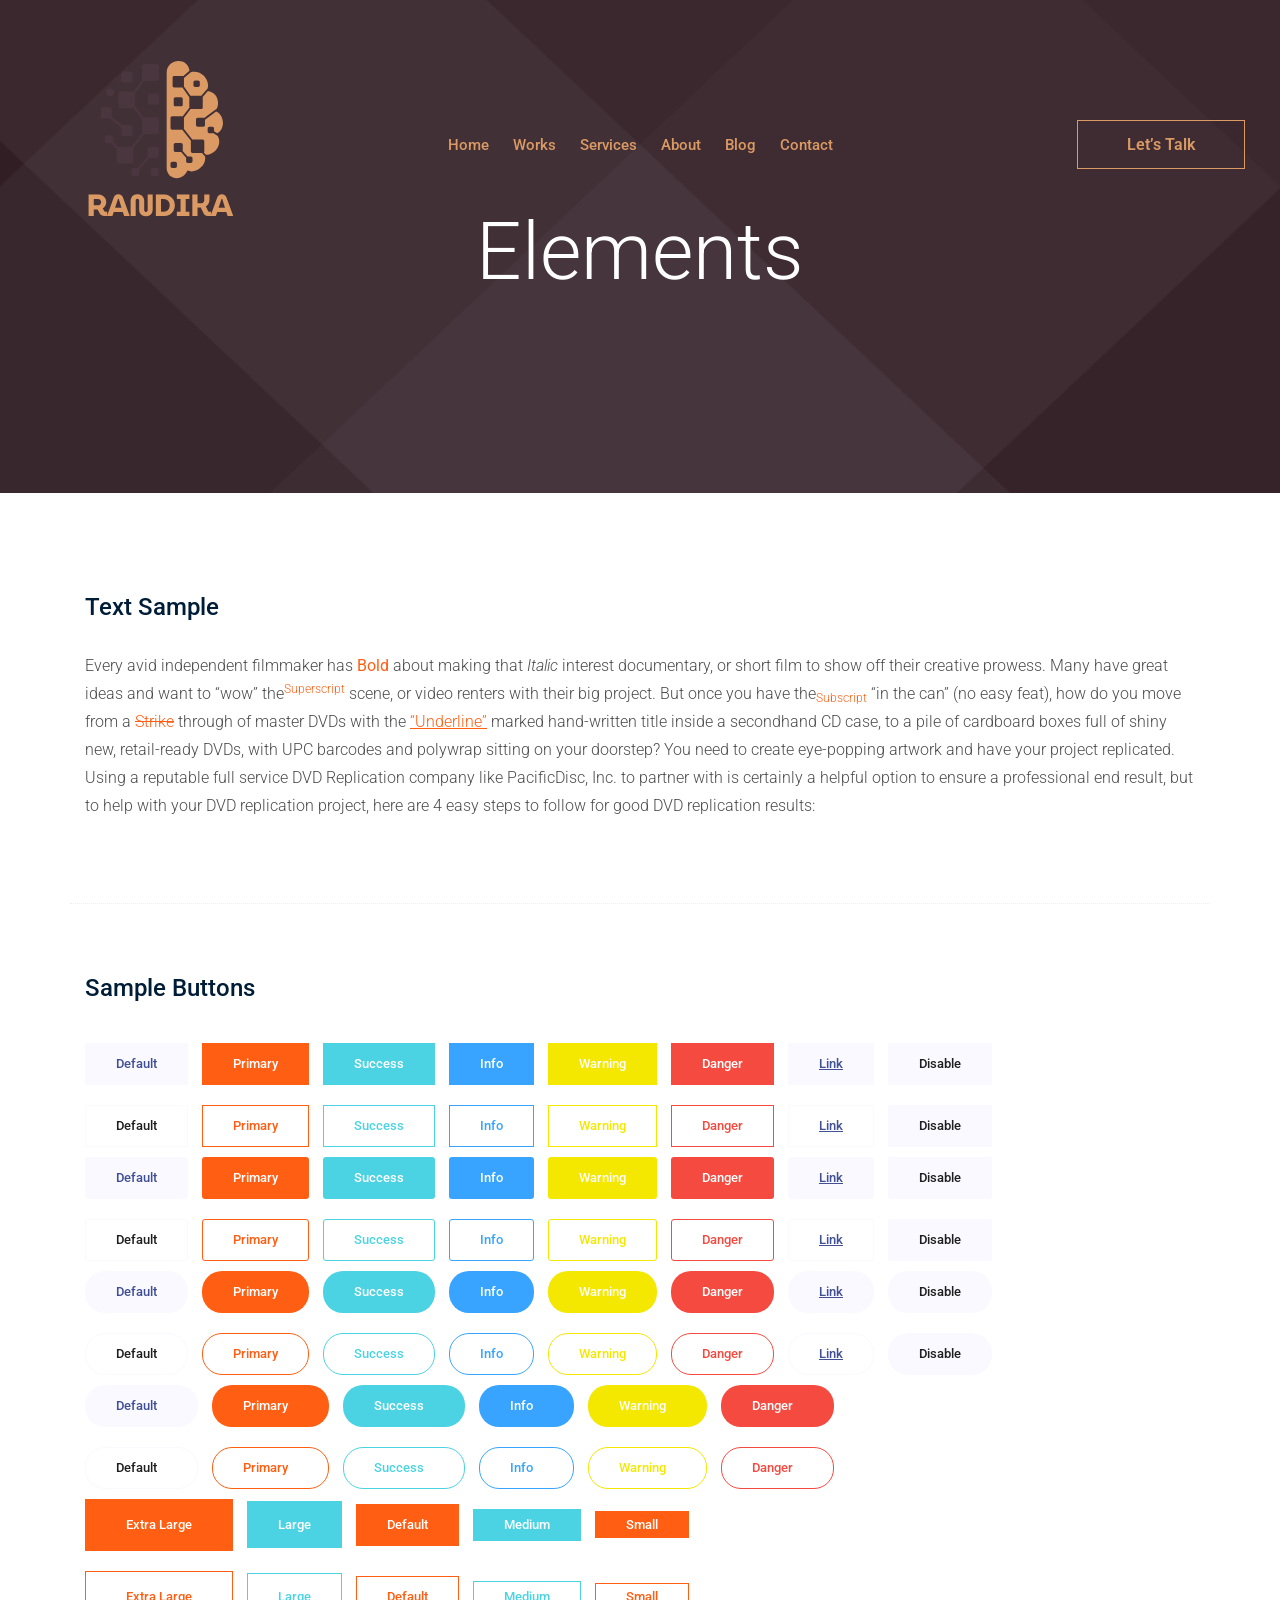
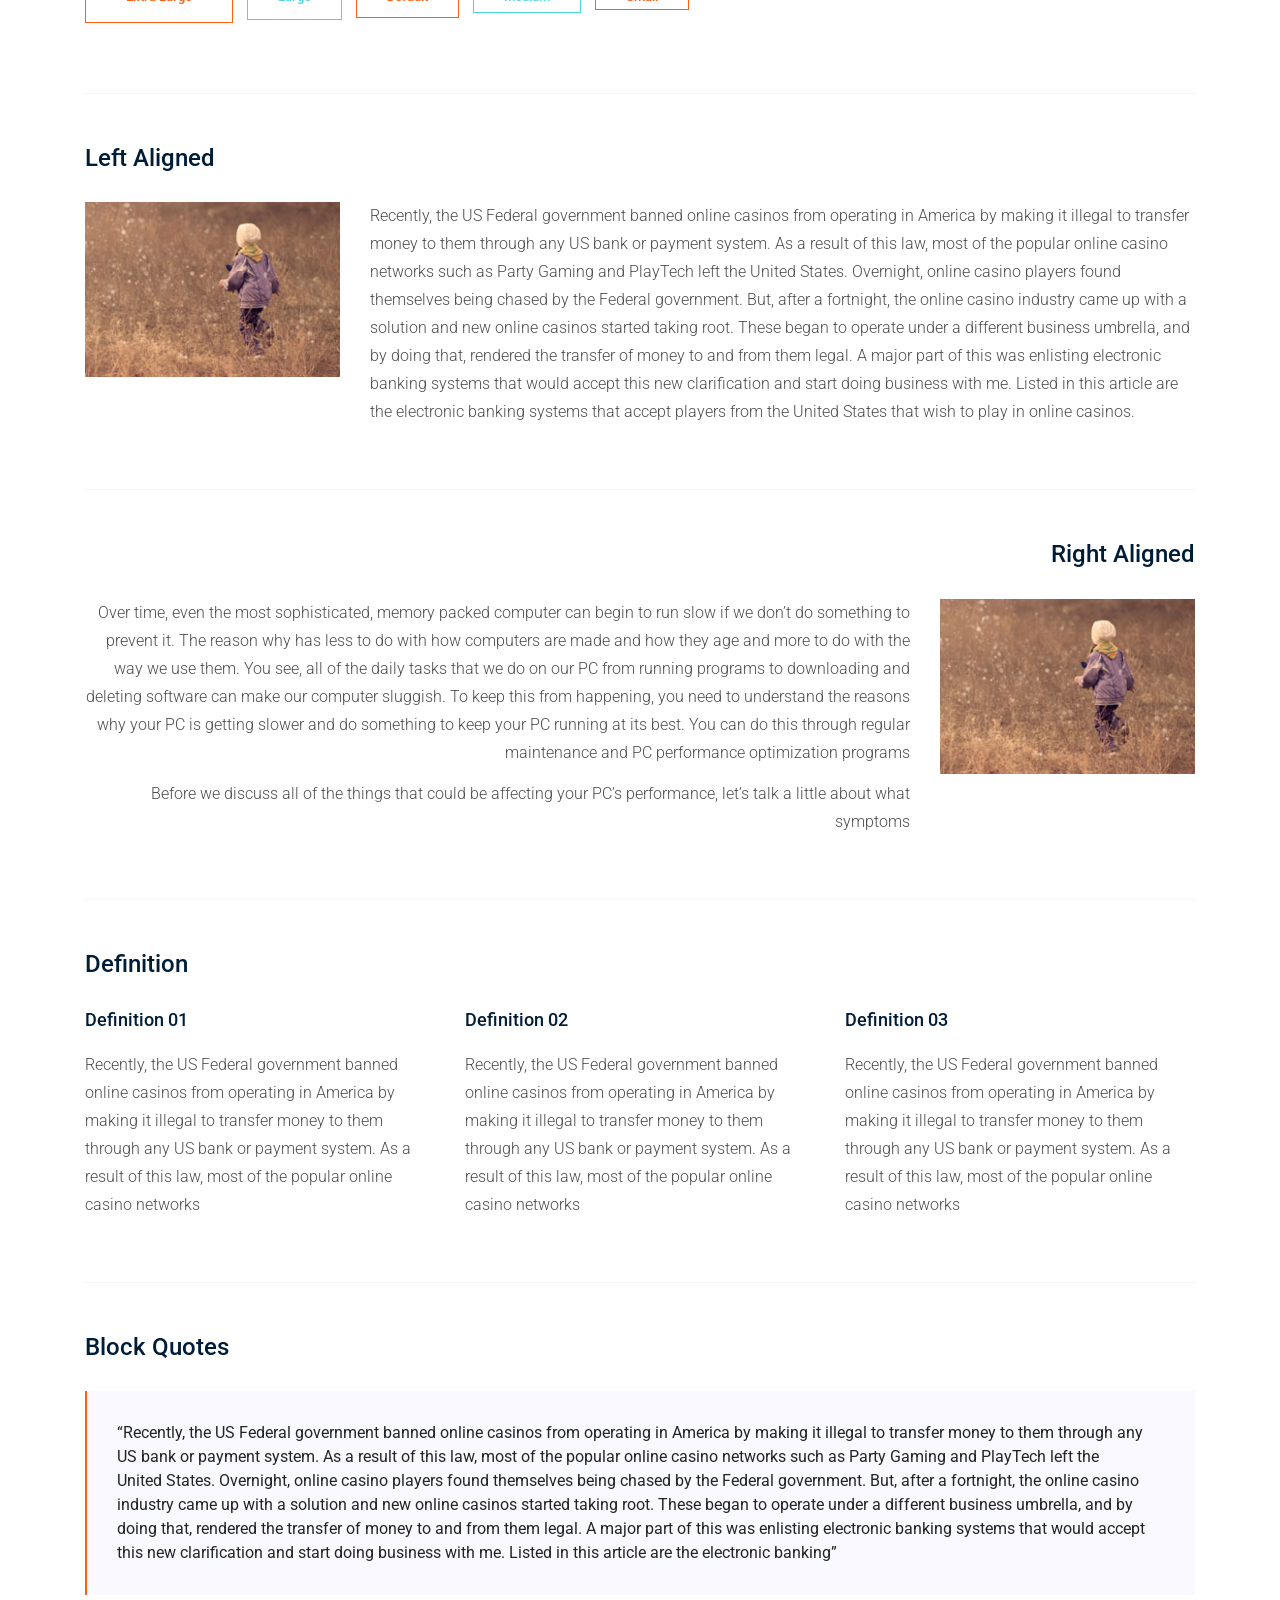
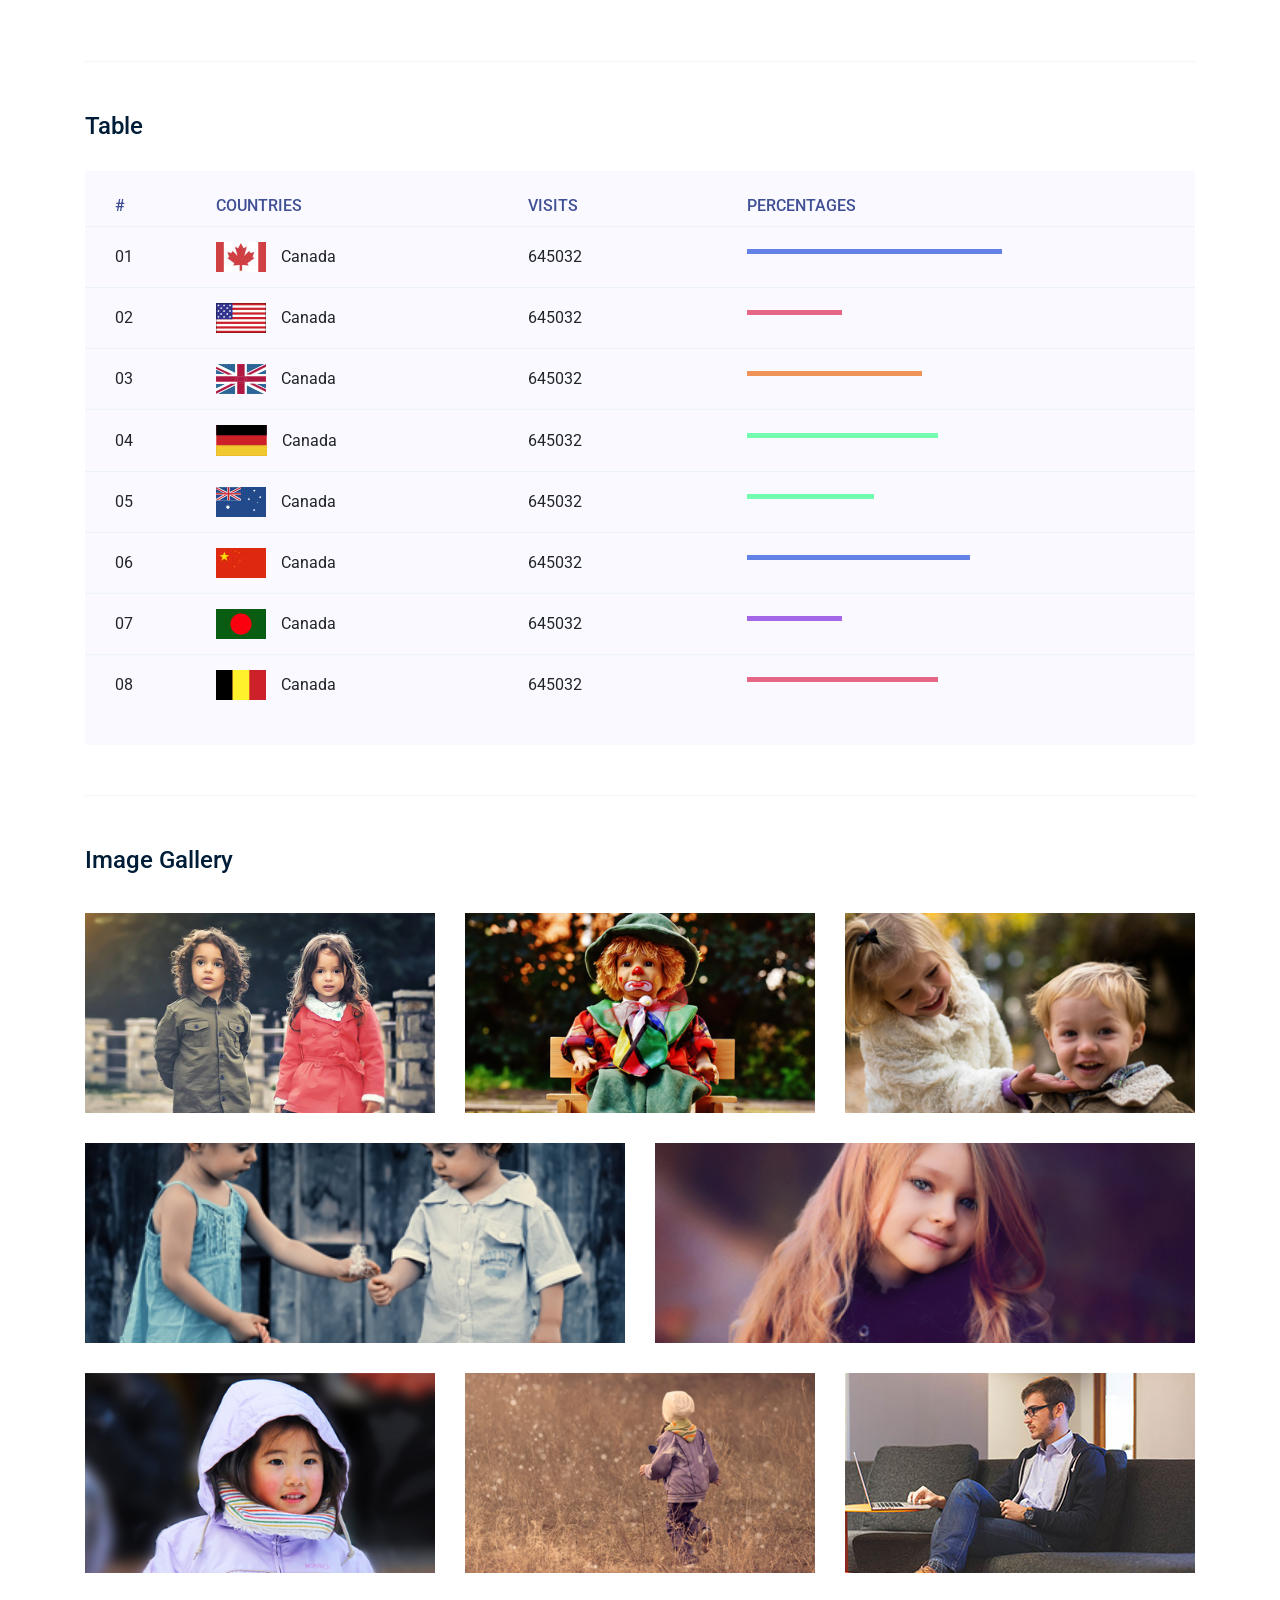
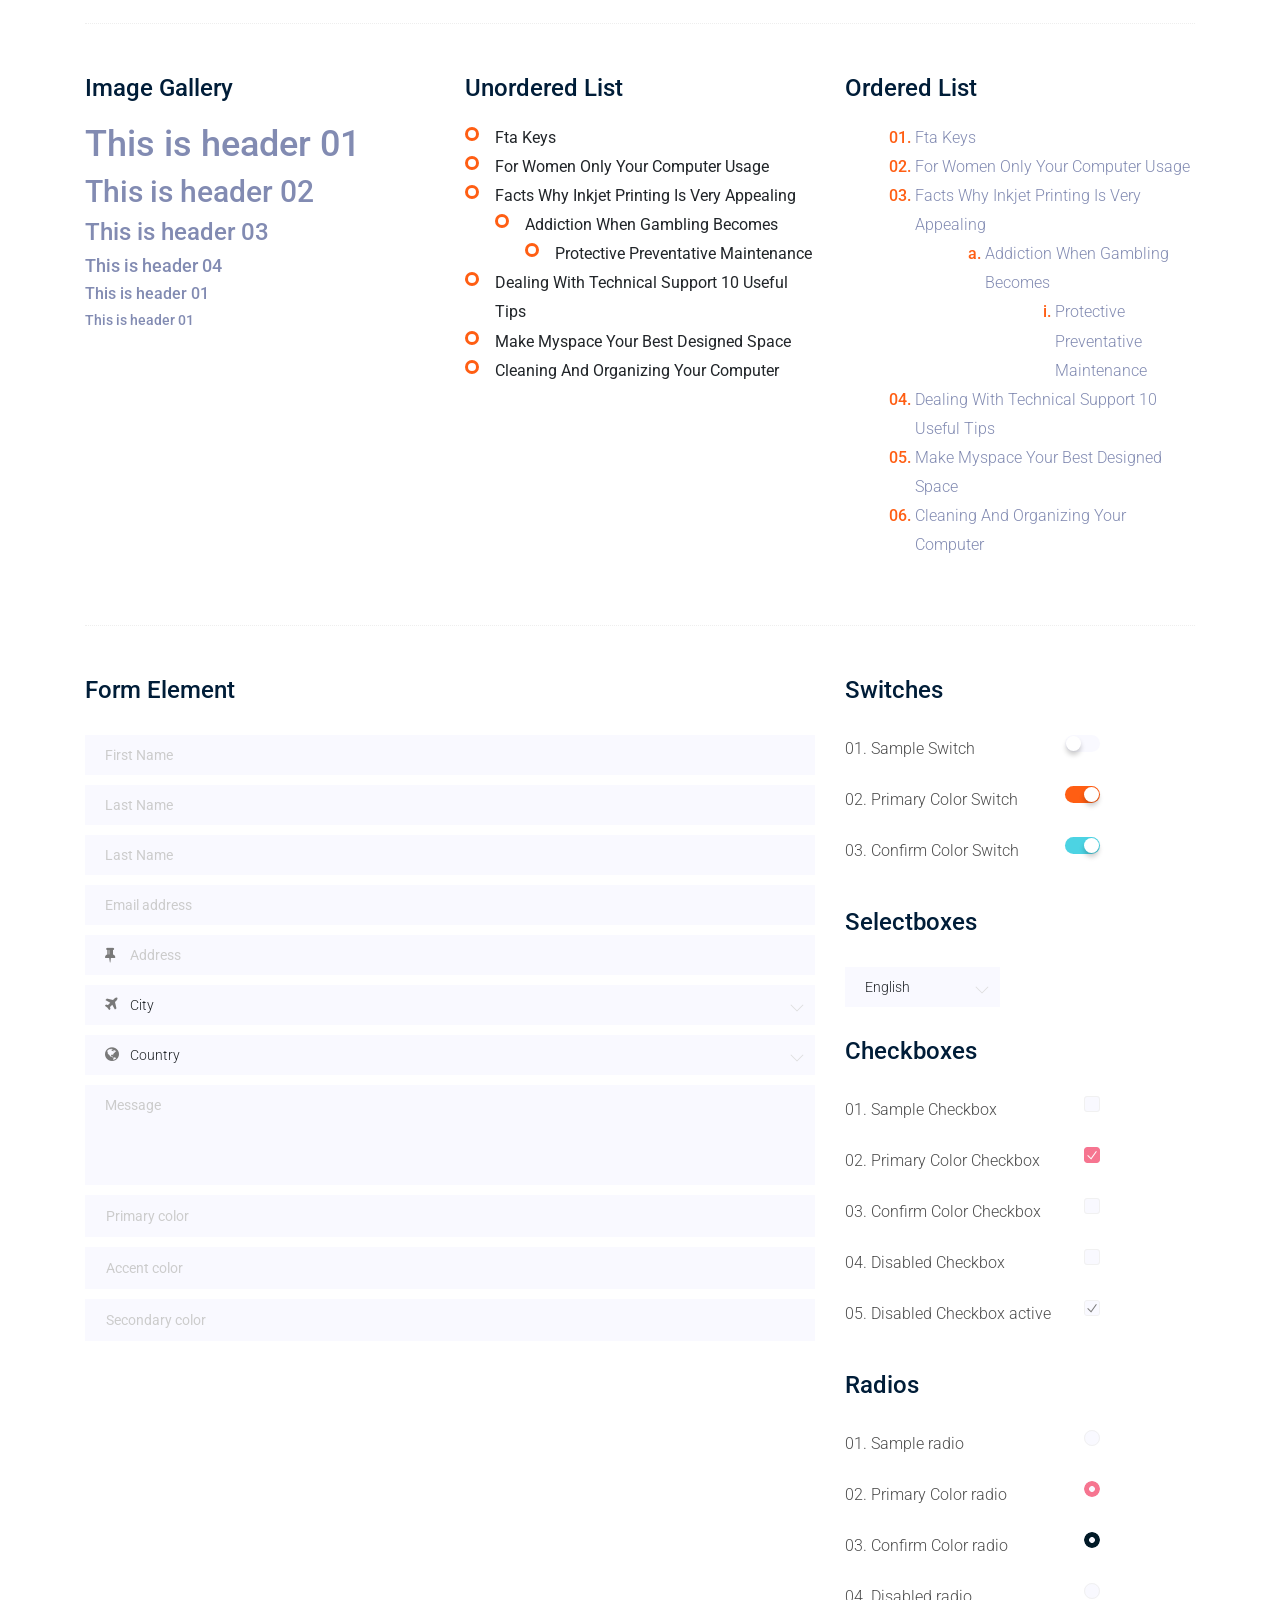
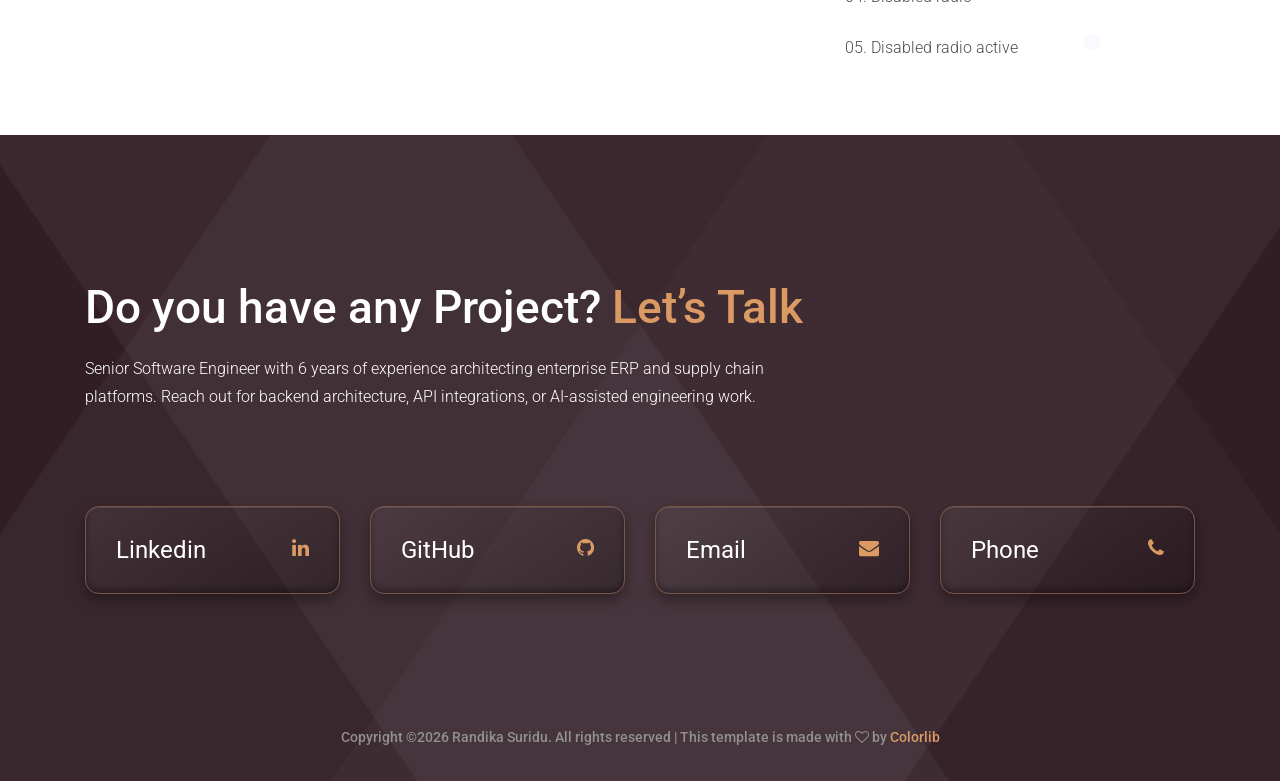
<file: elements.html>
<!doctype html>
<html class="no-js" lang="en">

<head>
	<meta charset="utf-8">
	<meta http-equiv="x-ua-compatible" content="ie=edge">
	<title>Elements | Randika Suridu</title>
    <meta name="description" content="UI element reference page for the Randika Suridu portfolio.">
    <meta name="robots" content="noindex, follow">
	<meta name="viewport" content="width=device-width, initial-scale=1">

	<!-- <link rel="manifest" href="site.webmanifest"> -->
	<link rel="shortcut icon" type="image/x-icon" href="img/favicon.png">
	<!-- Place favicon.ico in the root directory -->

	<!-- CSS here -->
	<link rel="stylesheet" href="css/bootstrap.min.css">
	<link rel="stylesheet" href="css/owl.carousel.min.css">
	<link rel="stylesheet" href="css/magnific-popup.css">
	<link rel="stylesheet" href="css/font-awesome.min.css">
	<link rel="stylesheet" href="css/themify-icons.css">
	<link rel="stylesheet" href="css/nice-select.css">
	<link rel="stylesheet" href="css/flaticon.css">
	<link rel="stylesheet" href="css/gijgo.css">
	<link rel="stylesheet" href="css/animate.css">
	<link rel="stylesheet" href="css/slicknav.css">
	<link rel="stylesheet" href="css/style.css">
	<!-- <link rel="stylesheet" href="css/responsive.css"> -->
    <link rel="canonical" href="https://www.randikasuridu.com/elements.html">
</head>

<body>
	<!--[if lte IE 9]>
            <p class="browserupgrade">You are using an <strong>outdated</strong> browser. Please <a href="https://browsehappy.com/">upgrade your browser</a> to improve your experience and security.</p>
        <![endif]-->

    <!-- header-start -->
    <header>
            <div class="header-area ">
                <div id="sticky-header" class="main-header-area">
                    <div class="container-fluid ">
                        <div class="header_bottom_border">
                            <div class="row align-items-center">
                                <div class="col-xl-3 col-lg-2">
                                    <div class="logo">
                                        <a href="index.html">
                                            <img src="img/logo.png" alt="">
                                        </a>
                                    </div>
                                </div>
                                <div class="col-xl-6 col-lg-7">
                                    <div class="main-menu  d-none d-lg-block">
                                        <nav>
                                            <ul id="navigation">
                                                <li><a href="index.html">home</a></li>
                                                <li><a href="works.html">Works</a></li>
                                                <li><a href="services.html">Services</a></li>
                                                <li><a href="about.html">about</a></li>
                                                <li><a href="blog.html">blog</a></li>
                                                <li><a href="contact.html">Contact</a></li>
                                            </ul>
                                        </nav>
                                    </div>
                                </div>
                                <div class="col-xl-3 col-lg-3 d-none d-lg-block">
                                    <div class="Appointment">
                                        <div class="book_btn d-none d-lg-block">
                                            <a href="contact.html">Let’s Talk</a>
                                        </div>
                                    </div>
                                </div>
                                <div class="col-12">
                                    <div class="mobile_menu d-block d-lg-none"></div>
                                </div>
                            </div>
                        </div>
    
                    </div>
                </div>
            </div>
        </header>
        <!-- header-end -->
    
		<!-- bradcam_area  -->
		<div class="bradcam_area bradcam_bg_1">
			<div class="container">
				<div class="row">
					<div class="col-xl-12">
						<div class="bradcam_text text-center">
							<h3>elements</h3>
						</div>
					</div>
				</div>
			</div>
		</div>
		<!--/ bradcam_area  -->

	<!-- Start Sample Area -->
	<section class="sample-text-area">
		<div class="container box_1170">
			<h3 class="text-heading">Text Sample</h3>
			<p class="sample-text">
				Every avid independent filmmaker has <b>Bold</b> about making that <i>Italic</i> interest documentary,
				or short
				film to show off their creative prowess. Many have great ideas and want to “wow”
				the<sup>Superscript</sup> scene,
				or video renters with their big project. But once you have the<sub>Subscript</sub> “in the can” (no easy
				feat), how
				do you move from a <del>Strike</del> through of master DVDs with the <u>“Underline”</u> marked
				hand-written title
				inside a secondhand CD case, to a pile of cardboard boxes full of shiny new, retail-ready DVDs, with UPC
				barcodes
				and polywrap sitting on your doorstep? You need to create eye-popping artwork and have your project
				replicated.
				Using a reputable full service DVD Replication company like PacificDisc, Inc. to partner with is
				certainly a
				helpful option to ensure a professional end result, but to help with your DVD replication project, here
				are 4 easy
				steps to follow for good DVD replication results:

			</p>
		</div>
	</section>
	<!-- End Sample Area -->

	<!-- Start Button -->
	<section class="button-area">
		<div class="container box_1170 border-top-generic">
			<h3 class="text-heading">Sample Buttons</h3>
			<div class="button-group-area">
				<a href="#" class="genric-btn default">Default</a>
				<a href="#" class="genric-btn primary">Primary</a>
				<a href="#" class="genric-btn success">Success</a>
				<a href="#" class="genric-btn info">Info</a>
				<a href="#" class="genric-btn warning">Warning</a>
				<a href="#" class="genric-btn danger">Danger</a>
				<a href="#" class="genric-btn link">Link</a>
				<a href="#" class="genric-btn disable">Disable</a>
			</div>
			<div class="button-group-area mt-10">
				<a href="#" class="genric-btn default-border">Default</a>
				<a href="#" class="genric-btn primary-border">Primary</a>
				<a href="#" class="genric-btn success-border">Success</a>
				<a href="#" class="genric-btn info-border">Info</a>
				<a href="#" class="genric-btn warning-border">Warning</a>
				<a href="#" class="genric-btn danger-border">Danger</a>
				<a href="#" class="genric-btn link-border">Link</a>
				<a href="#" class="genric-btn disable">Disable</a>
			</div>
			<div class="button-group-area mt-40">
				<a href="#" class="genric-btn default radius">Default</a>
				<a href="#" class="genric-btn primary radius">Primary</a>
				<a href="#" class="genric-btn success radius">Success</a>
				<a href="#" class="genric-btn info radius">Info</a>
				<a href="#" class="genric-btn warning radius">Warning</a>
				<a href="#" class="genric-btn danger radius">Danger</a>
				<a href="#" class="genric-btn link radius">Link</a>
				<a href="#" class="genric-btn disable radius">Disable</a>
			</div>
			<div class="button-group-area mt-10">
				<a href="#" class="genric-btn default-border radius">Default</a>
				<a href="#" class="genric-btn primary-border radius">Primary</a>
				<a href="#" class="genric-btn success-border radius">Success</a>
				<a href="#" class="genric-btn info-border radius">Info</a>
				<a href="#" class="genric-btn warning-border radius">Warning</a>
				<a href="#" class="genric-btn danger-border radius">Danger</a>
				<a href="#" class="genric-btn link-border radius">Link</a>
				<a href="#" class="genric-btn disable radius">Disable</a>
			</div>
			<div class="button-group-area mt-40">
				<a href="#" class="genric-btn default circle">Default</a>
				<a href="#" class="genric-btn primary circle">Primary</a>
				<a href="#" class="genric-btn success circle">Success</a>
				<a href="#" class="genric-btn info circle">Info</a>
				<a href="#" class="genric-btn warning circle">Warning</a>
				<a href="#" class="genric-btn danger circle">Danger</a>
				<a href="#" class="genric-btn link circle">Link</a>
				<a href="#" class="genric-btn disable circle">Disable</a>
			</div>
			<div class="button-group-area mt-10">
				<a href="#" class="genric-btn default-border circle">Default</a>
				<a href="#" class="genric-btn primary-border circle">Primary</a>
				<a href="#" class="genric-btn success-border circle">Success</a>
				<a href="#" class="genric-btn info-border circle">Info</a>
				<a href="#" class="genric-btn warning-border circle">Warning</a>
				<a href="#" class="genric-btn danger-border circle">Danger</a>
				<a href="#" class="genric-btn link-border circle">Link</a>
				<a href="#" class="genric-btn disable circle">Disable</a>
			</div>
			<div class="button-group-area mt-40">
				<a href="#" class="genric-btn default circle arrow">Default<span class="lnr lnr-arrow-right"></span></a>
				<a href="#" class="genric-btn primary circle arrow">Primary<span class="lnr lnr-arrow-right"></span></a>
				<a href="#" class="genric-btn success circle arrow">Success<span class="lnr lnr-arrow-right"></span></a>
				<a href="#" class="genric-btn info circle arrow">Info<span class="lnr lnr-arrow-right"></span></a>
				<a href="#" class="genric-btn warning circle arrow">Warning<span class="lnr lnr-arrow-right"></span></a>
				<a href="#" class="genric-btn danger circle arrow">Danger<span class="lnr lnr-arrow-right"></span></a>
			</div>
			<div class="button-group-area mt-10">
				<a href="#" class="genric-btn default-border circle arrow">Default<span
						class="lnr lnr-arrow-right"></span></a>
				<a href="#" class="genric-btn primary-border circle arrow">Primary<span
						class="lnr lnr-arrow-right"></span></a>
				<a href="#" class="genric-btn success-border circle arrow">Success<span
						class="lnr lnr-arrow-right"></span></a>
				<a href="#" class="genric-btn info-border circle arrow">Info<span
						class="lnr lnr-arrow-right"></span></a>
				<a href="#" class="genric-btn warning-border circle arrow">Warning<span
						class="lnr lnr-arrow-right"></span></a>
				<a href="#" class="genric-btn danger-border circle arrow">Danger<span
						class="lnr lnr-arrow-right"></span></a>
			</div>
			<div class="button-group-area mt-40">
				<a href="#" class="genric-btn primary e-large">Extra Large</a>
				<a href="#" class="genric-btn success large">Large</a>
				<a href="#" class="genric-btn primary">Default</a>
				<a href="#" class="genric-btn success medium">Medium</a>
				<a href="#" class="genric-btn primary small">Small</a>
			</div>
			<div class="button-group-area mt-10">
				<a href="#" class="genric-btn primary-border e-large">Extra Large</a>
				<a href="#" class="genric-btn success-border large">Large</a>
				<a href="#" class="genric-btn primary-border">Default</a>
				<a href="#" class="genric-btn success-border medium">Medium</a>
				<a href="#" class="genric-btn primary-border small">Small</a>
			</div>
		</div>
	</section>
	<!-- End Button -->

	<!-- Start Align Area -->
	<div class="whole-wrap">
		<div class="container box_1170">
			<div class="section-top-border">
				<h3 class="mb-30">Left Aligned</h3>
				<div class="row">
					<div class="col-md-3">
						<img src="img/elements/d.jpg" alt="" class="img-fluid">
					</div>
					<div class="col-md-9 mt-sm-20">
						<p>Recently, the US Federal government banned online casinos from operating in America by making
							it illegal to
							transfer money to them through any US bank or payment system. As a result of this law, most
							of the popular
							online casino networks such as Party Gaming and PlayTech left the United States. Overnight,
							online casino
							players found themselves being chased by the Federal government. But, after a fortnight, the
							online casino
							industry came up with a solution and new online casinos started taking root. These began to
							operate under a
							different business umbrella, and by doing that, rendered the transfer of money to and from
							them legal. A major
							part of this was enlisting electronic banking systems that would accept this new
							clarification and start doing
							business with me. Listed in this article are the electronic banking systems that accept
							players from the United
							States that wish to play in online casinos.</p>
					</div>
				</div>
			</div>
			<div class="section-top-border text-right">
				<h3 class="mb-30">Right Aligned</h3>
				<div class="row">
					<div class="col-md-9">
						<p class="text-right">Over time, even the most sophisticated, memory packed computer can begin
							to run slow if we
							don’t do something to prevent it. The reason why has less to do with how computers are made
							and how they age and
							more to do with the way we use them. You see, all of the daily tasks that we do on our PC
							from running programs
							to downloading and deleting software can make our computer sluggish. To keep this from
							happening, you need to
							understand the reasons why your PC is getting slower and do something to keep your PC
							running at its best. You
							can do this through regular maintenance and PC performance optimization programs</p>
						<p class="text-right">Before we discuss all of the things that could be affecting your PC’s
							performance, let’s
							talk a little about what symptoms</p>
					</div>
					<div class="col-md-3">
						<img src="img/elements/d.jpg" alt="" class="img-fluid">
					</div>
				</div>
			</div>
			<div class="section-top-border">
				<h3 class="mb-30">Definition</h3>
				<div class="row">
					<div class="col-md-4">
						<div class="single-defination">
							<h4 class="mb-20">Definition 01</h4>
							<p>Recently, the US Federal government banned online casinos from operating in America by
								making it illegal to
								transfer money to them through any US bank or payment system. As a result of this law,
								most of the popular
								online casino networks</p>
						</div>
					</div>
					<div class="col-md-4">
						<div class="single-defination">
							<h4 class="mb-20">Definition 02</h4>
							<p>Recently, the US Federal government banned online casinos from operating in America by
								making it illegal to
								transfer money to them through any US bank or payment system. As a result of this law,
								most of the popular
								online casino networks</p>
						</div>
					</div>
					<div class="col-md-4">
						<div class="single-defination">
							<h4 class="mb-20">Definition 03</h4>
							<p>Recently, the US Federal government banned online casinos from operating in America by
								making it illegal to
								transfer money to them through any US bank or payment system. As a result of this law,
								most of the popular
								online casino networks</p>
						</div>
					</div>
				</div>
			</div>
			<div class="section-top-border">
				<h3 class="mb-30">Block Quotes</h3>
				<div class="row">
					<div class="col-lg-12">
						<blockquote class="generic-blockquote">
							“Recently, the US Federal government banned online casinos from operating in America by
							making it illegal to
							transfer money to them through any US bank or payment system. As a result of this law, most
							of the popular
							online casino networks such as Party Gaming and PlayTech left the United States. Overnight,
							online casino
							players found themselves being chased by the Federal government. But, after a fortnight, the
							online casino
							industry came up with a solution and new online casinos started taking root. These began to
							operate under a
							different business umbrella, and by doing that, rendered the transfer of money to and from
							them legal. A major
							part of this was enlisting electronic banking systems that would accept this new
							clarification and start doing
							business with me. Listed in this article are the electronic banking”
						</blockquote>
					</div>
				</div>
			</div>
			<div class="section-top-border">
				<h3 class="mb-30">Table</h3>
				<div class="progress-table-wrap">
					<div class="progress-table">
						<div class="table-head">
							<div class="serial">#</div>
							<div class="country">Countries</div>
							<div class="visit">Visits</div>
							<div class="percentage">Percentages</div>
						</div>
						<div class="table-row">
							<div class="serial">01</div>
							<div class="country"> <img src="img/elements/f1.jpg" alt="flag">Canada</div>
							<div class="visit">645032</div>
							<div class="percentage">
								<div class="progress">
									<div class="progress-bar color-1" role="progressbar" style="width: 80%"
										aria-valuenow="80" aria-valuemin="0" aria-valuemax="100"></div>
								</div>
							</div>
						</div>
						<div class="table-row">
							<div class="serial">02</div>
							<div class="country"> <img src="img/elements/f2.jpg" alt="flag">Canada</div>
							<div class="visit">645032</div>
							<div class="percentage">
								<div class="progress">
									<div class="progress-bar color-2" role="progressbar" style="width: 30%"
										aria-valuenow="30" aria-valuemin="0" aria-valuemax="100"></div>
								</div>
							</div>
						</div>
						<div class="table-row">
							<div class="serial">03</div>
							<div class="country"> <img src="img/elements/f3.jpg" alt="flag">Canada</div>
							<div class="visit">645032</div>
							<div class="percentage">
								<div class="progress">
									<div class="progress-bar color-3" role="progressbar" style="width: 55%"
										aria-valuenow="55" aria-valuemin="0" aria-valuemax="100"></div>
								</div>
							</div>
						</div>
						<div class="table-row">
							<div class="serial">04</div>
							<div class="country"> <img src="img/elements/f4.jpg" alt="flag">Canada</div>
							<div class="visit">645032</div>
							<div class="percentage">
								<div class="progress">
									<div class="progress-bar color-4" role="progressbar" style="width: 60%"
										aria-valuenow="60" aria-valuemin="0" aria-valuemax="100"></div>
								</div>
							</div>
						</div>
						<div class="table-row">
							<div class="serial">05</div>
							<div class="country"> <img src="img/elements/f5.jpg" alt="flag">Canada</div>
							<div class="visit">645032</div>
							<div class="percentage">
								<div class="progress">
									<div class="progress-bar color-5" role="progressbar" style="width: 40%"
										aria-valuenow="40" aria-valuemin="0" aria-valuemax="100"></div>
								</div>
							</div>
						</div>
						<div class="table-row">
							<div class="serial">06</div>
							<div class="country"> <img src="img/elements/f6.jpg" alt="flag">Canada</div>
							<div class="visit">645032</div>
							<div class="percentage">
								<div class="progress">
									<div class="progress-bar color-6" role="progressbar" style="width: 70%"
										aria-valuenow="70" aria-valuemin="0" aria-valuemax="100"></div>
								</div>
							</div>
						</div>
						<div class="table-row">
							<div class="serial">07</div>
							<div class="country"> <img src="img/elements/f7.jpg" alt="flag">Canada</div>
							<div class="visit">645032</div>
							<div class="percentage">
								<div class="progress">
									<div class="progress-bar color-7" role="progressbar" style="width: 30%"
										aria-valuenow="30" aria-valuemin="0" aria-valuemax="100"></div>
								</div>
							</div>
						</div>
						<div class="table-row">
							<div class="serial">08</div>
							<div class="country"> <img src="img/elements/f8.jpg" alt="flag">Canada</div>
							<div class="visit">645032</div>
							<div class="percentage">
								<div class="progress">
									<div class="progress-bar color-8" role="progressbar" style="width: 60%"
										aria-valuenow="60" aria-valuemin="0" aria-valuemax="100"></div>
								</div>
							</div>
						</div>
					</div>
				</div>
			</div>
			<div class="section-top-border">
				<h3>Image Gallery</h3>
				<div class="row gallery-item">
					<div class="col-md-4">
						<a href="img/elements/g1.jpg" class="img-pop-up">
							<div class="single-gallery-image" style="background: url(img/elements/g1.jpg);"></div>
						</a>
					</div>
					<div class="col-md-4">
						<a href="img/elements/g2.jpg" class="img-pop-up">
							<div class="single-gallery-image" style="background: url(img/elements/g2.jpg);"></div>
						</a>
					</div>
					<div class="col-md-4">
						<a href="img/elements/g3.jpg" class="img-pop-up">
							<div class="single-gallery-image" style="background: url(img/elements/g3.jpg);"></div>
						</a>
					</div>
					<div class="col-md-6">
						<a href="img/elements/g4.jpg" class="img-pop-up">
							<div class="single-gallery-image" style="background: url(img/elements/g4.jpg);"></div>
						</a>
					</div>
					<div class="col-md-6">
						<a href="img/elements/g5.jpg" class="img-pop-up">
							<div class="single-gallery-image" style="background: url(img/elements/g5.jpg);"></div>
						</a>
					</div>
					<div class="col-md-4">
						<a href="img/elements/g6.jpg" class="img-pop-up">
							<div class="single-gallery-image" style="background: url(img/elements/g6.jpg);"></div>
						</a>
					</div>
					<div class="col-md-4">
						<a href="img/elements/g7.jpg" class="img-pop-up">
							<div class="single-gallery-image" style="background: url(img/elements/g7.jpg);"></div>
						</a>
					</div>
					<div class="col-md-4">
						<a href="img/elements/g8.jpg" class="img-pop-up">
							<div class="single-gallery-image" style="background: url(img/elements/g8.jpg);"></div>
						</a>
					</div>
				</div>
			</div>
			<div class="section-top-border">
				<div class="row">
					<div class="col-md-4">
						<h3 class="mb-20">Image Gallery</h3>
						<div class="typography">
							<h1>This is header 01</h1>
							<h2>This is header 02</h2>
							<h3>This is header 03</h3>
							<h4>This is header 04</h4>
							<h5>This is header 01</h5>
							<h6>This is header 01</h6>
						</div>
					</div>
					<div class="col-md-4 mt-sm-30">
						<h3 class="mb-20">Unordered List</h3>
						<div class="">
							<ul class="unordered-list">
								<li>Fta Keys</li>
								<li>For Women Only Your Computer Usage</li>
								<li>Facts Why Inkjet Printing Is Very Appealing
									<ul>
										<li>Addiction When Gambling Becomes
											<ul>
												<li>Protective Preventative Maintenance</li>
											</ul>
										</li>
									</ul>
								</li>
								<li>Dealing With Technical Support 10 Useful Tips</li>
								<li>Make Myspace Your Best Designed Space</li>
								<li>Cleaning And Organizing Your Computer</li>
							</ul>
						</div>
					</div>
					<div class="col-md-4 mt-sm-30">
						<h3 class="mb-20">Ordered List</h3>
						<div class="">
							<ol class="ordered-list">
								<li><span>Fta Keys</span></li>
								<li><span>For Women Only Your Computer Usage</span></li>
								<li><span>Facts Why Inkjet Printing Is Very Appealing</span>
									<ol class="ordered-list-alpha">
										<li><span>Addiction When Gambling Becomes</span>
											<ol class="ordered-list-roman">
												<li><span>Protective Preventative Maintenance</span></li>
											</ol>
										</li>
									</ol>
								</li>
								<li><span>Dealing With Technical Support 10 Useful Tips</span></li>
								<li><span>Make Myspace Your Best Designed Space</span></li>
								<li><span>Cleaning And Organizing Your Computer</span></li>
							</ol>
						</div>
					</div>
				</div>
			</div>
			<div class="section-top-border">
				<div class="row">
					<div class="col-lg-8 col-md-8">
						<h3 class="mb-30">Form Element</h3>
						<form action="#">
							<div class="mt-10">
								<input type="text" name="first_name" placeholder="First Name"
									onfocus="this.placeholder = ''" onblur="this.placeholder = 'First Name'" required
									class="single-input">
							</div>
							<div class="mt-10">
								<input type="text" name="last_name" placeholder="Last Name"
									onfocus="this.placeholder = ''" onblur="this.placeholder = 'Last Name'" required
									class="single-input">
							</div>
							<div class="mt-10">
								<input type="text" name="last_name" placeholder="Last Name"
									onfocus="this.placeholder = ''" onblur="this.placeholder = 'Last Name'" required
									class="single-input">
							</div>
							<div class="mt-10">
								<input type="email" name="EMAIL" placeholder="Email address"
									onfocus="this.placeholder = ''" onblur="this.placeholder = 'Email address'" required
									class="single-input">
							</div>
							<div class="input-group-icon mt-10">
								<div class="icon"><i class="fa fa-thumb-tack" aria-hidden="true"></i></div>
								<input type="text" name="address" placeholder="Address" onfocus="this.placeholder = ''"
									onblur="this.placeholder = 'Address'" required class="single-input">
							</div>
							<div class="input-group-icon mt-10">
								<div class="icon"><i class="fa fa-plane" aria-hidden="true"></i></div>
								<div class="form-select" id="default-select"">
											<select>
												<option value=" 1">City</option>
									<option value="1">Dhaka</option>
									<option value="1">Dilli</option>
									<option value="1">Newyork</option>
									<option value="1">Islamabad</option>
									</select>
								</div>
							</div>
							<div class="input-group-icon mt-10">
								<div class="icon"><i class="fa fa-globe" aria-hidden="true"></i></div>
								<div class="form-select" id="default-select"">
											<select>
												<option value=" 1">Country</option>
									<option value="1">Bangladesh</option>
									<option value="1">India</option>
									<option value="1">England</option>
									<option value="1">Srilanka</option>
									</select>
								</div>
							</div>

							<div class="mt-10">
								<textarea class="single-textarea" placeholder="Message" onfocus="this.placeholder = ''"
									onblur="this.placeholder = 'Message'" required></textarea>
							</div>
							<!-- For Gradient Border Use -->
							<!-- <div class="mt-10">
										<div class="primary-input">
											<input id="primary-input" type="text" name="first_name" placeholder="Primary color" onfocus="this.placeholder = ''" onblur="this.placeholder = 'Primary color'">
											<label for="primary-input"></label>
										</div>
									</div> -->
							<div class="mt-10">
								<input type="text" name="first_name" placeholder="Primary color"
									onfocus="this.placeholder = ''" onblur="this.placeholder = 'Primary color'" required
									class="single-input-primary">
							</div>
							<div class="mt-10">
								<input type="text" name="first_name" placeholder="Accent color"
									onfocus="this.placeholder = ''" onblur="this.placeholder = 'Accent color'" required
									class="single-input-accent">
							</div>
							<div class="mt-10">
								<input type="text" name="first_name" placeholder="Secondary color"
									onfocus="this.placeholder = ''" onblur="this.placeholder = 'Secondary color'"
									required class="single-input-secondary">
							</div>
						</form>
					</div>
					<div class="col-lg-3 col-md-4 mt-sm-30">
						<div class="single-element-widget">
							<h3 class="mb-30">Switches</h3>
							<div class="switch-wrap d-flex justify-content-between">
								<p>01. Sample Switch</p>
								<div class="primary-switch">
									<input type="checkbox" id="default-switch">
									<label for="default-switch"></label>
								</div>
							</div>
							<div class="switch-wrap d-flex justify-content-between">
								<p>02. Primary Color Switch</p>
								<div class="primary-switch">
									<input type="checkbox" id="primary-switch" checked>
									<label for="primary-switch"></label>
								</div>
							</div>
							<div class="switch-wrap d-flex justify-content-between">
								<p>03. Confirm Color Switch</p>
								<div class="confirm-switch">
									<input type="checkbox" id="confirm-switch" checked>
									<label for="confirm-switch"></label>
								</div>
							</div>
						</div>
						<div class="single-element-widget mt-30">
							<h3 class="mb-30">Selectboxes</h3>
							<div class="default-select" id="default-select"">
										<select>
											<option value=" 1">English</option>
								<option value="1">Spanish</option>
								<option value="1">Arabic</option>
								<option value="1">Portuguise</option>
								<option value="1">Bengali</option>
								</select>
							</div>
						</div>
						<div class="single-element-widget mt-30">
							<h3 class="mb-30">Checkboxes</h3>
							<div class="switch-wrap d-flex justify-content-between">
								<p>01. Sample Checkbox</p>
								<div class="primary-checkbox">
									<input type="checkbox" id="default-checkbox">
									<label for="default-checkbox"></label>
								</div>
							</div>
							<div class="switch-wrap d-flex justify-content-between">
								<p>02. Primary Color Checkbox</p>
								<div class="primary-checkbox">
									<input type="checkbox" id="primary-checkbox" checked>
									<label for="primary-checkbox"></label>
								</div>
							</div>
							<div class="switch-wrap d-flex justify-content-between">
								<p>03. Confirm Color Checkbox</p>
								<div class="confirm-checkbox">
									<input type="checkbox" id="confirm-checkbox">
									<label for="confirm-checkbox"></label>
								</div>
							</div>
							<div class="switch-wrap d-flex justify-content-between">
								<p>04. Disabled Checkbox</p>
								<div class="disabled-checkbox">
									<input type="checkbox" id="disabled-checkbox" disabled>
									<label for="disabled-checkbox"></label>
								</div>
							</div>
							<div class="switch-wrap d-flex justify-content-between">
								<p>05. Disabled Checkbox active</p>
								<div class="disabled-checkbox">
									<input type="checkbox" id="disabled-checkbox-active" checked disabled>
									<label for="disabled-checkbox-active"></label>
								</div>
							</div>
						</div>
						<div class="single-element-widget mt-30">
							<h3 class="mb-30">Radios</h3>
							<div class="switch-wrap d-flex justify-content-between">
								<p>01. Sample radio</p>
								<div class="primary-radio">
									<input type="checkbox" id="default-radio">
									<label for="default-radio"></label>
								</div>
							</div>
							<div class="switch-wrap d-flex justify-content-between">
								<p>02. Primary Color radio</p>
								<div class="primary-radio">
									<input type="checkbox" id="primary-radio" checked>
									<label for="primary-radio"></label>
								</div>
							</div>
							<div class="switch-wrap d-flex justify-content-between">
								<p>03. Confirm Color radio</p>
								<div class="confirm-radio">
									<input type="checkbox" id="confirm-radio" checked>
									<label for="confirm-radio"></label>
								</div>
							</div>
							<div class="switch-wrap d-flex justify-content-between">
								<p>04. Disabled radio</p>
								<div class="disabled-radio">
									<input type="checkbox" id="disabled-radio" disabled>
									<label for="disabled-radio"></label>
								</div>
							</div>
							<div class="switch-wrap d-flex justify-content-between">
								<p>05. Disabled radio active</p>
								<div class="disabled-radio">
									<input type="checkbox" id="disabled-radio-active" checked disabled>
									<label for="disabled-radio-active"></label>
								</div>
							</div>
						</div>
					</div>
				</div>
			</div>
		</div>
	</div>
	<!-- End Align Area -->

    <!-- footer start -->
    <footer class="footer">
			<div class="footer_top">
				<div class="container">
					<div class="row">
						<div class="col-lg-8">
							<div class="lets_talk">
								<h3>Do you have any Project? <a href="contact.html">Let’s Talk</a> </h3>
								<p>Senior Software Engineer with 6 years of experience architecting enterprise ERP and supply chain platforms. Reach out for backend architecture, API integrations, or AI-assisted engineering work.</p>
							</div>
						</div>
					</div>
					<div class="row">
						<div class="col-md-3">
							<div class="single_links d-flex justify-content-between align-items-center">
								<span>Linkedin</span>
								<a href="https://linkedin.com/in/randika-suridu" target="_blank"> <i class="fa fa-linkedin"></i> </a>
							</div>
						</div>
						<div class="col-md-3">
							<div class="single_links d-flex justify-content-between align-items-center">
								<span>GitHub</span>
								<a href="https://github.com/Randika97" target="_blank"> <i class="fa fa-github"></i> </a>
							</div>
						</div>
						<div class="col-md-3">
							<div class="single_links d-flex justify-content-between align-items-center">
								<span>Email</span>
								<a href="mailto:randikasuridu@gmail.com"> <i class="fa fa-envelope"></i> </a>
							</div>
						</div>
						<div class="col-md-3">
							<div class="single_links d-flex justify-content-between align-items-center">
								<span>Phone</span>
								<a href="tel:+94770065147"> <i class="fa fa-phone"></i> </a>
							</div>
						</div>
					</div>
				</div>
			</div>
			<div class="copy-right_text">
				<div class="container">
					<div class="footer_border"></div>
					<div class="row">
						<div class="col-xl-12">
							<p class="copy_right text-center">
								<!-- Link back to Colorlib can't be removed. Template is licensed under CC BY 3.0. -->
Copyright &copy;<script>document.write(new Date().getFullYear());</script> Randika Suridu. All rights reserved | This template is made with <i class="fa fa-heart-o" aria-hidden="true"></i> by <a href="https://colorlib.com" target="_blank">Colorlib</a>
<!-- Link back to Colorlib can't be removed. Template is licensed under CC BY 3.0. -->
							</p>
						</div>
					</div>
				</div>
			</div>
		</footer>
		<!--/ footer end  -->

	<!-- JS here -->
	<script src="js/vendor/modernizr-3.5.0.min.js"></script>
	<script src="js/vendor/jquery-1.12.4.min.js"></script>
	<script src="js/popper.min.js"></script>
	<script src="js/bootstrap.min.js"></script>
	<script src="js/owl.carousel.min.js"></script>
	<script src="js/isotope.pkgd.min.js"></script>
	<script src="js/ajax-form.js"></script>
	<script src="js/waypoints.min.js"></script>
	<script src="js/jquery.counterup.min.js"></script>
	<script src="js/imagesloaded.pkgd.min.js"></script>
	<script src="js/scrollIt.js"></script>
	<script src="js/jquery.scrollUp.min.js"></script>
	<script src="js/wow.min.js"></script>
	<script src="js/nice-select.min.js"></script>
	<script src="js/jquery.slicknav.min.js"></script>
	<script src="js/jquery.magnific-popup.min.js"></script>
	<script src="js/plugins.js"></script>
	<script src="js/gijgo.min.js"></script>

	<!--contact js-->
	<script src="js/contact.js"></script>
	<script src="js/jquery.ajaxchimp.min.js"></script>
	<script src="js/jquery.form.js"></script>
	<script src="js/jquery.validate.min.js"></script>
	<script src="js/mail-script.js"></script>

	<script src="js/main.js"></script>
    <script>
        $('#datepicker').datepicker({
            iconsLibrary: 'fontawesome',
            icons: {
             rightIcon: '<span class="fa fa-caret-down"></span>'
         }
        });
        $('#datepicker2').datepicker({
            iconsLibrary: 'fontawesome',
            icons: {
             rightIcon: '<span class="fa fa-caret-down"></span>'
         }

        });
    </script>
</body>
</html>
</file>
<file: css/themify-icons.css>
@font-face {
	font-family: 'themify';
	src:url('../fonts/themify.eot?-fvbane');
	src:url('../fonts/themify.eot?#iefix-fvbane') format('embedded-opentype'),
		url('../fonts/themify.woff?-fvbane') format('woff'),
		url('../fonts/themify.ttf?-fvbane') format('truetype'),
		url('../fonts/themify.svg?-fvbane#themify') format('svg');
	font-weight: normal;
	font-style: normal;
}

[class^="ti-"], [class*=" ti-"] {
	font-family: 'themify';
	/* speak: none; */
	font-style: normal;
	font-weight: normal;
	font-variant: normal;
	text-transform: none;
	line-height: 1;

	/* Better Font Rendering =========== */
	-webkit-font-smoothing: antialiased;
	-moz-osx-font-smoothing: grayscale;
}

.ti-wand:before {
	content: "\e600";
}
.ti-volume:before {
	content: "\e601";
}
.ti-user:before {
	content: "\e602";
}
.ti-unlock:before {
	content: "\e603";
}
.ti-unlink:before {
	content: "\e604";
}
.ti-trash:before {
	content: "\e605";
}
.ti-thought:before {
	content: "\e606";
}
.ti-target:before {
	content: "\e607";
}
.ti-tag:before {
	content: "\e608";
}
.ti-tablet:before {
	content: "\e609";
}
.ti-star:before {
	content: "\e60a";
}
.ti-spray:before {
	content: "\e60b";
}
.ti-signal:before {
	content: "\e60c";
}
.ti-shopping-cart:before {
	content: "\e60d";
}
.ti-shopping-cart-full:before {
	content: "\e60e";
}
.ti-settings:before {
	content: "\e60f";
}
.ti-search:before {
	content: "\e610";
}
.ti-zoom-in:before {
	content: "\e611";
}
.ti-zoom-out:before {
	content: "\e612";
}
.ti-cut:before {
	content: "\e613";
}
.ti-ruler:before {
	content: "\e614";
}
.ti-ruler-pencil:before {
	content: "\e615";
}
.ti-ruler-alt:before {
	content: "\e616";
}
.ti-bookmark:before {
	content: "\e617";
}
.ti-bookmark-alt:before {
	content: "\e618";
}
.ti-reload:before {
	content: "\e619";
}
.ti-plus:before {
	content: "\e61a";
}
.ti-pin:before {
	content: "\e61b";
}
.ti-pencil:before {
	content: "\e61c";
}
.ti-pencil-alt:before {
	content: "\e61d";
}
.ti-paint-roller:before {
	content: "\e61e";
}
.ti-paint-bucket:before {
	content: "\e61f";
}
.ti-na:before {
	content: "\e620";
}
.ti-mobile:before {
	content: "\e621";
}
.ti-minus:before {
	content: "\e622";
}
.ti-medall:before {
	content: "\e623";
}
.ti-medall-alt:before {
	content: "\e624";
}
.ti-marker:before {
	content: "\e625";
}
.ti-marker-alt:before {
	content: "\e626";
}
.ti-arrow-up:before {
	content: "\e627";
}
.ti-arrow-right:before {
	content: "\e628";
}
.ti-arrow-left:before {
	content: "\e629";
}
.ti-arrow-down:before {
	content: "\e62a";
}
.ti-lock:before {
	content: "\e62b";
}
.ti-location-arrow:before {
	content: "\e62c";
}
.ti-link:before {
	content: "\e62d";
}
.ti-layout:before {
	content: "\e62e";
}
.ti-layers:before {
	content: "\e62f";
}
.ti-layers-alt:before {
	content: "\e630";
}
.ti-key:before {
	content: "\e631";
}
.ti-import:before {
	content: "\e632";
}
.ti-image:before {
	content: "\e633";
}
.ti-heart:before {
	content: "\e634";
}
.ti-heart-broken:before {
	content: "\e635";
}
.ti-hand-stop:before {
	content: "\e636";
}
.ti-hand-open:before {
	content: "\e637";
}
.ti-hand-drag:before {
	content: "\e638";
}
.ti-folder:before {
	content: "\e639";
}
.ti-flag:before {
	content: "\e63a";
}
.ti-flag-alt:before {
	content: "\e63b";
}
.ti-flag-alt-2:before {
	content: "\e63c";
}
.ti-eye:before {
	content: "\e63d";
}
.ti-export:before {
	content: "\e63e";
}
.ti-exchange-vertical:before {
	content: "\e63f";
}
.ti-desktop:before {
	content: "\e640";
}
.ti-cup:before {
	content: "\e641";
}
.ti-crown:before {
	content: "\e642";
}
.ti-comments:before {
	content: "\e643";
}
.ti-comment:before {
	content: "\e644";
}
.ti-comment-alt:before {
	content: "\e645";
}
.ti-close:before {
	content: "\e646";
}
.ti-clip:before {
	content: "\e647";
}
.ti-angle-up:before {
	content: "\e648";
}
.ti-angle-right:before {
	content: "\e649";
}
.ti-angle-left:before {
	content: "\e64a";
}
.ti-angle-down:before {
	content: "\e64b";
}
.ti-check:before {
	content: "\e64c";
}
.ti-check-box:before {
	content: "\e64d";
}
.ti-camera:before {
	content: "\e64e";
}
.ti-announcement:before {
	content: "\e64f";
}
.ti-brush:before {
	content: "\e650";
}
.ti-briefcase:before {
	content: "\e651";
}
.ti-bolt:before {
	content: "\e652";
}
.ti-bolt-alt:before {
	content: "\e653";
}
.ti-blackboard:before {
	content: "\e654";
}
.ti-bag:before {
	content: "\e655";
}
.ti-move:before {
	content: "\e656";
}
.ti-arrows-vertical:before {
	content: "\e657";
}
.ti-arrows-horizontal:before {
	content: "\e658";
}
.ti-fullscreen:before {
	content: "\e659";
}
.ti-arrow-top-right:before {
	content: "\e65a";
}
.ti-arrow-top-left:before {
	content: "\e65b";
}
.ti-arrow-circle-up:before {
	content: "\e65c";
}
.ti-arrow-circle-right:before {
	content: "\e65d";
}
.ti-arrow-circle-left:before {
	content: "\e65e";
}
.ti-arrow-circle-down:before {
	content: "\e65f";
}
.ti-angle-double-up:before {
	content: "\e660";
}
.ti-angle-double-right:before {
	content: "\e661";
}
.ti-angle-double-left:before {
	content: "\e662";
}
.ti-angle-double-down:before {
	content: "\e663";
}
.ti-zip:before {
	content: "\e664";
}
.ti-world:before {
	content: "\e665";
}
.ti-wheelchair:before {
	content: "\e666";
}
.ti-view-list:before {
	content: "\e667";
}
.ti-view-list-alt:before {
	content: "\e668";
}
.ti-view-grid:before {
	content: "\e669";
}
.ti-uppercase:before {
	content: "\e66a";
}
.ti-upload:before {
	content: "\e66b";
}
.ti-underline:before {
	content: "\e66c";
}
.ti-truck:before {
	content: "\e66d";
}
.ti-timer:before {
	content: "\e66e";
}
.ti-ticket:before {
	content: "\e66f";
}
.ti-thumb-up:before {
	content: "\e670";
}
.ti-thumb-down:before {
	content: "\e671";
}
.ti-text:before {
	content: "\e672";
}
.ti-stats-up:before {
	content: "\e673";
}
.ti-stats-down:before {
	content: "\e674";
}
.ti-split-v:before {
	content: "\e675";
}
.ti-split-h:before {
	content: "\e676";
}
.ti-smallcap:before {
	content: "\e677";
}
.ti-shine:before {
	content: "\e678";
}
.ti-shift-right:before {
	content: "\e679";
}
.ti-shift-left:before {
	content: "\e67a";
}
.ti-shield:before {
	content: "\e67b";
}
.ti-notepad:before {
	content: "\e67c";
}
.ti-server:before {
	content: "\e67d";
}
.ti-quote-right:before {
	content: "\e67e";
}
.ti-quote-left:before {
	content: "\e67f";
}
.ti-pulse:before {
	content: "\e680";
}
.ti-printer:before {
	content: "\e681";
}
.ti-power-off:before {
	content: "\e682";
}
.ti-plug:before {
	content: "\e683";
}
.ti-pie-chart:before {
	content: "\e684";
}
.ti-paragraph:before {
	content: "\e685";
}
.ti-panel:before {
	content: "\e686";
}
.ti-package:before {
	content: "\e687";
}
.ti-music:before {
	content: "\e688";
}
.ti-music-alt:before {
	content: "\e689";
}
.ti-mouse:before {
	content: "\e68a";
}
.ti-mouse-alt:before {
	content: "\e68b";
}
.ti-money:before {
	content: "\e68c";
}
.ti-microphone:before {
	content: "\e68d";
}
.ti-menu:before {
	content: "\e68e";
}
.ti-menu-alt:before {
	content: "\e68f";
}
.ti-map:before {
	content: "\e690";
}
.ti-map-alt:before {
	content: "\e691";
}
.ti-loop:before {
	content: "\e692";
}
.ti-location-pin:before {
	content: "\e693";
}
.ti-list:before {
	content: "\e694";
}
.ti-light-bulb:before {
	content: "\e695";
}
.ti-Italic:before {
	content: "\e696";
}
.ti-info:before {
	content: "\e697";
}
.ti-infinite:before {
	content: "\e698";
}
.ti-id-badge:before {
	content: "\e699";
}
.ti-hummer:before {
	content: "\e69a";
}
.ti-home:before {
	content: "\e69b";
}
.ti-help:before {
	content: "\e69c";
}
.ti-headphone:before {
	content: "\e69d";
}
.ti-harddrives:before {
	content: "\e69e";
}
.ti-harddrive:before {
	content: "\e69f";
}
.ti-gift:before {
	content: "\e6a0";
}
.ti-game:before {
	content: "\e6a1";
}
.ti-filter:before {
	content: "\e6a2";
}
.ti-files:before {
	content: "\e6a3";
}
.ti-file:before {
	content: "\e6a4";
}
.ti-eraser:before {
	content: "\e6a5";
}
.ti-envelope:before {
	content: "\e6a6";
}
.ti-download:before {
	content: "\e6a7";
}
.ti-direction:before {
	content: "\e6a8";
}
.ti-direction-alt:before {
	content: "\e6a9";
}
.ti-dashboard:before {
	content: "\e6aa";
}
.ti-control-stop:before {
	content: "\e6ab";
}
.ti-control-shuffle:before {
	content: "\e6ac";
}
.ti-control-play:before {
	content: "\e6ad";
}
.ti-control-pause:before {
	content: "\e6ae";
}
.ti-control-forward:before {
	content: "\e6af";
}
.ti-control-backward:before {
	content: "\e6b0";
}
.ti-cloud:before {
	content: "\e6b1";
}
.ti-cloud-up:before {
	content: "\e6b2";
}
.ti-cloud-down:before {
	content: "\e6b3";
}
.ti-clipboard:before {
	content: "\e6b4";
}
.ti-car:before {
	content: "\e6b5";
}
.ti-calendar:before {
	content: "\e6b6";
}
.ti-book:before {
	content: "\e6b7";
}
.ti-bell:before {
	content: "\e6b8";
}
.ti-basketball:before {
	content: "\e6b9";
}
.ti-bar-chart:before {
	content: "\e6ba";
}
.ti-bar-chart-alt:before {
	content: "\e6bb";
}
.ti-back-right:before {
	content: "\e6bc";
}
.ti-back-left:before {
	content: "\e6bd";
}
.ti-arrows-corner:before {
	content: "\e6be";
}
.ti-archive:before {
	content: "\e6bf";
}
.ti-anchor:before {
	content: "\e6c0";
}
.ti-align-right:before {
	content: "\e6c1";
}
.ti-align-left:before {
	content: "\e6c2";
}
.ti-align-justify:before {
	content: "\e6c3";
}
.ti-align-center:before {
	content: "\e6c4";
}
.ti-alert:before {
	content: "\e6c5";
}
.ti-alarm-clock:before {
	content: "\e6c6";
}
.ti-agenda:before {
	content: "\e6c7";
}
.ti-write:before {
	content: "\e6c8";
}
.ti-window:before {
	content: "\e6c9";
}
.ti-widgetized:before {
	content: "\e6ca";
}
.ti-widget:before {
	content: "\e6cb";
}
.ti-widget-alt:before {
	content: "\e6cc";
}
.ti-wallet:before {
	content: "\e6cd";
}
.ti-video-clapper:before {
	content: "\e6ce";
}
.ti-video-camera:before {
	content: "\e6cf";
}
.ti-vector:before {
	content: "\e6d0";
}
.ti-themify-logo:before {
	content: "\e6d1";
}
.ti-themify-favicon:before {
	content: "\e6d2";
}
.ti-themify-favicon-alt:before {
	content: "\e6d3";
}
.ti-support:before {
	content: "\e6d4";
}
.ti-stamp:before {
	content: "\e6d5";
}
.ti-split-v-alt:before {
	content: "\e6d6";
}
.ti-slice:before {
	content: "\e6d7";
}
.ti-shortcode:before {
	content: "\e6d8";
}
.ti-shift-right-alt:before {
	content: "\e6d9";
}
.ti-shift-left-alt:before {
	content: "\e6da";
}
.ti-ruler-alt-2:before {
	content: "\e6db";
}
.ti-receipt:before {
	content: "\e6dc";
}
.ti-pin2:before {
	content: "\e6dd";
}
.ti-pin-alt:before {
	content: "\e6de";
}
.ti-pencil-alt2:before {
	content: "\e6df";
}
.ti-palette:before {
	content: "\e6e0";
}
.ti-more:before {
	content: "\e6e1";
}
.ti-more-alt:before {
	content: "\e6e2";
}
.ti-microphone-alt:before {
	content: "\e6e3";
}
.ti-magnet:before {
	content: "\e6e4";
}
.ti-line-double:before {
	content: "\e6e5";
}
.ti-line-dotted:before {
	content: "\e6e6";
}
.ti-line-dashed:before {
	content: "\e6e7";
}
.ti-layout-width-full:before {
	content: "\e6e8";
}
.ti-layout-width-default:before {
	content: "\e6e9";
}
.ti-layout-width-default-alt:before {
	content: "\e6ea";
}
.ti-layout-tab:before {
	content: "\e6eb";
}
.ti-layout-tab-window:before {
	content: "\e6ec";
}
.ti-layout-tab-v:before {
	content: "\e6ed";
}
.ti-layout-tab-min:before {
	content: "\e6ee";
}
.ti-layout-slider:before {
	content: "\e6ef";
}
.ti-layout-slider-alt:before {
	content: "\e6f0";
}
.ti-layout-sidebar-right:before {
	content: "\e6f1";
}
.ti-layout-sidebar-none:before {
	content: "\e6f2";
}
.ti-layout-sidebar-left:before {
	content: "\e6f3";
}
.ti-layout-placeholder:before {
	content: "\e6f4";
}
.ti-layout-menu:before {
	content: "\e6f5";
}
.ti-layout-menu-v:before {
	content: "\e6f6";
}
.ti-layout-menu-separated:before {
	content: "\e6f7";
}
.ti-layout-menu-full:before {
	content: "\e6f8";
}
.ti-layout-media-right-alt:before {
	content: "\e6f9";
}
.ti-layout-media-right:before {
	content: "\e6fa";
}
.ti-layout-media-overlay:before {
	content: "\e6fb";
}
.ti-layout-media-overlay-alt:before {
	content: "\e6fc";
}
.ti-layout-media-overlay-alt-2:before {
	content: "\e6fd";
}
.ti-layout-media-left-alt:before {
	content: "\e6fe";
}
.ti-layout-media-left:before {
	content: "\e6ff";
}
.ti-layout-media-center-alt:before {
	content: "\e700";
}
.ti-layout-media-center:before {
	content: "\e701";
}
.ti-layout-list-thumb:before {
	content: "\e702";
}
.ti-layout-list-thumb-alt:before {
	content: "\e703";
}
.ti-layout-list-post:before {
	content: "\e704";
}
.ti-layout-list-large-image:before {
	content: "\e705";
}
.ti-layout-line-solid:before {
	content: "\e706";
}
.ti-layout-grid4:before {
	content: "\e707";
}
.ti-layout-grid3:before {
	content: "\e708";
}
.ti-layout-grid2:before {
	content: "\e709";
}
.ti-layout-grid2-thumb:before {
	content: "\e70a";
}
.ti-layout-cta-right:before {
	content: "\e70b";
}
.ti-layout-cta-left:before {
	content: "\e70c";
}
.ti-layout-cta-center:before {
	content: "\e70d";
}
.ti-layout-cta-btn-right:before {
	content: "\e70e";
}
.ti-layout-cta-btn-left:before {
	content: "\e70f";
}
.ti-layout-column4:before {
	content: "\e710";
}
.ti-layout-column3:before {
	content: "\e711";
}
.ti-layout-column2:before {
	content: "\e712";
}
.ti-layout-accordion-separated:before {
	content: "\e713";
}
.ti-layout-accordion-merged:before {
	content: "\e714";
}
.ti-layout-accordion-list:before {
	content: "\e715";
}
.ti-ink-pen:before {
	content: "\e716";
}
.ti-info-alt:before {
	content: "\e717";
}
.ti-help-alt:before {
	content: "\e718";
}
.ti-headphone-alt:before {
	content: "\e719";
}
.ti-hand-point-up:before {
	content: "\e71a";
}
.ti-hand-point-right:before {
	content: "\e71b";
}
.ti-hand-point-left:before {
	content: "\e71c";
}
.ti-hand-point-down:before {
	content: "\e71d";
}
.ti-gallery:before {
	content: "\e71e";
}
.ti-face-smile:before {
	content: "\e71f";
}
.ti-face-sad:before {
	content: "\e720";
}
.ti-credit-card:before {
	content: "\e721";
}
.ti-control-skip-forward:before {
	content: "\e722";
}
.ti-control-skip-backward:before {
	content: "\e723";
}
.ti-control-record:before {
	content: "\e724";
}
.ti-control-eject:before {
	content: "\e725";
}
.ti-comments-smiley:before {
	content: "\e726";
}
.ti-brush-alt:before {
	content: "\e727";
}
.ti-youtube:before {
	content: "\e728";
}
.ti-vimeo:before {
	content: "\e729";
}
.ti-twitter:before {
	content: "\e72a";
}
.ti-time:before {
	content: "\e72b";
}
.ti-tumblr:before {
	content: "\e72c";
}
.ti-skype:before {
	content: "\e72d";
}
.ti-share:before {
	content: "\e72e";
}
.ti-share-alt:before {
	content: "\e72f";
}
.ti-rocket:before {
	content: "\e730";
}
.ti-pinterest:before {
	content: "\e731";
}
.ti-new-window:before {
	content: "\e732";
}
.ti-microsoft:before {
	content: "\e733";
}
.ti-list-ol:before {
	content: "\e734";
}
.ti-linkedin:before {
	content: "\e735";
}
.ti-layout-sidebar-2:before {
	content: "\e736";
}
.ti-layout-grid4-alt:before {
	content: "\e737";
}
.ti-layout-grid3-alt:before {
	content: "\e738";
}
.ti-layout-grid2-alt:before {
	content: "\e739";
}
.ti-layout-column4-alt:before {
	content: "\e73a";
}
.ti-layout-column3-alt:before {
	content: "\e73b";
}
.ti-layout-column2-alt:before {
	content: "\e73c";
}
.ti-instagram:before {
	content: "\e73d";
}
.ti-google:before {
	content: "\e73e";
}
.ti-github:before {
	content: "\e73f";
}
.ti-flickr:before {
	content: "\e740";
}
.ti-facebook:before {
	content: "\e741";
}
.ti-dropbox:before {
	content: "\e742";
}
.ti-dribbble:before {
	content: "\e743";
}
.ti-apple:before {
	content: "\e744";
}
.ti-android:before {
	content: "\e745";
}
.ti-save:before {
	content: "\e746";
}
.ti-save-alt:before {
	content: "\e747";
}
.ti-yahoo:before {
	content: "\e748";
}
.ti-wordpress:before {
	content: "\e749";
}
.ti-vimeo-alt:before {
	content: "\e74a";
}
.ti-twitter-alt:before {
	content: "\e74b";
}
.ti-tumblr-alt:before {
	content: "\e74c";
}
.ti-trello:before {
	content: "\e74d";
}
.ti-stack-overflow:before {
	content: "\e74e";
}
.ti-soundcloud:before {
	content: "\e74f";
}
.ti-sharethis:before {
	content: "\e750";
}
.ti-sharethis-alt:before {
	content: "\e751";
}
.ti-reddit:before {
	content: "\e752";
}
.ti-pinterest-alt:before {
	content: "\e753";
}
.ti-microsoft-alt:before {
	content: "\e754";
}
.ti-linux:before {
	content: "\e755";
}
.ti-jsfiddle:before {
	content: "\e756";
}
.ti-joomla:before {
	content: "\e757";
}
.ti-html5:before {
	content: "\e758";
}
.ti-flickr-alt:before {
	content: "\e759";
}
.ti-email:before {
	content: "\e75a";
}
.ti-drupal:before {
	content: "\e75b";
}
.ti-dropbox-alt:before {
	content: "\e75c";
}
.ti-css3:before {
	content: "\e75d";
}
.ti-rss:before {
	content: "\e75e";
}
.ti-rss-alt:before {
	content: "\e75f";
}
</file>
<file: css/nice-select.css>
.nice-select {
  -webkit-tap-highlight-color: transparent;
  background-color: #fff;
  border-radius: 5px;
  border: solid 1px #e8e8e8;
  box-sizing: border-box;
  clear: both;
  cursor: pointer;
  display: block;
  float: left;
  font-family: inherit;
  font-size: 14px;
  font-weight: normal;
  height: 42px;
  line-height: 40px;
  outline: none;
  padding-left: 18px;
  padding-right: 30px;
  position: relative;
  text-align: left !important;
  -webkit-transition: all 0.2s ease-in-out;
  transition: all 0.2s ease-in-out;
  -webkit-user-select: none;
     -moz-user-select: none;
      -ms-user-select: none;
          user-select: none;
  white-space: nowrap;
  width: auto; }
  .nice-select:hover {
    border-color: #dbdbdb; }
  .nice-select:active, .nice-select.open, .nice-select:focus {
    border-color: #999; }


  .nice-select.disabled {
    border-color: #ededed;
    color: #999;
    pointer-events: none; }
    .nice-select.disabled:after {
      border-color: #cccccc; }
  .nice-select.wide {
    width: 100%; }
    .nice-select.wide .list {
      left: 0 !important;
      right: 0 !important; }
  .nice-select.right {
    float: right; }
    .nice-select.right .list {
      left: auto;
      right: 0; }
  .nice-select.small {
    font-size: 12px;
    height: 36px;
    line-height: 34px; }
    .nice-select.small:after {
      height: 4px;
      width: 4px; }
    .nice-select.small .option {
      line-height: 34px;
      min-height: 34px; }
  .nice-select .list {
    background-color: #fff;
    border-radius: 5px;
    box-shadow: 0 0 0 1px rgba(68, 68, 68, 0.11);
    box-sizing: border-box;
    margin-top: 4px;
    opacity: 0;
    overflow: hidden;
    padding: 0;
    pointer-events: none;
    position: absolute;
    top: 100%;
    left: 0;
    -webkit-transform-origin: 50% 0;
        -ms-transform-origin: 50% 0;
            transform-origin: 50% 0;
    -webkit-transform: scale(0.75) translateY(-21px);
        -ms-transform: scale(0.75) translateY(-21px);
            transform: scale(0.75) translateY(-21px);
    -webkit-transition: all 0.2s cubic-bezier(0.5, 0, 0, 1.25), opacity 0.15s ease-out;
    transition: all 0.2s cubic-bezier(0.5, 0, 0, 1.25), opacity 0.15s ease-out;
    z-index: 9; }
    .nice-select .list:hover .option:not(:hover) {
      background-color: transparent !important; }
  .nice-select .option {
    cursor: pointer;
    font-weight: 400;
    line-height: 40px;
    list-style: none;
    min-height: 40px;
    outline: none;
    padding-left: 18px;
    padding-right: 29px;
    text-align: left;
    -webkit-transition: all 0.2s;
    transition: all 0.2s; }
    .nice-select .option:hover, .nice-select .option.focus, .nice-select .option.selected.focus {
      background-color: #f6f6f6; }
    .nice-select .option.selected {
      font-weight: bold; }
    .nice-select .option.disabled {
      background-color: transparent;
      color: #999;
      cursor: default; }

.no-csspointerevents .nice-select .list {
  display: none; }

.no-csspointerevents .nice-select.open .list {
  display: block; }





  /* ,,,,,,,,,,,,,,,, */


  .nice-select:after {
    content: "\e64b";
    display: block;
    height: 5px;
    margin-top: -5px;
    pointer-events: none;
    position: absolute;
    right: 30px;
    top: 8px;
    transition: all 0.15s ease-in-out;
    width: 5px;
    font-family: 'themify';
    color: #ddd; }

    .nice-select.open:after {
 }
    .nice-select.open .list {
      opacity: 1;
      pointer-events: auto;
      -webkit-transform: scale(1) translateY(0);
          -ms-transform: scale(1) translateY(0);
              transform: scale(1) translateY(0); }
</file>
<file: css/flaticon.css>
/*
  	Flaticon icon font: Flaticon
  	Creation date: 12/11/2019 11:00
  	*/

@font-face {
  font-family: "Flaticon";
  src: url("../fonts/Flaticon.eot");
  src: url("../fonts/Flaticon.eot?#iefix") format("embedded-opentype"),
       url("../fonts/Flaticon.woff2") format("woff2"),
       url("../fonts/Flaticon.woff") format("woff"),
       url("../fonts/Flaticon.ttf") format("truetype"),
       url("../fonts/Flaticon.svg#Flaticon") format("svg");
  font-weight: normal;
  font-style: normal;
}

@media screen and (-webkit-min-device-pixel-ratio:0) {
  @font-face {
    font-family: "Flaticon";
    src: url("./Flaticon.svg#Flaticon") format("svg");
  }
}

[class^="flaticon-"]:before, [class*=" flaticon-"]:before,
[class^="flaticon-"]:after, [class*=" flaticon-"]:after {   
  font-family: Flaticon;
font-style: normal;
}

.flaticon-beach:before { content: "\f100"; }
.flaticon-food:before { content: "\f101"; }
.flaticon-food-1:before { content: "\f102"; }
.flaticon-barbershop:before { content: "\f103"; }
.flaticon-cabin:before { content: "\f104"; }
.flaticon-shop:before { content: "\f105"; }
</file>
<file: css/gijgo.css>
.gj-button {
    background-color: #f5f5f5;
    border: 1px solid #ddd;
    color: #000;
    border-radius: 3px;
    padding: 6px 10px;
    cursor: pointer;
}

.gj-unselectable {
    -webkit-touch-callout: none;
    -webkit-user-select: none;
    -khtml-user-select: none;
    -moz-user-select: none;
    -ms-user-select: none;
    user-select: none;
}

.gj-row {
    display: -webkit-box;
    display: -ms-flexbox;
    display: flex;
    -ms-flex-wrap: wrap;
    flex-wrap: wrap;
}

.gj-margin-left-5 {
    margin-left: 5px;
}

.gj-margin-left-10 {
    margin-left: 10px;
}

.gj-width-full {
    width: 100%;
}

.gj-cursor-pointer {
    cursor: pointer;
}

.gj-text-align-center {
    text-align: center;
}

.gj-font-size-16 {
    font-size: 16px;
}

.gj-hidden {
    display: none;
}

/** Material Design */
.gj-button-md {
    background: 0 0;
    border: none;
    border-radius: 2px;
    color: rgba(0, 0, 0, 0.87);
    position: relative;
    height: 36px;
    margin: 0;
    min-width: 64px;
    padding: 0 16px;
    display: inline-block;
    font-family: "Roboto","Helvetica","Arial",sans-serif;
    font-size: 1rem;
    font-weight: 500;
    text-transform: uppercase;
    letter-spacing: 0;
    overflow: hidden;
    will-change: box-shadow;
    transition: box-shadow .2s cubic-bezier(.4,0,1,1),background-color .2s cubic-bezier(.4,0,.2,1),color .2s cubic-bezier(.4,0,.2,1);
    outline: none;
    cursor: pointer;
    text-decoration: none;
    text-align: center;
    line-height: 36px;
    vertical-align: middle;
    overflow: hidden;
    -webkit-user-select: none;
    -moz-user-select: none;
    -ms-user-select: none;
    user-select: none;
}

.gj-button-md:hover {
    background-color: rgba(158,158,158,.2);
}

.gj-button-md:disabled {
    color: rgba(0,0,0,.26);
    background: 0 0;
}

.gj-button-md .material-icons,
.gj-button-md .gj-icon {
    vertical-align: middle;
    /*font-size: 1.3rem;
    margin-right: 4px;*/
}

.gj-button-md.gj-button-md-icon {
    width: 24px;
    height: 31px;
    min-width: 24px;
    padding: 0px;
    display: table;
}

.gj-button-md.gj-button-md-icon .material-icons,
.gj-button-md.gj-button-md-icon .gj-icon {
    display: table-cell;
    margin-right: 0px;
    width: 24px;
    height: 24px;
}

.gj-button-md.active {
    background-color: rgba(158,158,158,.4);
}

.gj-button-md-group {
    position: relative;
    display: inline-block;
    vertical-align: middle;
}

.gj-textbox-md {
    border: none;
    border-bottom: 1px solid rgba(0,0,0,.42);
    display: block;
    font-family: "Helvetica","Arial",sans-serif;
    font-size: 16px;
    line-height: 16px;
    padding: 4px 0px;
    margin: 0;
    width: 100%;
    background: 0 0;
    text-align: left;
    color: rgba(0,0,0,.87);
}

.gj-textbox-md:focus,
.gj-textbox-md:active {
    border-bottom: 2px solid rgba(0,0,0,.42);
    outline: none;
}

.gj-textbox-md::placeholder {
    color: #8e8e8e;
}

.gj-textbox-md:-ms-input-placeholder {
    color: #8e8e8e;
}

.gj-textbox-md::-ms-input-placeholder {
    color: #8e8e8e;
}

.gj-md-spacer-24 {
    min-width: 24px;
    width: 24px;
    display: inline-block;
}

.gj-md-spacer-32 {
    min-width: 32px;
    width: 32px;
    display: inline-block;
}

.gj-modal {
    position: fixed;
    top: 0;
    right: 0;
    bottom: 0;
    left: 0;
    z-index: 1203;
    display: none;
    overflow: hidden;
    -webkit-overflow-scrolling: touch;
    outline: 0;
    background-color: rgba(0, 0, 0, 0.54118);
    transition: 200ms ease opacity;
    will-change: opacity;
}

/* List */
ul.gj-list li [data-role="wrapper"] {
    display: table;
    width: 100%;
}

ul.gj-list li [data-role="checkbox"] {
    display: table-cell;
    vertical-align:middle;
    text-align:center;
}

ul.gj-list li [data-role="image"] {
    display: table-cell;
    vertical-align:middle;
    text-align:center;
}

ul.gj-list li [data-role="display"] {
    display: table-cell;
    vertical-align:middle;
    cursor: pointer;
}

ul.gj-list li [data-role="display"]:empty:before {
  content: "\200b"; /* unicode zero width space character */
}

/* List - Bootstrap */
ul.gj-list-bootstrap {
    padding-left: 0px;
    margin-bottom: 0px;
}

ul.gj-list-bootstrap li {
    padding: 0px;
}

ul.gj-list-bootstrap li [data-role="wrapper"] {
    padding: 0px 10px;
}

ul.gj-list-bootstrap li [data-role="checkbox"] {
    width: 24px;
    padding: 3px;
}

ul.gj-list-bootstrap li [data-role="image"] {
    width: 24px;
    height: 24px;
}

ul.gj-list-bootstrap li [data-role="display"] {
    padding: 8px 0px 8px 4px;
}

.list-group-item.active ul li, .list-group-item.active:focus ul li, .list-group-item.active:hover ul li {
    text-shadow: none;
    color:initial;
}

/* List - Material Design */
ul.gj-list-md {
    padding: 0px;
    list-style: none;
    list-style-type: none;
    line-height: 24px;
    letter-spacing: 0;
    color: #616161; /* Gray 700 */
}

ul.gj-list-md li {
    display: list-item;
    list-style-type: none;
    padding: 0px;
    min-height: unset;
    box-sizing: border-box;
    align-items: center;
    cursor: default;
    overflow: hidden;

    font-family: "Roboto","Helvetica","Arial",sans-serif;
    font-size: 16px;
    font-weight: 400;
    letter-spacing: .04em;
    line-height: 1;
    
    -webkit-flex-direction: row;
    -ms-flex-direction: row;
    flex-direction: row;
    -webkit-flex-wrap: nowrap;
    -ms-flex-wrap: nowrap;
    flex-wrap: nowrap;
}

ul.gj-list-md li [data-role="checkbox"] {
    height: 24px;
    width: 24px;
}

ul.gj-list-md li [data-role="image"] {
    height: 24px;
    width: 24px;
}

ul.gj-list-md li [data-role="display"] {
    padding: 8px 0px 8px 5px;
    order: 0;
    flex-grow: 2;
    text-decoration: none;
    box-sizing: border-box;
    align-items: center;
    text-align: left;
    color: rgba(0,0,0,.87);
}

ul.gj-list-md li.disabled>[data-role="wrapper"]>[data-role="display"] {
    color: #9E9E9E; /* Gray 500 */
}

.gj-list-md-active {
    background: #e0e0e0;
    color: #3f51b5;
}


/* Picker */
.gj-picker {
    position: absolute;
    z-index: 1203;
    background-color: #fff;
}

.gj-picker .selected {
    color: #fff;
}

/* Material Design */
.gj-picker-md {
    font-family: "Roboto","Helvetica","Arial",sans-serif;
    font-size: 16px;
    font-weight: 400;
    letter-spacing: .04em;
    line-height: 1;
    color: rgba(0,0,0,.87);
    border: 1px solid #E0E0E0;
}

.gj-modal .gj-picker-md {
    border: 0px;
}

.gj-picker-md [role="header"] {
    color: rgba(255, 255, 255, 0.54);
    display: flex;
    background: #2196f3;
    align-items: baseline;
    user-select: none;
    justify-content: center;
}

.gj-picker-md [role="footer"] {
    float: right;
    padding: 10px;
}

.gj-picker-md [role="footer"] button.gj-button-md {
    color: #2196f3;
    font-weight: bold;
    font-size: 13px;
}

/* Bootstrap */
.gj-picker-bootstrap {
    border-radius: 4px;
    border: 1px solid #E0E0E0;
}

.gj-picker-bootstrap .selected {
    color: #888;
}

.gj-picker-bootstrap [role="header"] {
    background: #eee;
    color: #AAA;
}
@font-face {
    font-family: 'gijgo-material';
    src: url('../fonts/gijgo-material.eot?235541');
    src: url('../fonts/gijgo-material.eot?235541#iefix') format('embedded-opentype'), url('../fonts/gijgo-material.ttf?235541') format('truetype'), url('../fonts/gijgo-material.woff?235541') format('woff'), url('../fonts/gijgo-material.svg?235541#gijgo-material') format('svg');
    font-weight: normal;
    font-style: normal;
}

.gj-icon {
    /* use !important to prevent issues with browser extensions that change fonts */
    font-family: 'gijgo-material' !important;
    font-size: 24px;
    speak: none;
    font-style: normal;
    font-weight: normal;
    font-variant: normal;
    text-transform: none;
    line-height: 1;
    /* Enable Ligatures ================ */
    letter-spacing: 0;
    -webkit-font-feature-settings: "liga";
    -moz-font-feature-settings: "liga=1";
    -moz-font-feature-settings: "liga";
    -ms-font-feature-settings: "liga" 1;
    font-feature-settings: "liga";
    -webkit-font-variant-ligatures: discretionary-ligatures;
    font-variant-ligatures: discretionary-ligatures;
    /* Better Font Rendering =========== */
    -webkit-font-smoothing: antialiased;
    -moz-osx-font-smoothing: grayscale;
}

.gj-icon.undo:before {
    content: "\e900";
}

.gj-icon.vertical-align-top:before {
    content: "\e901";
}

.gj-icon.vertical-align-center:before {
    content: "\e902";
}

.gj-icon.vertical-align-bottom:before {
    content: "\e903";
}

.gj-icon.arrow-dropup:before {
    content: "\e904";
}

.gj-icon.clock:before {
    content: "\e905";
}

.gj-icon.refresh:before {
    content: "\e906";
}

.gj-icon.last-page:before {
    content: "\e907";
}

.gj-icon.first-page:before {
    content: "\e908";
}

.gj-icon.cancel:before {
    content: "\e909";
}

.gj-icon.clear:before {
    content: "\e90a";
}

.gj-icon.check-circle:before {
    content: "\e90b";
}

.gj-icon.delete:before {
    content: "\e90c";
}

.gj-icon.arrow-upward:before {
    content: "\e90d";
}

.gj-icon.arrow-forward:before {
    content: "\e90e";
}

.gj-icon.arrow-downward:before {
    content: "\e90f";
}

.gj-icon.arrow-back:before {
    content: "\e910";
}

.gj-icon.list-numbered:before {
    content: "\e911";
}

.gj-icon.list-bulleted:before {
    content: "\e912";
}

.gj-icon.indent-increase:before {
    content: "\e913";
}

.gj-icon.indent-decrease:before {
    content: "\e914";
}

.gj-icon.redo:before {
    content: "\e915";
}

.gj-icon.align-right:before {
    content: "\e916";
}

.gj-icon.align-left:before {
    content: "\e917";
}

.gj-icon.align-justify:before {
    content: "\e918";
}

.gj-icon.align-center:before {
    content: "\e919";
}

.gj-icon.strikethrough:before {
    content: "\e91a";
}

.gj-icon.italic:before {
    content: "\e91b";
}

.gj-icon.underlined:before {
    content: "\e91c";
}

.gj-icon.bold:before {
    content: "\e91d";
}

.gj-icon.arrow-dropdown:before {
    content: "\e91e";
}

.gj-icon.done:before {
    content: "\e91f";
}

.gj-icon.pencil:before {
    content: "\e920";
}

.gj-icon.minus:before {
    content: "\e921";
}

.gj-icon.plus:before {
    content: "\e922";
}

.gj-icon.chevron-up:before {
    content: "\e923";
}

.gj-icon.chevron-right:before {
    content: "\e924";
}

.gj-icon.chevron-down:before {
    content: "\e925";
}

.gj-icon.chevron-left:before {
    content: "\e926";
}

.gj-icon.event:before {
    content: "\e927";
}
.gj-draggable {
    cursor: move;
}
.gj-resizable-handle {
    position: absolute;
    font-size: 0.1px;
    display: block;
    -ms-touch-action: none;
    touch-action: none;
    z-index: 1203;
}

.gj-resizable-n {
    cursor: n-resize;
    height: 7px;
    width: 100%;
    top: -5px;
    left: 0;
}
.gj-resizable-e {
    cursor: e-resize;
    width: 7px;
    right: -5px;
    top: 0;
    height: 100%;
}
.gj-resizable-s {
    cursor: s-resize;
    height: 7px;
    width: 100%;
    bottom: -5px;
    left: 0;
}
.gj-resizable-w {
	cursor: w-resize;
	width: 7px;
	left: -5px;
	top: 0;
	height: 100%;
}
.gj-resizable-se {
	cursor: se-resize;
	width: 12px;
	height: 12px;
	right: 1px;
	bottom: 1px;
}
.gj-resizable-sw {
	cursor: sw-resize;
	width: 9px;
	height: 9px;
	left: -5px;
	bottom: -5px;
}
.gj-resizable-nw {
	cursor: nw-resize;
	width: 9px;
	height: 9px;
	left: -5px;
	top: -5px;
}
.gj-resizable-ne {
	cursor: ne-resize;
	width: 9px;
	height: 9px;
	right: -5px;
	top: -5px;
}

.gj-dialog-footer {
    position: absolute;
    bottom: 0px;
    width: 100%;
    margin-top: 0px;
}

.gj-dialog-scrollable [data-role="body"] {
    overflow-x: hidden;
    overflow-y: scroll;
}

/** Bootstrap 3 **/
.gj-dialog-bootstrap {
    overflow: hidden;
    z-index: 1202;
}

.gj-dialog-bootstrap [data-role="title"] {
    display: inline;
}
.gj-dialog-bootstrap [data-role="close"] {
    line-height: 1.42857143;
}

/** Bootstrap 4 **/
.gj-dialog-bootstrap4 {
    overflow: hidden;
    z-index: 1202;
}

.gj-dialog-bootstrap4 [data-role="title"] {
    display: inline;
}
.gj-dialog-bootstrap4 [data-role="close"] {
    line-height: 1.5;
}

/** Material Design **/
.gj-dialog-md {
    background-color: #FFF;
    overflow: hidden;
    border: none;
    box-shadow: 0 11px 15px -7px rgba(0,0,0,.2), 0 24px 38px 3px rgba(0,0,0,.14), 0 9px 46px 8px rgba(0,0,0,.12);
    box-sizing: border-box;
    position: relative;
    display: -webkit-box;
    display: -webkit-flex;
    display: -ms-flexbox;
    display: flex;
    -webkit-box-orient: vertical;
    -webkit-box-direction: normal;
    -webkit-flex-direction: column;
    -ms-flex-direction: column;
    flex-direction: column;
    -webkit-background-clip: padding-box;
    background-clip: padding-box;
    outline: 0;
    z-index: 1202;
}

.gj-dialog-md-header {
    padding: 24px 24px 0px 24px;
    font-family: "Roboto","Helvetica","Arial",sans-serif;
}

.gj-dialog-md-title {
    margin: 0;
    font-weight: 400;
    display: inline;
    line-height: 28px;
    font-size: 20px;
}

.gj-dialog-md-close {
    -webkit-appearance: none;
    padding: 0;
    cursor: pointer;
    background: 0 0;
    border: 0;
    float: right;
    line-height: 28px;
    font-size: 28px;
}

.gj-dialog-md-body {
    padding: 20px 24px 24px 24px;
    color: rgba(0,0,0,.54);
    font-family: "Helvetica","Arial",sans-serif;
    font-size: 14px;
    font-weight: 400;
    line-height: 20px;
}

.gj-dialog-md-footer {
    padding: 8px 8px 8px 24px;
    display: -webkit-flex;
    display: -ms-flexbox;
    display: flex;
    -webkit-flex-direction: row-reverse;
    -ms-flex-direction: row-reverse;
    flex-direction: row-reverse;
    -webkit-flex-wrap: wrap;
    -ms-flex-wrap: wrap;
    flex-wrap: wrap;

    box-sizing: border-box;
}

.gj-dialog-md-footer>*:first-child {
    margin-right: 0;
}

.gj-dialog-md-footer>* {
    margin-right: 8px;
    height: 36px;
}
DIV.gj-grid-wrapper {
    margin: auto;
    position: relative;
    clear:both;
    z-index: 1;
}

TABLE.gj-grid {
    margin: auto;    
    border-collapse: collapse;
    width: 100%;
    table-layout: fixed;
}

TABLE.gj-grid THEAD TH [data-role="selectAll"] {
    margin: auto;
}

TABLE.gj-grid THEAD TH [data-role="title"] {
    display: inline-block;
}

TABLE.gj-grid THEAD TH [data-role="sorticon"] {
    display: inline-block;
}

TABLE.gj-grid THEAD TH {
    overflow: hidden;
    text-overflow: ellipsis;
}

TABLE.gj-grid.autogrow-header-row THEAD TH {
    overflow: auto;
    text-overflow: initial;
    white-space: pre-wrap;
    -ms-word-break: break-word;
    word-break: break-word;
}

TABLE.gj-grid > tbody > tr > td {
    overflow: hidden;
    position: relative;
}

table.gj-grid tbody div[data-role="display"] {
    vertical-align: middle;
    text-indent: 0;
    white-space: pre-wrap;
    -ms-word-break: break-word;
    word-break: break-word;
}

table.gj-grid.fixed-body-rows tbody div[data-role="display"] {
    overflow: hidden;
    text-overflow: ellipsis;
    white-space: nowrap;
    -ms-word-break: initial;
    word-break: initial;
}

table.gj-grid tfoot DIV[data-role="display"] {
    vertical-align: middle;
    text-indent: 0;
    display: flex;
}

TABLE.gj-grid .fa {
    padding: 2px;
}

TABLE.gj-grid > tbody > tr > td > div {
    padding: 2px;
    overflow: hidden;
}

DIV.gj-grid-wrapper DIV.gj-grid-loading-cover
{
    background: #BBBBBB;
    opacity: 0.5;
    position: absolute;
    vertical-align: middle;
}

DIV.gj-grid-wrapper DIV.gj-grid-loading-text
{
    position: absolute;
    font-weight: bold;
}

/* Bootstrap Theme */
table.gj-grid-bootstrap thead th {
    background-color: #f5f5f5;
    vertical-align:middle;
}

table.gj-grid-bootstrap thead th [data-role="sorticon"] {
    margin-left: 5px;
}

table.gj-grid-bootstrap thead th [data-role="sorticon"] i.gj-icon,
table.gj-grid-bootstrap thead th [data-role="sorticon"] i.material-icons {
    position: absolute;
    font-size: 20px;
    top: 15px;
}

table.gj-grid-bootstrap tbody tr td div[data-role="display"] {
    padding: 0px;
}

.gj-grid-bootstrap-4 .gj-checkbox-bootstrap {
    display: inline-block;
    padding-top: 2px;
}

.gj-grid-bootstrap-4 tbody tr.active {
    background-color: rgba(0,0,0,.075);
}

/* Material Design Theme */
.gj-grid-md {
    position: relative;
    border: 1px solid #e0e0e0;
    border-collapse: collapse;
    white-space: nowrap;
    font-size: 13px;
    font-family: "Roboto","Helvetica","Arial",sans-serif;
    background-color: #fff;
}

.gj-grid-md td:first-of-type, .gj-grid-md th:first-of-type {
    padding-left: 24px;
}

.gj-grid-md th {
    position: relative;
    vertical-align: bottom;
    font-weight: 700;
    line-height: 31px;
    letter-spacing: 0;
    height: 56px;
    font-size: 12px;
    color: rgba(0,0,0,.54);
    padding-bottom: 8px;
    box-sizing: border-box;
    padding: 12px 18px;
    text-align: right;
}

.gj-grid-md td {
    position: relative;
    height: 48px;
    border-top: 1px solid #e0e0e0;
    border-bottom: 1px solid #e0e0e0;
    padding: 12px 18px;
    box-sizing: border-box;
    text-align: left;
    color: rgba(0,0,0,.87);
}

.gj-grid-md tbody tr {
    position: relative;
    height: 48px;
    transition-duration: .28s;
    transition-timing-function: cubic-bezier(.4,0,.2,1);
    transition-property: background-color;
}

.gj-grid-md tbody tr:hover {
    background-color: #EEEEEE; /* Gray 200 */
}

.gj-grid-md tbody tr.gj-grid-md-select {
    background-color: #F5F5F5; /* Grey 100 */
}


table.gj-grid-md thead th [data-role="sorticon"] {
    margin-left: 5px;
}

table.gj-grid-md thead th [data-role="sorticon"] i.gj-icon,
table.gj-grid-md thead th [data-role="sorticon"] i.material-icons {
    position: absolute;
    font-size: 16px;
    top: 19px;
}

table.gj-grid-md thead th.gj-grid-select-all {
    padding-bottom: 3px;
}
/* Hide all prioritized columns by default */
@media only all {
	th.display-1120,
	td.display-1120,
	th.display-960,
	td.display-960,
	th.display-800,
	td.display-800,
	th.display-640,
	td.display-640,
	th.display-480,
	td.display-480,
	th.display-320,
	td.display-320 {
		display: none;
	}
}

/* Show at 320px (20em x 16px) */
@media screen and (min-width: 20em) {
	TABLE.gj-grid-bootstrap th.display-320,
	TABLE.gj-grid-bootstrap td.display-320 {
		display: table-cell;
	}
}
/* Show at 480px (30em x 16px) */
@media screen and (min-width: 30em) {
	TABLE.gj-grid-bootstrap th.display-480,
	TABLE.gj-grid-bootstrap td.display-480 {
		display: table-cell;
	}
}
/* Show at 640px (40em x 16px) */
@media screen and (min-width: 40em) {
	TABLE.gj-grid-bootstrap th.display-640,
	TABLE.gj-grid-bootstrap td.display-640 {
		display: table-cell;
	}
}
/* Show at 800px (50em x 16px) */
@media screen and (min-width: 50em) {
	TABLE.gj-grid-bootstrap th.display-800,
	TABLE.gj-grid-bootstrap td.display-800 {
		display: table-cell;
	}
}
/* Show at 960px (60em x 16px) */
@media screen and (min-width: 60em) {
	TABLE.gj-grid-bootstrap th.display-960,
	TABLE.gj-grid-bootstrap td.display-960 {
		display: table-cell;
	}
}
/* Show at 1,120px (70em x 16px) */
@media screen and (min-width: 70em) {
	TABLE.gj-grid-bootstrap th.display-1120,
	TABLE.gj-grid-bootstrap td.display-1120 {
		display: table-cell;
	}
}

/* Material Design Theme */
.gj-grid-md tfoot tr th {
    padding-right: 14px;
}

.gj-grid-md tfoot tr[data-role="pager"] .gj-grid-mdl-pager-label {
    padding-left: 5px;
    padding-right: 5px;
}

.gj-grid-md tfoot tr[data-role="pager"] .gj-dropdown-md {
    margin-left: 12px;
}

.gj-grid-md tfoot tr[data-role="pager"] .gj-dropdown-md [role="presenter"] {
    font-size: 12px;
    font-weight: bold;
    color: rgba(0,0,0,.54);
}

.gj-grid-md tfoot tr[data-role="pager"] .gj-dropdown-md [role="presenter"] [role="display"] {
    text-align: right;
}

.gj-grid-md tfoot tr[data-role="pager"] .gj-grid-md-limit-select {
    margin-left: 10px;
    font-size: 12px;
    font-weight: bold;
    color: rgba(0,0,0,.54);
}

/* Bootstrap */
.gj-grid-bootstrap tfoot tr[data-role="pager"] th {
    line-height: 30px;
    background-color: #f5f5f5;
}

.gj-grid-bootstrap tfoot tr[data-role="pager"] th > div > div {
    margin-right: 5px;
}

.gj-grid-bootstrap tfoot tr[data-role="pager"] th > div > button {
    margin-right: 5px;
}

.gj-grid-bootstrap-4 tfoot tr[data-role="pager"] th > div button {
    height: 34px;
}

.gj-grid-bootstrap-4 tfoot tr[data-role="pager"] th div .gj-dropdown-bootstrap-4 .gj-dropdown-expander-mi .gj-icon {
    top: 5px;
}

.gj-grid-bootstrap-3 tfoot tr[data-role="pager"] th > div > input {
    margin-right: 5px;
    width: 40px;
    text-align: right;
    display: inline-block;
    font-weight: bold;
}

.gj-grid-bootstrap-4 tfoot tr[data-role="pager"] th > div > div.input-group {
    width: 40px;
}

.gj-grid-bootstrap-4 tfoot tr[data-role="pager"] th > div > div.input-group input {
    text-align: right;
    font-weight: bold;
    height: 34px;
    padding-top: 2px;
    padding-bottom: 6px;
}

.gj-grid-bootstrap tfoot tr[data-role="pager"] th > div > select {
    display: inline-block;
    margin-right: 5px;
    width: 60px;
}

.gj-grid-bootstrap tfoot tr[data-role="pager"] th .gj-dropdown-bootstrap .gj-list-bootstrap [data-role="display"] {
    line-height: 14px;
}

.gj-grid-bootstrap tfoot tr[data-role="pager"] th .gj-dropdown-bootstrap [role="presenter"] [role="display"] {
    font-weight: bold;
}

.gj-grid-bootstrap tfoot tr[data-role="pager"] th .gj-dropdown-bootstrap-3 [role="presenter"] {
    padding: 2px 8px;
}

.gj-grid-bootstrap tfoot tr[data-role="pager"] th .gj-dropdown-bootstrap-4 [role="presenter"] {
    padding: 1px 8px;
}
.gj-grid thead tr th div.gj-grid-column-resizer-wrapper {
    position: relative;
    width: 100%;
    height: 0px; 
    top: 0px; 
    left: 0px; 
    padding: 0px;
}

span.gj-grid-column-resizer {
    position: absolute;
    right: 0px;
    width: 10px;
    top: -100px;
    height: 300px;
    z-index: 1203;
    cursor: e-resize;
}

.gj-grid-resize-cursor {
    cursor: e-resize;
}
.gj-grid-md tbody tr.gj-grid-top-border td {
  border-top: 2px solid #777;
}
.gj-grid-md tbody tr.gj-grid-bottom-border td {
  border-bottom: 2px solid #777;
}

.gj-grid-bootstrap tbody tr.gj-grid-top-border td {
  border-top: 2px solid #777;
}
.gj-grid-bootstrap tbody tr.gj-grid-bottom-border td {
  border-bottom: 2px solid #777;
}
.gj-grid-md thead tr th.gj-grid-left-border,
.gj-grid-md tbody tr td.gj-grid-left-border
{
    border-left: 3px solid #777;
}
.gj-grid-md thead tr th.gj-grid-right-border,
.gj-grid-md tbody tr td.gj-grid-right-border
{
    border-right: 3px solid #777;
}

.gj-grid-bootstrap thead tr th.gj-grid-left-border,
.gj-grid-bootstrap tbody tr td.gj-grid-left-border
{
    border-left: 5px solid #ddd;
}
.gj-grid-bootstrap thead tr th.gj-grid-right-border,
.gj-grid-bootstrap tbody tr td.gj-grid-right-border
{
    border-right: 5px solid #ddd;
}
.gj-dirty {
    position: absolute;
    top: 0px;
    left: 0px;
    border-style: solid;
    border-width: 3px;
    border-color: #f00 transparent transparent #f00;
    padding: 0;
    overflow: hidden;
    vertical-align: top;
}

/* Material Design */
.gj-grid-md tbody tr td.gj-grid-management-column {
    padding: 3px;
}

.gj-grid-md tbody tr td[data-mode="edit"] {
    padding: 0px 18px;
}

.gj-grid-md tbody .gj-dropdown-md [role="presenter"] [role="display"] {
    padding: 0px;
}

/* Bootstrap */
.gj-grid-bootstrap tbody tr td[data-mode="edit"] {
    padding: 0px;
}

.gj-grid-bootstrap tbody tr td[data-mode="edit"] [data-role="edit"] {
    padding: 0px;
}

/* Bootstrap 3 */
.gj-grid-bootstrap-3 tbody tr td.gj-grid-management-column {
    padding: 3px;
}

.gj-grid-bootstrap-3 tbody tr td[data-mode="edit"] {
    height: 38px;
}

.gj-grid-bootstrap-3 tbody tr td[data-mode="edit"] [data-role="edit"] input[type="text"] {
    height: 37px;
    padding: 8px;
}

.gj-grid-bootstrap-3 tbody tr td[data-mode="edit"] .gj-dropdown-bootstrap [role="presenter"] {
    border: 0px;
    border-radius: 0px;
    height: 37px;
    padding-left: 8px;
}

.gj-grid-bootstrap-3 tbody tr td[data-mode="edit"] .gj-datepicker-bootstrap {
    height: 37px;
}

.gj-grid-bootstrap-3 tbody tr td[data-mode="edit"] .gj-datepicker-bootstrap [role="input"] {
    height: 37px;
    border:0px;
    border-radius: 0px;
}

.gj-grid-bootstrap-3 tbody tr td[data-mode="edit"] .gj-datepicker-bootstrap [role="right-icon"] {
    border:0px;
    border-radius: 0px;
}

.gj-grid-bootstrap-3 tbody tr td[data-mode="edit"] .gj-checkbox-bootstrap {
    display: inline-block;
    padding-top: 10px;
    height: 32px;
}

/* Bootstrap 4 */
.gj-grid-bootstrap-4 tbody tr td.gj-grid-management-column {
    padding: 6px;
}

.gj-grid-bootstrap-4 tbody tr td[data-mode="edit"] [data-role="edit"] input[type="text"] {
    height: 48px;
    padding-left: 12px;
}

.gj-grid-bootstrap-4 tbody tr td[data-mode="edit"] .gj-dropdown-bootstrap [role="presenter"] {
    border: 0px;
    border-radius: 0px;
    height: 48px;
    padding-left: 12px;
    font-family: -apple-system,system-ui,BlinkMacSystemFont,"Segoe UI",Roboto,"Helvetica Neue",Arial,sans-serif;
}

.gj-grid-bootstrap-4 tbody tr td[data-mode="edit"] .gj-dropdown-bootstrap-4 [role="expander"].gj-dropdown-expander-mi .gj-icon,
.gj-grid-bootstrap-4 tbody tr td[data-mode="edit"] .gj-dropdown-bootstrap-4 [role="expander"].gj-dropdown-expander-mi .material-icons {
    top: 13px;
}

.gj-grid-bootstrap-4 tbody tr td[data-mode="edit"] .gj-datepicker-bootstrap {
    height: 48px;
}

.gj-grid-bootstrap-4 tbody tr td[data-mode="edit"] .gj-datepicker-bootstrap [role="input"] {
    height: 48px;
    border:0px;
    border-radius: 0px;
}

.gj-grid-bootstrap-4 tbody tr td[data-mode="edit"] .gj-datepicker-bootstrap [role="right-icon"] {
    background-color: #fff;
}

.gj-grid-bootstrap-4 tbody tr td[data-mode="edit"] .gj-datepicker-bootstrap [role="right-icon"] button {
    border: 0px;
    border-radius: 0px;
    width: 43px;
    position: relative;
}

.gj-grid-bootstrap-4 tbody tr td[data-mode="edit"] .gj-datepicker-bootstrap [role="right-icon"] .gj-icon,
.gj-grid-bootstrap-4 tbody tr td[data-mode="edit"] .gj-datepicker-bootstrap [role="right-icon"] .material-icons {
    top: 13px;
    left: 10px;
    font-size: 24px;
}

.gj-grid-bootstrap-4 tbody tr td[data-mode="edit"] .gj-checkbox-bootstrap {
    display: inline-block;
    padding-top: 15px;
    height: 42px;
}
.gj-grid-md thead tr[data-role="filter"] th {
    border-top: 1px solid #e0e0e0;
}

div.gj-grid-wrapper div.gj-grid-bootstrap-toolbar {
    background-color: #f5f5f5;
    padding: 8px;
    font-weight: bold;
    border: 1px solid #ddd;
}

div.gj-grid-wrapper div.gj-grid-bootstrap-4-toolbar {
    background-color: #f5f5f5;
    padding: 12px;
    font-weight: bold;
    border: 1px solid #ddd;
}

div.gj-grid-wrapper div.gj-grid-md-toolbar {
    font-weight: bold;
    font-size: 24px;
    font-family: "Helvetica","Arial",sans-serif;
    background-color: rgb(255, 255, 255);
    
    border-top: 1px solid #e0e0e0;
    border-left: 1px solid #e0e0e0;
    border-right: 1px solid #e0e0e0;
    border-bottom: 0px;
    border-collapse: collapse;

    padding: 0 18px 0px 18px;
    line-height: 56px;
}
table.gj-grid-scrollable tbody {
    overflow-y: auto;
    overflow-x: hidden;
    display: block;
}

/* Material Design */
table.gj-grid-md.gj-grid-scrollable {
    border-bottom: 0px;
}

table.gj-grid-md.gj-grid-scrollable tbody {
    border-right: 1px solid #e0e0e0;
    border-bottom: 1px solid #e0e0e0;
}

table.gj-grid-md.gj-grid-scrollable tfoot {
    border-bottom: 1px solid #e0e0e0;
}

/* Bootstrap 3 */
table.gj-grid-bootstrap.gj-grid-scrollable {
    border-bottom: 0px;
}

table.gj-grid-bootstrap.gj-grid-scrollable tbody {
    border-right: 1px solid #ddd;
    border-bottom: 1px solid #ddd;
}

table.gj-grid-bootstrap.gj-grid-scrollable tbody tr[data-role="row"]:first-child td {
    border-top: 0px;
}

table.gj-grid-bootstrap.gj-grid-scrollable tbody tr[data-role="row"] td:first-child {
    border-left: 0px;
}

table.gj-grid-bootstrap.gj-grid-scrollable tbody tr[data-role="row"] td:last-child {
    border-right: 0px;
}

table.gj-grid-bootstrap.gj-grid-scrollable tfoot {
    border-bottom: 1px solid #ddd;
}

ul.gj-list li [data-role="spacer"] {
    display: table-cell;
}

ul.gj-list li [data-role="expander"] {
    display: table-cell;
    vertical-align:middle;
    text-align:center;
    cursor: pointer;
}

[data-type="tree"] ul li [data-role="expander"].gj-tree-material-icons-expander {
    width: 24px;
}

[data-type="tree"] ul li [data-role="expander"].gj-tree-font-awesome-expander {
    width: 24px;
}

[data-type="tree"] ul li [data-role="expander"].gj-tree-glyphicons-expander {
    width: 24px;
}

[data-type="tree"] ul li [data-role="expander"].gj-tree-glyphicons-expander .glyphicon {
    top: 4px;
    height: 24px;
}

/* Bootstrap Theme */
.gj-tree-bootstrap-3 ul.gj-list-bootstrap li {
    border: 0px;
    border-radius: 0px;
    color: #333;
}

.gj-tree-bootstrap-3 ul.gj-list-bootstrap li.active {
    color: #fff;
}

.gj-tree-bootstrap-3 ul.gj-list-bootstrap li.disabled {
    color: #777;
    background-color: #eee;
}

.gj-tree-bootstrap-4 ul.gj-list-bootstrap li {
    border: 0px;
    border-radius: 0px;
    color: #212529;
}

.gj-tree-bootstrap-4 ul.gj-list-bootstrap li.active {
    color: #fff;
}

.gj-tree-bootstrap-4 ul.gj-list-bootstrap li.disabled {
    color: #868e96;
}

.gj-tree-bootstrap-4 ul.gj-list-bootstrap li ul.gj-list-bootstrap {
    width: 100%;
}

.gj-tree-bootstrap-border ul.gj-list-bootstrap li {
    border: 1px solid #ddd;
}

.gj-tree-bootstrap-border ul.gj-list-bootstrap li ul.gj-list-bootstrap li {
    border-left: 0px;
    border-right: 0px;
}

.gj-tree-bootstrap-border ul.gj-list-bootstrap li:first-child {
    border-top-left-radius: 4px;
    border-top-right-radius: 4px;
}

.gj-tree-bootstrap-border ul.gj-list-bootstrap li:last-child {
    border-bottom-left-radius: 4px;
    border-bottom-right-radius: 4px;
}

.gj-tree-bootstrap-border ul.gj-list-bootstrap li ul.gj-list-bootstrap li:first-child {
    border-top-left-radius: 0px;
    border-top-right-radius: 0px;
}

.gj-tree-bootstrap-border ul.gj-list-bootstrap li ul.gj-list-bootstrap li:last-child {
    border-bottom: 0px;
    border-bottom-left-radius: 0px;
    border-bottom-right-radius: 0px;
}

ul.gj-list-bootstrap li [data-role="expander"].gj-tree-material-icons-expander {
    padding-top: 8px;
    padding-bottom: 4px;
}

ul.gj-list-bootstrap li [data-role="expander"].gj-tree-material-icons-expander .gj-icon {
    width: 24px;
    height: 24px;
}

/* Material Design Theme */
ul.gj-list-md li.disabled > [data-role="wrapper"] > [data-role="expander"] {
    color: #9E9E9E; /* Gray 500 */
}

.gj-tree-md-border ul.gj-list-md li {
    border: 1px solid #616161; /* Gray 700 */
    margin-bottom: -1px;
}

.gj-tree-md-border ul.gj-list-md li ul.gj-list-md li {
    border-left: 0px;
    border-right: 0px;
}

.gj-tree-md-border ul.gj-list-md li ul.gj-list-md li:last-child {
    border-bottom: 0px;
}
.gj-tree-drop-above {    
    border-top: 1px solid #000;
}

.gj-tree-drop-below {
    border-bottom: 1px solid #000;
}

.gj-tree-bootstrap-3 ul.gj-list-bootstrap li [data-role="wrapper"].drop-above {
    border-top: 2px solid #000;
}

.gj-tree-bootstrap-3 ul.gj-list-bootstrap li [data-role="wrapper"].drop-below {
    border-bottom: 2px solid #000;
}

.gj-tree-bootstrap-4 ul.gj-list-bootstrap li [data-role="wrapper"].drop-above {
    border-top: 2px solid #000;
}

.gj-tree-bootstrap-4 ul.gj-list-bootstrap li [data-role="wrapper"].drop-below {
    border-bottom: 2px solid #000;
}

.gj-tree-drag-el {
    padding: 0px;
    margin: 0px;
    z-index: 1203;
}

.gj-tree-drag-el li {
    padding: 0px;
    margin: 0px;
}

.gj-tree-drag-el [data-role="wrapper"] {
    cursor: move;
    display: table;
}

.gj-tree-drag-el [data-role="indicator"] {
    width: 14px;
    padding: 0px 3px;
    display: table-cell;
    vertical-align: middle;
    text-align: center;
}

.gj-tree-bootstrap-drag-el li.list-group-item {
    border: 0px;
    background: unset;
}

.gj-tree-bootstrap-drag-el [data-role="indicator"] {
    width: 24px;
    height: 24px;
    padding: 0px;
}

.gj-tree-md-drag-el [data-role="indicator"] {
    width: 24px;
    height: 24px;
    padding: 0px;
}
/* Bootstrap */
.gj-checkbox-bootstrap {
    min-width: 0;
    font-size: 0;
    font-weight: normal;
    margin: 0px;
    text-align: center;
    width: 18px;
    height: 18px;
    position: relative;
    display: inline;
}

.gj-checkbox-bootstrap input[type="checkbox"] {
    display: none;
    margin-bottom: -12px;
}

.gj-checkbox-bootstrap span {
    background: #fff;
    display: block;
    content: " ";
    width: 18px;
    height: 18px;
    line-height: 11px;
    font-size: 11px;
    padding: 2px;
    color: #555555;
    border: 1px solid #CCCCCC;
    border-radius: 3px;
    transition: box-shadow 0.2s linear, border-color 0.2s linear;
    cursor: pointer;
    margin: auto;
}

.gj-checkbox-bootstrap input[type="checkbox"]:focus + span:before {
    outline: 0;
    box-shadow: 0 0 0 0 #66afe9, 0 0 6px rgba(102, 175, 233, .6);
    border-color: #66afe9;
}

.gj-checkbox-bootstrap input[type="checkbox"][disabled] + span {
    opacity: 0.6;
    cursor: not-allowed;
}

/* Bootstrap 4 */
.gj-checkbox-bootstrap.gj-checkbox-bootstrap-4 span {
    line-height: 16px;
    padding: 0px;
}

.gj-checkbox-bootstrap-4.gj-checkbox-material-icons input[type="checkbox"]:checked + span:after {
    font-size: 16px;
}

.gj-checkbox-bootstrap-4.gj-checkbox-material-icons input[type="checkbox"]:indeterminate + span:after {
    font-size: 16px;
}

/* Material Design */
.gj-checkbox-md {
    min-width: 0;
    font-size: 0;
    font-weight: normal;
    margin: 0px;
    text-align: center;
    width: 16px;
    height: 16px;
    position: relative;
}

.gj-checkbox-md input[type="checkbox"] {
    display: none;
    margin-bottom: -12px;
}

.gj-checkbox-md span {
    display: inline-block;
    box-sizing: border-box;
    width: 16px;
    height: 16px;
    margin: 0;
    cursor: pointer;
    overflow: hidden;
    border: 2px solid #616161; /* Gray 700 */
    border-radius: 2px;
    z-index: 2;
}

.gj-checkbox-md input[type="checkbox"]:checked + span {
    border: 2px solid #536DFE; /* Indigo A200 */
}

.gj-checkbox-md input[type="checkbox"]:checked + span:after {
    color: #FFF;
    background-color: #536DFE; /* Indigo A200 */
    position: absolute;
    left: 1px;
    top: -15px;
}

.gj-checkbox-md input[type="checkbox"]:indeterminate + span {
    border: 2px solid #616161; /* Gray 700 */
}

.gj-checkbox-md input[type="checkbox"]:indeterminate + span:after {    
    color: #616161;/*color: rgba(0, 0, 0, 1);*/
    position: absolute;
    left: 1px;
    top: -15px;
}

.gj-checkbox-md input[type="checkbox"][disabled] + span {
    border: 2px solid #9E9E9E;
}

.gj-checkbox-md input[type="checkbox"][disabled] + span:after {
    background-color: #9E9E9E;
}

.gj-checkbox-md input[type="checkbox"][disabled]:indeterminate + span:after {
    color: #FFFFFF;
}

/* Material Icons */
.gj-checkbox-material-icons input[type="checkbox"]:checked + span:after {
    content: "\e91f";
    font-size: 14px;
    font-weight: bold;
    white-space: pre;
}

.gj-checkbox-material-icons input[type="checkbox"]:indeterminate + span:after {
    content: "\e921";
    font-size: 14px;
    font-weight: bold;
    white-space: pre;
}

/* Glyphicons */
.gj-checkbox-glyphicons input[type="checkbox"]:checked + span:after {
    display: inline-block;
    font-family: 'Glyphicons Halflings';
    content: "\e013 ";
}

.gj-checkbox-glyphicons input[type="checkbox"]:indeterminate + span:after {
    display: inline-block;
    font-family: 'Glyphicons Halflings';
    content: "\2212 ";
    padding-right: 1px;
}

/* fontawesome */
.gj-checkbox-fontawesome .fa {
    font-size: 14px;
}
.gj-checkbox-bootstrap.gj-checkbox-fontawesome .fa {
    line-height: 18px;
}

.gj-checkbox-fontawesome input[type="checkbox"]:checked + span:before {
    content: "\f00c ";
}

.gj-checkbox-fontawesome input[type="checkbox"]:indeterminate + span:before {
    content: "\f068 ";
}
.gj-editor [role="body"] {
    overflow: auto;
    outline: 0px solid transparent;
    box-sizing: border-box;
}

/* Material Design */
.gj-editor-md {
    padding: 7px;
    font-family: "Roboto","Helvetica","Arial",sans-serif;
    font-size: 14px;
    font-weight: 500;
    letter-spacing: 0;
    border: 1px solid rgba(158,158,158,.2);
}

.gj-editor-md [role="toolbar"] {
    margin-bottom: 7px;
}

.gj-editor-md [role="toolbar"] .gj-button-md {
    min-width: 54px;
    margin-right: 5px;
}

.gj-editor-md [role="toolbar"] .gj-button-md .gj-icon {
    width: 24px;
    height: 24px;
}

.gj-editor-md [role="body"] {
    border: 1px solid rgba(158,158,158,.2);
}

.gj-editor-md p {
    margin: 0;
    padding: 0;
}

.gj-editor-md blockquote {
    font-size: 14px;
}

/* Bootstrap */
.gj-editor-bootstrap {
    padding: 7px;
    border: 1px solid #eceeef;
}

.gj-editor-bootstrap [role="toolbar"] {
    margin-bottom: 7px;
}

.gj-editor-bootstrap [role="toolbar"] .btn-group {
    margin-right: 10px;
}

.gj-editor-bootstrap [role="toolbar"] button {
    height: 36px;
}

.gj-editor-bootstrap [role="body"] {
    border: 1px solid #eceeef;
}

.gj-editor-bootstrap p {
    margin: 0;
    padding: 0;
}

.gj-editor-bootstrap blockquote {
    font-size: 14px;
}
.gj-dropdown {
    position: relative;
    border-collapse: separate;
}

.gj-dropdown [role="presenter"] {
    display: table;
    cursor: pointer;
    outline: none;
    position: relative;
}

.gj-dropdown [role="presenter"] [role="display"] {
    display: table-cell;
    text-align: left;
    width: 100%;
}

.gj-dropdown [role="presenter"] [role="expander"] {
    display: table-cell;
    vertical-align:middle;
    text-align:center;
    width: 24px;
    height: 24px;
}

/* Material Design */
.gj-dropdown-md [role="presenter"] {
    font-family: "Roboto","Helvetica","Arial",sans-serif;
    font-size: 16px;
    font-weight: 400;
    letter-spacing: .04em;
    line-height: 1;
    color: rgba(0,0,0,.87);
    padding: 0px;
    border: 0px;
    border-bottom: 1px solid rgba(0,0,0,.42);
    background: transparent;
}

.gj-dropdown-md [role="presenter"]:focus,
.gj-dropdown-md [role="presenter"]:active {
    border-bottom: 2px solid rgba(0,0,0,.42);
}

.gj-dropdown-md [role="presenter"] [role="display"] {
    padding: 4px 0px;
    line-height: 18px;
}

.gj-dropdown-md [role="presenter"] [role="display"] .placeholder {
    color: #8e8e8e;
}

.gj-dropdown-list-md {
    position: absolute;
    top: 0px;
    left: 0px;
    background-color: #f5f5f5;
    color: #000;
    margin: 0px;
    z-index: 1203;
}

.gj-dropdown-list-md li:hover, .gj-dropdown-list-md li.active {
    background-color: #eee;
}

/* Bootstrap */
.gj-dropdown-bootstrap [role="presenter"] [role="display"] {
    padding-right: 5px;
}

.gj-dropdown-bootstrap [role="presenter"] [role="expander"] {
    padding-left: 5px;
}

.gj-dropdown-bootstrap [role="presenter"] [role="expander"].gj-dropdown-expander-mi {
    width: 24px;
}

.gj-dropdown-bootstrap-3 [role="presenter"] [role="display"] {
    line-height: 20px;
}

.gj-dropdown-bootstrap-3 [role="presenter"] [role="display"] .placeholder {
    color: #9999b3;
}

.gj-dropdown-bootstrap-3 [role="presenter"] [role="expander"] {
    width: 20px;
    height: 20px;
}

.gj-dropdown-bootstrap-3 [role="presenter"] [role="expander"].gj-dropdown-expander-mi .gj-icon,
.gj-dropdown-bootstrap-3 [role="presenter"] [role="expander"].gj-dropdown-expander-mi .material-icons {
    top: 5px;
    right: 10px;
    position: absolute;
}

.gj-dropdown-bootstrap-4 [role="presenter"] {
    border: 1px solid #ced4da;
}

.gj-dropdown-bootstrap-4 [role="presenter"] [role="display"] {
    line-height: 24px;
}

.gj-dropdown-bootstrap-4 [role="presenter"] [role="expander"].gj-dropdown-expander-mi .gj-icon,
.gj-dropdown-bootstrap-4 [role="presenter"] [role="expander"].gj-dropdown-expander-mi .material-icons {
    top: 7px;
    right: 10px;
    position: absolute;
}

.gj-dropdown-list-bootstrap {
    position: absolute;
    top: 32px;
    left: 0px;
    margin: 0px;
    z-index: 1203;
}
.gj-datepicker [role="input"]::-ms-clear {
    display: none;
}

.gj-datepicker [role="right-icon"] {
    cursor: pointer;
}

.gj-picker div[role="navigator"] {
    display: -webkit-box;
    display: -ms-flexbox;
    display: flex;
    -ms-flex-wrap: wrap;
    flex-wrap: wrap;
}

.gj-picker div[role="navigator"] div {
    cursor: pointer;
    position: relative;
    flex-basis: 0;
    -webkit-box-flex: 1;
    -ms-flex-positive: 1;
    flex-grow: 1;
    max-width: 100%;
}

.gj-picker div[role="navigator"] div[role="period"] {
    width: 100%;
    text-align: center;
}

/* Material Design */
.gj-datepicker-md {
    font-family: "Roboto","Helvetica","Arial",sans-serif;
    font-size: 16px;
    font-weight: 400;
    letter-spacing: .04em;
    line-height: 1;
    color: rgba(0,0,0,.87);
    position: relative;
}

.gj-datepicker-md [role="right-icon"] {
    position: absolute;
    right: 0px;
    top: 0px;
    font-size: 24px;
}

.gj-datepicker-md.small .gj-textbox-md {
    font-size: 14px;
}

.gj-datepicker-md.small .gj-icon {
    font-size: 22px;
}

.gj-datepicker-md.large .gj-textbox-md {
    font-size: 18px;
}

.gj-datepicker-md.large .gj-icon {
    font-size: 28px;
}

.gj-picker-md.datepicker [role="header"] {
    padding: 20px 20px;
    display: block;
}

.gj-picker-md.datepicker [role="header"] [role="year"] {
    font-size: 17px;
    padding-bottom: 5px;
    cursor: pointer;
}

.gj-picker-md.datepicker [role="header"] [role="date"] {
    font-size: 36px;
    cursor: pointer;
}

.gj-picker-md div[role="navigator"] {
    height: 42px;
    line-height: 42px;
}

.gj-picker div[role="navigator"] div[role="period"] {
    font-weight: bold;
    font-size: 15px;
}

.gj-picker-md div[role="navigator"] div:first-child {
    max-width: 42px;
}

.gj-picker-md div[role="navigator"] div:last-child {
    max-width: 42px;
}

.gj-picker-md div[role="navigator"] div i.gj-icon,
.gj-picker-md div[role="navigator"] div i.material-icons {
    position: absolute;
    top: 8px;
}

.gj-picker-md div[role="navigator"] div:first-child i.gj-icon,
.gj-picker-md div[role="navigator"] div:first-child i.material-icons {
    left: 10px;
}

.gj-picker-md div[role="navigator"] div:last-child i.gj-icon,
.gj-picker-md div[role="navigator"] div:last-child i.material-icons {
    right: 11px;
}

.gj-picker-md table thead {
    color: #9E9E9E; /* Gray 500 */
}

.gj-picker-md table tr th div,
.gj-picker-md table tr td div {
    display: block;
    width: 40px;
    height: 40px;
    line-height: 40px;
    font-size: 13px;
    text-align: center;
    vertical-align: middle;
}

[type="year"].gj-picker-md table tr td div,
[type="decade"].gj-picker-md table tr td div,
[type="century"].gj-picker-md table tr td div {
    width: 73px;
    height: 73px;
    line-height: 73px;
    cursor: pointer;
}

.gj-picker-md table tr td.gj-cursor-pointer div:hover {
    background: #EEEEEE;
    border-radius: 50%;
    color: rgba(0,0,0,.87);
}

.gj-picker-md table tr td.other-month div,
.gj-picker-md table tr td.disabled div {
    color: #BDBDBD; /* Gray 400 */
}

.gj-picker-md table tr td.focused div {
    background: #E0E0E0; /* Gray 300 */
    border-radius: 50%;
}

.gj-picker-md table tr td.today div {
    color: #1976D2;
}

.gj-picker-md table tr td.selected.gj-cursor-pointer div {
    color: #FFFFFF;
    background: #1976D2; /* Blue 700 */
    border-radius: 50%;
}

.gj-picker-md table tr td.calendar-week div {
    font-weight: bold;
}

/* Bootstrap */
.gj-datepicker-bootstrap :focus,
.gj-datepicker-bootstrap :active {
    box-shadow: none;
}

.gj-picker-bootstrap {
    border: 1px solid rgba(0,0,0,0.15);
    border-radius: 4px;
    padding: 4px;
}

.gj-modal .gj-picker-bootstrap {
    padding: 0px;
}

.gj-picker-bootstrap.datepicker [role="header"] {
    padding: 10px 20px;
    display: block;
}

.gj-picker-bootstrap.datepicker [role="header"] [role="year"] {
    font-size: 15px;
    cursor: pointer;
}

.gj-picker-bootstrap [role="header"] [role="date"] {
    font-size: 24px;
    cursor: pointer;
}

.gj-modal .gj-picker-bootstrap.datepicker [role="body"] {
    padding: 15px;
}

.gj-picker-bootstrap div[role="navigator"] {
    height: 30px;
    line-height: 30px;
    text-align: center;
}

.gj-picker-bootstrap div[role="navigator"] div:first-child {
    max-width: 30px;
}

.gj-picker-bootstrap div[role="navigator"] div:last-child {
    max-width: 30px;
}

.gj-picker-bootstrap table tr td div,
.gj-picker-bootstrap table tr th div {
    display: block;
    width: 30px;
    height: 30px;
    line-height: 30px;
    text-align: center;
    vertical-align: middle;
}

[type="year"].gj-picker-bootstrap table tr td div,
[type="decade"].gj-picker-bootstrap table tr td div,
[type="century"].gj-picker-bootstrap table tr td div {
    width: 53px;
    height: 53px;
    line-height: 53px;
    cursor: pointer;
}

.gj-picker-bootstrap table tr th div i,
.gj-picker-bootstrap table tr th div span {
    line-height: 30px;
}

.gj-picker-bootstrap div[role="navigator"] .gj-icon,
.gj-picker-bootstrap div[role="navigator"] .material-icons {
    margin: 3px;
}

.gj-picker-bootstrap table tr td.focused div,
.gj-picker-bootstrap table tr td.gj-cursor-pointer div:hover {
    background: #EEEEEE;
    border-radius: 4px;
    color: #212529;
}

.gj-picker-bootstrap table tr td.today div {
    color: #204d74;
    font-weight: bold;
}

.gj-picker-bootstrap table tr td.selected.gj-cursor-pointer div {
    color: #fff;
    background-color: #204d74;
    border-color: #122b40;
    border-radius: 4px;
}

.gj-picker-bootstrap table tr td.other-month div,
.gj-picker-bootstrap table tr td.disabled div {
    color: #777;
}

/* Bootstrap 3 */
.gj-datepicker-bootstrap span[role="right-icon"].input-group-addon {
    border-top-left-radius: 0px;
    border-bottom-left-radius: 0px;
    border-top-right-radius: 4px;
    border-bottom-right-radius: 4px;
    border-left: 0px;
    position: relative;
    /*width: 38px;*/
}

.gj-datepicker-bootstrap span[role="right-icon"].input-group-addon .gj-icon,
.gj-datepicker-bootstrap span[role="right-icon"].input-group-addon .material-icons {
    position: absolute;
    top: 7px;
    left: 7px;
}

/* Bootstrap 4 */
.gj-datepicker-bootstrap [role="right-icon"] button {
    width: 38px;
    position: relative;
    border: 1px solid #ced4da;
}

.gj-datepicker-bootstrap [role="right-icon"] button:hover {
    color: #6c757d;
    background-color: transparent;
}

.gj-datepicker-bootstrap.input-group-sm [role="right-icon"] button {
    width: 30px;
}

.gj-datepicker-bootstrap.input-group-lg [role="right-icon"] button {
    width: 48px;
}

.gj-datepicker-bootstrap [role="right-icon"] button .gj-icon,
.gj-datepicker-bootstrap [role="right-icon"] button .material-icons {
    position: absolute;
    font-size: 21px;
    top: 9px;
    left: 9px;
}

.gj-datepicker-bootstrap.input-group-sm [role="right-icon"] button .gj-icon,
.gj-datepicker-bootstrap.input-group-sm [role="right-icon"] button .material-icons {
    top: 6px;
    left: 6px;
    font-size: 19px;
}

.gj-datepicker-bootstrap.input-group-lg [role="right-icon"] button .gj-icon,
.gj-datepicker-bootstrap.input-group-lg [role="right-icon"] button .material-icons {
    font-size: 27px;
    top: 10px;
    left: 10px;
}
.gj-timepicker [role="input"]::-ms-clear {
    display: none;
}

.gj-timepicker [role="right-icon"] {
    cursor: pointer;
}

.gj-picker.timepicker [role="header"] {
    font-size: 58px;
    padding: 20px 0;
    line-height: 58px;

    display: flex;
    align-items: baseline;
    user-select: none;
    justify-content: center;
}

.gj-picker.timepicker [role="header"] div {
    cursor: pointer;
    width: 66px;
    text-align: right;
}

.gj-picker [role="header"] [role="mode"] {
    position: relative;
    width: 0px;
}

.gj-picker [role="header"] [role="mode"] span {
    position: absolute;
    left: 7px;
    line-height: 18px;
    font-size: 18px;
}

.gj-picker [role="header"] [role="mode"] span[role="am"] {
    top: 7px;
}

.gj-picker [role="header"] [role="mode"] span[role="pm"] {
    bottom: 7px;
}

.gj-picker [role="body"] [role="dial"] {
    width: 256px;
    color: rgba(0, 0, 0, 0.87);
    height: 256px;
    position: relative;
    background: #eeeeee;
    border-radius: 50%;
    margin: 10px;
}

.gj-picker [role="body"] [role="hour"] {
    top: calc(50% - 16px);
    left: calc(50% - 16px);
    width: 32px;
    height: 32px;
    cursor: pointer;
    position: absolute;
    font-size: 14px;
    text-align: center;
    line-height: 32px;
    user-select: none;
    pointer-events: none;
}

.gj-picker [role="body"] [role="hour"].selected {
    color: rgba(255, 255, 255, 1);
}

.gj-picker [role="body"] [role="arrow"] {
    top: calc(50% - 1px);
    left: 50%;
    width: calc(50% - 20px);
    height: 2px;
    position: absolute;
    pointer-events: none;
    transform-origin: left center;
    transition: all 250ms cubic-bezier(0.4, 0, 0.2, 1);
    width: calc(50% - 52px);
}

.gj-picker .arrow-begin {
    top: -3px;
    left: -4px;
    width: 8px;
    height: 8px;
    position: absolute;
    border-radius: 50%;
}

.gj-picker .arrow-end {
    top: -15px;
    right: -16px;
    width: 0;
    height: 0;
    position: absolute;
    box-sizing: content-box;
    border-width: 16px;
    border-radius: 50%;
}

/* Material Design */
.gj-timepicker-md {
    font-family: "Roboto","Helvetica","Arial",sans-serif;
    font-size: 16px;
    font-weight: 400;
    letter-spacing: .04em;
    line-height: 1;
    color: rgba(0,0,0,.87);
    position: relative;
}

.gj-timepicker-md.small .gj-textbox-md {
    font-size: 14px;
}

.gj-timepicker-md.small .gj-icon {
    font-size: 22px;
}

.gj-timepicker-md.large .gj-textbox-md {
    font-size: 18px;
}

.gj-timepicker-md.large .gj-icon {
    font-size: 28px;
}

.gj-timepicker-md [role="right-icon"] {
    cursor: pointer;
    position: absolute;
    right: 0px;
    top: 0px;
    font-size: 24px;
}

.gj-picker-md .arrow-begin {
    background-color: #2196f3;
}
.gj-picker-md .arrow-end {
    border: 16px solid #2196f3;
}

.gj-picker-md [role="body"] [role="arrow"] {
    background-color: #2196f3;
}

/* Bootstrap */
.gj-timepicker-bootstrap :focus,
.gj-timepicker-bootstrap :active {
    box-shadow: none;
}

.gj-picker-bootstrap [role="body"] [role="arrow"] {
    background-color: #888;
}

.gj-picker-bootstrap .arrow-begin {
    background-color: #888;
}

.gj-picker-bootstrap .arrow-end {
    border: 16px solid #888;
}

/* Bootstrap 3 */
.gj-timepicker-bootstrap .input-group-addon {
    border-top-left-radius: 0px;
    border-bottom-left-radius: 0px;
    border-top-right-radius: 4px;
    border-bottom-right-radius: 4px;
    border-left: 0px;
    position: relative;
    width: 38px;
}

.gj-timepicker-bootstrap.input-group-sm .input-group-addon {
    width: 30px;
}

.gj-timepicker-bootstrap.input-group-lg .input-group-addon {
    width: 46px;
}

.gj-timepicker-bootstrap .input-group-addon .gj-icon,
.gj-timepicker-bootstrap .input-group-addon .material-icons {
    position: absolute;
    font-size: 21px;
    top: 6px;
    left: 8px;
}

.gj-timepicker-bootstrap.input-group-sm .input-group-addon .gj-icon,
.gj-timepicker-bootstrap.input-group-sm .input-group-addon .material-icons {
    font-size: 19px;
    top: 5px;
    left: 5px;
}

.gj-timepicker-bootstrap.input-group-lg .input-group-addon .gj-icon,
.gj-timepicker-bootstrap.input-group-lg .input-group-addon .material-icons {
    font-size: 27px;
    top: 10px;
    left: 10px;
}

/* Bootstrap 4 */
.gj-timepicker-bootstrap [role="right-icon"] button {
    width: 38px;
    position: relative;
}

.gj-timepicker-bootstrap.input-group-sm [role="right-icon"] button {
    width: 30px;
}

.gj-timepicker-bootstrap.input-group-lg [role="right-icon"] button {
    width: 48px;
}

.gj-timepicker-bootstrap [role="right-icon"] button .gj-icon,
.gj-timepicker-bootstrap [role="right-icon"] button .material-icons {
    position: absolute;
    font-size: 21px;
    top: 7px;
    left: 9px;
}

.gj-timepicker-bootstrap.input-group-sm [role="right-icon"] button .gj-icon,
.gj-timepicker-bootstrap.input-group-sm [role="right-icon"] button .material-icons {
    top: 4px;
    left: 6px;
    font-size: 19px;
}

.gj-timepicker-bootstrap.input-group-lg [role="right-icon"] button .gj-icon,
.gj-timepicker-bootstrap.input-group-lg [role="right-icon"] button .material-icons {
    font-size: 27px;
    top: 8px;
    left: 10px;
}
.gj-picker.datetimepicker [role="header"] [role="date"] {
    padding-bottom: 5px;
    text-align: center;
    cursor: pointer;
}

.gj-picker [role="switch"] {
    align-items: baseline;
    user-select: none;
    position: relative;
}

.gj-picker [role="switch"] [role="calendarMode"] {
    cursor: pointer;
    position: absolute;
    bottom: 2px;
    left: 0px;
}

.gj-picker [role="switch"] [role="time"] {
    width: 100%;
    text-align: center;
}

.gj-picker [role="switch"] [role="time"] div {
    display: inline;
    cursor: pointer;
}

.gj-picker [role="switch"] [role="calendarMode"] {
    cursor: pointer;
}

.gj-picker [role="switch"] [role="clockMode"] {
    position: absolute;
    right: 0px;
    bottom: 3px;
    cursor: pointer;
}

/* Material Design */
.gj-picker-md.datetimepicker [role="header"] {
    font-size: 36px;
    padding: 10px 20px;
    display: block;
}

.gj-picker-md [role="switch"] {
    color: rgba(255, 255, 255, 0.54);
    background: #2196f3;
    font-size: 32px;
}

/* Bootstrap */
.gj-picker-bootstrap.datetimepicker [role="header"] {
    font-size: 36px;
    padding: 10px 20px;
    display: block;
}

.gj-picker-bootstrap.datetimepicker [role="header"] [role="time"] {
    font-size: 22px;
}

.gj-slider {
    position: relative;
    padding: 8px 6px;
}

.gj-slider [role="track"] {
    width: 100%;
}

.gj-slider [role="progress"] {
    position: absolute;
    z-index: 1203;
}

.gj-slider [role="handle"] {
    position: absolute;
}

.gj-slider-md [role="track"] {
    display: -webkit-box;
    display: -ms-flexbox;
    display: flex;
    -webkit-box-orient: vertical;
    -webkit-box-direction: normal;
    -ms-flex-direction: column;
    flex-direction: column;
    -webkit-box-pack: center;
    -ms-flex-pack: center;
    justify-content: center;
    color: #fff;
    text-align: center;
    background-color: #e9ecef;
    height: 2px;
    background-color: rgba(0,0,0,.26);
}

.gj-slider-md [role="progress"] {
    display: -webkit-box;
    display: -ms-flexbox;
    display: flex;
    -webkit-box-orient: vertical;
    -webkit-box-direction: normal;
    -ms-flex-direction: column;
    flex-direction: column;
    -webkit-box-pack: center;
    -ms-flex-pack: center;
    justify-content: center;
    color: #fff;
    text-align: center;
    height: 2px;
    background-color: #536DFE; /* Indigo A200 */
    top: 8px;
    left: 6px;
}

.gj-slider-md [role="handle"] {
    top: 3px;
    left: 0px;
    width: 12px;
    height: 12px;
    background-color: #536DFE; /* Indigo A200 */
    filter: progid:DXImageTransform.Microsoft.gradient(startColorstr='#ff337ab7', endColorstr='#ff2e6da4', GradientType=0);
    filter: none;
    -webkit-box-shadow: inset 0 1px 0 rgba(255,255,255,.2), 0 1px 2px rgba(0,0,0,.05);
    box-shadow: inset 0 1px 0 rgba(255,255,255,.2), 0 1px 2px rgba(0,0,0,.05);
    border: 0px solid transparent;
    border-radius: 50%;
    cursor: pointer;
    z-index: 1204;
}

/* Bootstrap */
.gj-slider-bootstrap [role="track"] {
    border-radius: 4px;
    height: 10px;
}

.gj-slider-bootstrap [role="progress"] {
    height: 10px;
    border-radius: 4px;
    top: 8px;
    left: 6px;
    transition: none;
}

.gj-slider-bootstrap [role="handle"] {
    top: 2px;
    left: 0px;
    width: 20px;
    height: 20px;
    filter: progid:DXImageTransform.Microsoft.gradient(startColorstr='#ff337ab7', endColorstr='#ff2e6da4', GradientType=0);
    filter: none;
    -webkit-box-shadow: inset 0 1px 0 rgba(255,255,255,.2), 0 1px 2px rgba(0,0,0,.05);
    box-shadow: inset 0 1px 0 rgba(255,255,255,.2), 0 1px 2px rgba(0,0,0,.05);
    border: 0px solid transparent;
    border-radius: 50%;
    cursor: pointer;
    z-index: 1204;
}

.gj-slider-bootstrap-3 [role="handle"] {
    background-color: #337ab7;
    background-image: -webkit-linear-gradient(top, #337ab7 0%, #2e6da4 100%);
    background-image: -o-linear-gradient(top, #337ab7 0%, #2e6da4 100%);
    background-image: linear-gradient(to bottom, #337ab7 0%, #2e6da4 100%);
    background-repeat: repeat-x;
}

.gj-slider-bootstrap-4 [role="handle"] {
    background-color: #007bff;
    background-image: -webkit-linear-gradient(top, #007bff 0%, #2e6da4 100%);
    background-image: -o-linear-gradient(top, #007bff 0%, #2e6da4 100%);
    background-image: linear-gradient(to bottom, #007bff 0%, #2e6da4 100%);
    background-repeat: repeat-x;
}


.gj-colorpicker [role="right-icon"] {
    cursor: pointer;
}


/* Material Design */
.gj-colorpicker-md {
    font-family: "Roboto","Helvetica","Arial",sans-serif;
    font-size: 16px;
    font-weight: 400;
    letter-spacing: .04em;
    line-height: 1;
    color: rgba(0,0,0,.87);
    position: relative;
}

.gj-colorpicker-md [role="right-icon"] {
    position: absolute;
    right: 0px;
    top: 0px;
    font-size: 24px;
}

/* ...........
 */
 .gj-datepicker-md [role="right-icon"] {
    position: absolute;
    right: 0px;
    top: 0px;
    font-size: 16px;
    color: #919191;
    margin-right: 15px;
}
</file>
<file: css/style.css>
@import url("https://fonts.googleapis.com/css?family=Roboto:300,300i,400,500,500i,700,900&display=swap");
@import url("https://fonts.googleapis.com/css?family=Roboto:300,300i,400,500,500i,700,900&display=swap");
.flex-center-start {
  display: -webkit-box;
  display: -ms-flexbox;
  display: flex;
  -webkit-box-align: center;
  -ms-flex-align: center;
  align-items: center;
  -webkit-box-pack: start;
  -ms-flex-pack: start;
  justify-content: start;
}

/* Normal desktop :1200px. */
/* Normal desktop :992px. */
/* Tablet desktop :768px. */
/* small mobile :320px. */
/* Large Mobile :480px. */
/* 1. Theme default css */
body {
  font-family: "Roboto", sans-serif;
  font-weight: normal;
  font-style: normal;
}

.img {
  max-width: 100%;
  -webkit-transition: 0.3s;
  -moz-transition: 0.3s;
  -o-transition: 0.3s;
  transition: 0.3s;
}

a,
.button {
  -webkit-transition: 0.3s;
  -moz-transition: 0.3s;
  -o-transition: 0.3s;
  transition: 0.3s;
}

a:focus,
.button:focus, button:focus {
  text-decoration: none;
  outline: none;
}

a:focus {
  text-decoration: none;
}

a:focus,
a:hover,
.portfolio-cat a:hover,
.footer -menu li a:hover {
  text-decoration: none;
}

a,
button {
  color: #1F1F1F;
  outline: medium none;
}

h1, h2, h3, h4, h5 {
  font-family: "Roboto", sans-serif;
  color: #001D38;
}

h1 a,
h2 a,
h3 a,
h4 a,
h5 a,
h6 a {
  color: inherit;
}

ul {
  margin: 0px;
  padding: 0px;
}

li {
  list-style: none;
}

p {
  font-size: 16px;
  font-weight: 300;
  line-height: 28px;
  color: #4D4D4D;
  margin-bottom: 13px;
  font-family: "Roboto", sans-serif;
}

label {
  color: #7e7e7e;
  cursor: pointer;
  font-size: 14px;
  font-weight: 400;
}

*::-moz-selection {
  background: #444;
  color: #fff;
  text-shadow: none;
}

::-moz-selection {
  background: #444;
  color: #fff;
  text-shadow: none;
}

::selection {
  background: #444;
  color: #fff;
  text-shadow: none;
}

*::-webkit-input-placeholder {
  color: #cccccc;
  font-size: 14px;
  opacity: 1;
}

*:-ms-input-placeholder {
  color: #cccccc;
  font-size: 14px;
  opacity: 1;
}

*::-ms-input-placeholder {
  color: #cccccc;
  font-size: 14px;
  opacity: 1;
}

*::placeholder {
  color: #cccccc;
  font-size: 14px;
  opacity: 1;
}

h3 {
  font-size: 24px;
}

.mb-65 {
  margin-bottom: 67px;
}

.black-bg {
  background: #020c26 !important;
}

.white-bg {
  background: #ffffff;
}

.gray-bg {
  background: #f5f5f5;
}

.bg-img-1 {
  background-image: url(../img/slider/slider-img-1.jpg);
}

.bg-img-2 {
  background-image: url(../img/background-img/bg-img-2.jpg);
}

.cta-bg-1 {
  background-image: url(../img/background-img/bg-img-3.jpg);
}

.overlay {
  position: relative;
  z-index: 0;
}

.overlay::before {
  position: absolute;
  content: "";
  background-color: #001D38;
  top: 0;
  left: 0;
  width: 100%;
  height: 100%;
  z-index: -1;
  opacity: .5;
}

.overlay2 {
  position: relative;
  z-index: 0;
}

.overlay2::before {
  position: absolute;
  content: "";
  background-color: #001D38;
  top: 0;
  left: 0;
  width: 100%;
  height: 100%;
  z-index: -1;
  opacity: 0.6;
}

.overlay_03 {
  position: relative;
  z-index: 0;
}

.overlay_03::before {
  position: absolute;
  width: 100%;
  height: 100%;
  left: 0;
  top: 0;
  background: #001D38;
  opacity: .6;
  content: '';
  z-index: -1;
}

.bradcam_overlay {
  position: relative;
  z-index: 0;
}

.bradcam_overlay::before {
  position: absolute;
  content: "";
  /* Permalink - use to edit and share this gradient: https://colorzilla.com/gradient-editor/#5db2ff+0,7db9e8+100&1+24,0+96 */
  background: -moz-linear-gradient(left, #5db2ff 0%, #65b4f9 24%, rgba(124, 185, 233, 0) 96%, rgba(125, 185, 232, 0) 100%);
  /* FF3.6-15 */
  background: -webkit-linear-gradient(left, #5db2ff 0%, #65b4f9 24%, rgba(124, 185, 233, 0) 96%, rgba(125, 185, 232, 0) 100%);
  /* Chrome10-25,Safari5.1-6 */
  background: linear-gradient(to right, #5db2ff 0%, #65b4f9 24%, rgba(124, 185, 233, 0) 96%, rgba(125, 185, 232, 0) 100%);
  /* W3C, IE10+, FF16+, Chrome26+, Opera12+, Safari7+ */
  filter: progid:DXImageTransform.Microsoft.gradient( startColorstr='#5db2ff', endColorstr='#007db9e8',GradientType=1 );
  /* IE6-9 */
  top: 0;
  left: 0;
  width: 100%;
  height: 100%;
  z-index: -1;
  opacity: 1;
}

.section-padding {
  padding-top: 120px;
  padding-bottom: 120px;
}

.pt-120 {
  padding-top: 120px;
}

/* button style */
.owl-carousel .owl-nav div {
  background: transparent;
  height: 50px;
  left: 0px;
  position: absolute;
  text-align: center;
  top: 50%;
  -webkit-transform: translateY(-50%);
  -ms-transform: translateY(-50%);
  transform: translateY(-50%);
  -webkit-transition: all 0.3s ease 0s;
  -o-transition: all 0.3s ease 0s;
  transition: all 0.3s ease 0s;
  width: 50px;
  color: #707070;
  background-color: transparent;
  -webkit-border-radius: 50%;
  -moz-border-radius: 50%;
  border-radius: 50%;
  left: 50px;
  font-size: 15px;
  line-height: 50px;
  border: 1px solid #4D6174;
  left: 150px;
  color: #fff;
}

.owl-carousel .owl-nav div.owl-next {
  left: auto;
  right: 150px;
}

.owl-carousel .owl-nav div.owl-next i {
  position: relative;
  right: 0;
}

.owl-carousel .owl-nav div.owl-prev i {
  position: relative;
  top: 0px;
}

.owl-carousel:hover .owl-nav div {
  opacity: 1;
  visibility: visible;
}

.owl-carousel:hover .owl-nav div:hover {
  color: #fff;
  background: #FD8E5E;
  border: 1px solid transparent;
}

.mb-20px {
  margin-bottom: 20px;
}

.mb-55 {
  margin-bottom: 55px;
}

.mb-40 {
  margin-bottom: 40px;
}

.mb-20 {
  margin-bottom: 20px;
}

.mb-50 {
  margin-bottom: 50px;
}

.boxed-btn {
  background: #fff;
  color: #131313;
  display: inline-block;
  padding: 18px 44px;
  font-family: "Roboto", sans-serif;
  font-size: 14px;
  font-weight: 400;
  border: 0;
  border: 1px solid #DB9A64;
  letter-spacing: 3px;
  text-align: center;
  color: #DB9A64 !important;
  text-transform: uppercase;
  cursor: pointer;
}

.boxed-btn:hover {
  background: #DB9A64;
  color: #fff !important;
  border: 1px solid #DB9A64;
}

.boxed-btn:focus {
  outline: none;
}

.boxed-btn.large-width {
  width: 220px;
}

.boxed-btn3 {
  /* Permalink - use to edit and share this gradient: https://colorzilla.com/gradient-editor/#DB9A64+0,fd8e5e+100 */
  background: #fdae5c;
  /* Old browsers */
  background: -moz-linear-gradient(left, #fdae5c 0%, #fd8e5e 100%);
  /* FF3.6-15 */
  background: -webkit-linear-gradient(left, #fdae5c 0%, #fd8e5e 100%);
  /* Chrome10-25,Safari5.1-6 */
  background: linear-gradient(to right, #fdae5c 0%, #fd8e5e 100%);
  /* W3C, IE10+, FF16+, Chrome26+, Opera12+, Safari7+ */
  filter: progid:DXImageTransform.Microsoft.gradient( startColorstr='#DB9A64', endColorstr='#fd8e5e',GradientType=1 );
  /* IE6-9 */
  color: #fff;
  display: inline-block;
  padding: 19px 41px;
  font-family: "Roboto", sans-serif;
  font-size: 15px;
  font-weight: 500;
  border: 0;
  -webkit-border-radius: 30px;
  -moz-border-radius: 30px;
  border-radius: 30px;
  text-align: center;
  color: #fff !important;
  text-transform: capitalize;
  -webkit-transition: 0.3s;
  -moz-transition: 0.3s;
  -o-transition: 0.3s;
  transition: 0.3s;
  cursor: pointer;
}

.boxed-btn3:hover {
  /* Permalink - use to edit and share this gradient: https://colorzilla.com/gradient-editor/#DB9A64+0,fd8e5e+100 */
  background: #fdae5c;
  /* Old browsers */
  background: -moz-linear-gradient(left, #fdae5c 0%, #fd8e5e 100%);
  /* FF3.6-15 */
  background: -webkit-linear-gradient(left, #fdae5c 0%, #fd8e5e 100%);
  /* Chrome10-25,Safari5.1-6 */
  background: linear-gradient(to right, #fdae5c 0%, #fd8e5e 100%);
  /* W3C, IE10+, FF16+, Chrome26+, Opera12+, Safari7+ */
  filter: progid:DXImageTransform.Microsoft.gradient( startColorstr='#DB9A64', endColorstr='#fd8e5e',GradientType=1 );
  /* IE6-9 */
  color: #fff !important;
}

.boxed-btn3:focus {
  outline: none;
}

.boxed-btn3.large-width {
  width: 220px;
}

.boxed-btn3-white {
  color: #fff;
  display: inline-block;
  padding: 13px 27px;
  font-family: "Roboto", sans-serif;
  font-size: 14px;
  font-weight: 400;
  border: 0;
  border: 1px solid #fff;
  -webkit-border-radius: 5px;
  -moz-border-radius: 5px;
  border-radius: 5px;
  text-align: center;
  color: #fff !important;
  text-transform: capitalize;
  -webkit-transition: 0.5s;
  -moz-transition: 0.5s;
  -o-transition: 0.5s;
  transition: 0.5s;
  cursor: pointer;
  letter-spacing: 2px;
}

.boxed-btn3-white:hover {
  background: #28AE61;
  color: #fff !important;
  border: 1px solid transparent;
}

.boxed-btn3-white i {
  margin-right: 2px;
}

.boxed-btn3-white:focus {
  outline: none;
}

.boxed-btn3-white.large-width {
  width: 220px;
}

.boxed-btn3-line {
  color: #DB9A64 !important;
  display: inline-block;
  padding: 17px 49px;
  font-family: "Roboto", sans-serif;
  font-size: 16px;
  font-weight: 500;
  border: 0;
  border: 1px solid #DB9A64;
  -webkit-border-radius: 0px;
  -moz-border-radius: 0px;
  border-radius: 0px;
  text-align: center;
  text-transform: capitalize;
  -webkit-transition: 0.5s;
  -moz-transition: 0.5s;
  -o-transition: 0.5s;
  transition: 0.5s;
  cursor: pointer;
}

.boxed-btn3-line:hover {
  color: #fff !important;
  border: 1px solid transparent;
  background: #DB9A64;
}

.boxed-btn3-line:focus {
  outline: none;
}

.boxed-btn3-line.large-width {
  width: 220px;
}

.boxed-btn2 {
  border: none;
  background: #DB9A64;
  -webkit-border-radius: 5px;
  -moz-border-radius: 5px;
  border-radius: 5px;
  color: #fff;
  font-size: 16px;
  font-weight: 600;
  display: inline-block;
  padding: 12px 36px;
  font-family: "Roboto", sans-serif;
  cursor: pointer;
}

.boxed-btn2:hover {
  background: #DB9A64;
  color: #fff !important;
}

.boxed-btn2:focus {
  outline: none;
}

.line-button {
  color: #919191;
  font-size: 16px;
  font-weight: 400;
  display: inline-block;
  position: relative;
  padding-right: 5px;
  padding-bottom: 2px;
}

.line-button::before {
  position: absolute;
  content: "";
  background: #919191;
  width: 100%;
  height: 1px;
  bottom: 0;
  left: 0;
}

.line-button:hover {
  color: #009DFF;
}

.line-button:hover::before {
  background: #009DFF;
}

.book_now {
  display: inline-block;
  font-size: 14px;
  color: #009DFF;
  border: 1px solid #009DFF;
  text-transform: capitalize;
  padding: 10px 25px;
}

.book_now:hover {
  background: #009DFF;
  color: #fff;
}

.section_title h3 {
  font-size: 36px;
  font-weight: 400;
  color: #fff;
  position: relative;
  z-index: 0;
  padding-bottom: 0px;
}

@media (max-width: 767px) {
  .section_title h3 {
    font-size: 30px;
    line-height: 36px;
  }
}

@media (min-width: 768px) and (max-width: 991px) {
  .section_title h3 {
    font-size: 36px;
    line-height: 42px;
  }
}

@media (max-width: 767px) {
  .section_title h3 br {
    display: none;
  }
}

.section_title p {
  font-size: 20px;
  color: #F91842;
  margin-bottom: 0;
  font-weight: 400;
  font-family: "Roboto", sans-serif;
  margin-bottom: 16px;
}

@media (max-width: 767px) {
  .section_title p br {
    display: none;
  }
}

.section_title h4 {
  font-size: 22px;
  font-weight: 500;
  color: #001D38;
  padding-bottom: 21px;
}

.mb-60 {
  margin-bottom: 60px;
}

@media (max-width: 767px) {
  .mb-60 {
    margin-bottom: 40px;
  }
}

.mb-60 {
  margin-bottom: 50px !important;
}

@media (min-width: 768px) and (max-width: 991px) {
  .mb-60 {
    margin-bottom: 30px !important;
  }
}

@media (max-width: 767px) {
  .mb-60 {
    margin-bottom: 20px !important;
  }
}

@media (max-width: 767px) {
  .mobile_menu {
    position: absolute;
    right: 0px;
    width: 100%;
    z-index: 9;
  }
}

.slicknav_menu .slicknav_nav {
  background: #fff;
  float: right;
  margin-top: 0;
  padding: 0;
  width: 95%;
  padding: 0;
  border-radius: 0px;
  margin-top: 5px;
  position: absolute;
  left: 0;
  right: 0;
  margin: auto;
  top: 11px;
}

.slicknav_menu .slicknav_nav a:hover {
  background: transparent;
  color: #DB9A64;
}

.slicknav_menu .slicknav_nav a.active {
  color: #DB9A64;
}

@media (max-width: 767px) {
  .slicknav_menu .slicknav_nav a i {
    display: none;
  }
}

@media (min-width: 768px) and (max-width: 991px) {
  .slicknav_menu .slicknav_nav a i {
    display: none;
  }
}

.slicknav_menu .slicknav_nav .slicknav_btn {
  background-color: transparent;
  cursor: pointer;
  margin-bottom: 10px;
  margin-top: -40px;
  position: relative;
  z-index: 99;
  border: 1px solid #ddd;
  top: 3px;
  right: 5px;
  top: -36px;
}

.slicknav_menu .slicknav_nav .slicknav_btn .slicknav_icon {
  margin-right: 6px;
  margin-top: 3px;
  position: relative;
  padding-bottom: 3px;
  top: -11px;
  right: -5px;
}

@media (max-width: 767px) {
  .slicknav_menu {
    margin-right: 0px;
  }
}

.slicknav_nav .slicknav_arrow {
  float: right;
  font-size: 22px;
  position: relative;
  top: -9px;
}

.slicknav_btn {
  background-color: transparent;
  cursor: pointer;
  margin-bottom: 10px;
  position: relative;
  z-index: 99;
  border: none;
  border-radius: 3px;
  top: 5px;
  padding: 5px;
  right: 5px;
  margin-top: -5px;
  top: -31px;
}

.slicknav_btn {
  background-color: transparent;
  cursor: pointer;
  margin-bottom: 10px;
  position: relative;
  z-index: 99;
  border: none;
  border-radius: 3px;
  top: 5px;
  padding: 5px;
  right: 0;
  margin-top: -5px;
  top: -33px;
}

.header-area {
  left: 0;
  right: 0;
  width: 100%;
  top: 0;
  z-index: 9;
  position: absolute;
}

@media (max-width: 767px) {
  .header-area {
    padding-top: 0;
  }
}

@media (min-width: 768px) and (max-width: 991px) {
  .header-area {
    padding-top: 0;
  }
}

.header-area .main-header-area {
  padding: 18px 0;
  background: #fff;
  background: transparent;
  padding: 25px 185px;
  padding: 25px 150px;
}

.header-area .main-header-area.details_nav_bg {
  background: #727272;
  padding-bottom: 0;
}

@media (max-width: 767px) {
  .header-area .main-header-area.details_nav_bg {
    padding-bottom: 10px;
  }
}

.header-area .main-header-area.details_nav {
  background: #001D38;
}

@media (max-width: 767px) {
  .header-area .main-header-area {
    padding: 10px 10px;
  }
}

@media (min-width: 768px) and (max-width: 991px) {
  .header-area .main-header-area {
    padding: 10px 10px;
  }
}

@media (min-width: 992px) and (max-width: 1200px) {
  .header-area .main-header-area {
    padding: 20px 20px;
  }
}

@media (min-width: 1200px) and (max-width: 1500px) {
  .header-area .main-header-area {
    padding: 20px 20px;
  }
}

.header-area .main-header-area .logo-img {
  text-align: center;
}

@media (max-width: 767px) {
  .header-area .main-header-area .logo-img {
    text-align: left;
  }
}

@media (min-width: 768px) and (max-width: 991px) {
  .header-area .main-header-area .logo-img {
    text-align: left;
  }
}

@media (min-width: 992px) and (max-width: 1200px) {
  .header-area .main-header-area .logo-img {
    text-align: left;
  }
}

@media (max-width: 767px) {
  .header-area .main-header-area .logo-img img {
    width: 70px;
  }
}

@media (min-width: 768px) and (max-width: 991px) {
  .header-area .main-header-area .logo-img img {
    width: 70px;
  }
}

.header-area .main-header-area .Appointment {
  display: -webkit-box;
  display: -moz-box;
  display: -ms-flexbox;
  display: -webkit-flex;
  display: flex;
  -webkit-align-items: center;
  -moz-align-items: center;
  -ms-align-items: center;
  align-items: center;
  -webkit-justify-content: flex-end;
  -moz-justify-content: flex-end;
  -ms-justify-content: flex-end;
  justify-content: flex-end;
  -ms-flex-pack: flex-end;
}

@media (min-width: 992px) and (max-width: 1200px) {
  .header-area .main-header-area .Appointment .search_button {
    margin-right: 15px;
  }
}

@media (min-width: 1200px) and (max-width: 1500px) {
  .header-area .main-header-area .Appointment .search_button {
    margin-right: 15px;
  }
}

.header-area .main-header-area .Appointment .search_button a i {
  color: #E8E8E8;
}

.header-area .main-header-area .Appointment .socail_links ul li {
  display: inline-block;
}

.header-area .main-header-area .Appointment .socail_links ul li a {
  color: #A8A7A0;
  margin: 0 10px;
  font-size: 15px;
}

.header-area .main-header-area .Appointment .socail_links ul li a:hover {
  color: #fff;
}

.header-area .main-header-area .Appointment .book_btn {
  margin-left: 30px;
}

@media (min-width: 992px) and (max-width: 1200px) {
  .header-area .main-header-area .Appointment .book_btn {
    margin-left: 0;
  }
}

@media (min-width: 1200px) and (max-width: 1500px) {
  .header-area .main-header-area .Appointment .book_btn {
    margin-left: 0;
  }
}

.header-area .main-header-area .Appointment .book_btn a {
  /* Permalink - use to edit and share this gradient: https://colorzilla.com/gradient-editor/#DB9A64+0,fd8e5e+100 */
  background: transparent;
  font-family: "Roboto", sans-serif;
  padding: 14px 49px;
  font-size: 16px;
  font-weight: 600;
  border: 1px solid #DB9A64;
  color: #DB9A64;
  -webkit-border-radius: 0px;
  -moz-border-radius: 0px;
  border-radius: 0px;
}

@media (min-width: 992px) and (max-width: 1200px) {
  .header-area .main-header-area .Appointment .book_btn a {
    padding: 12px 20px;
  }
}

.header-area .main-header-area .Appointment .book_btn a:hover {
  /* Permalink - use to edit and share this gradient: https://colorzilla.com/gradient-editor/#DB9A64+0,fd8e5e+100 */
  background: #DB9A64;
  color: #fff;
}

.header-area .main-header-area .main-menu {
  text-align: center;
  padding: 12px 0;
}

.header-area .main-header-area .main-menu ul li {
  display: inline-block;
  position: relative;
  margin: 0 10px;
}

.header-area .main-header-area .main-menu ul li a {
  color: #DB9A64;
  font-size: 16px;
  text-transform: capitalize;
  font-weight: 500;
  display: inline-block;
  padding: 0px 10px 0px 10px;
  font-family: "Roboto", sans-serif;
  position: relative;
  text-transform: capitalize;
}

@media (min-width: 992px) and (max-width: 1200px) {
  .header-area .main-header-area .main-menu ul li a {
    padding: 0px 0px 0px 0px;
    font-size: 15px;
  }
}

@media (min-width: 1200px) and (max-width: 1500px) {
  .header-area .main-header-area .main-menu ul li a {
    font-size: 15px;
    padding: 0px 0px 0px 0px;
  }
}

.header-area .main-header-area .main-menu ul li a i {
  font-size: 9px;
}

@media (max-width: 767px) {
  .header-area .main-header-area .main-menu ul li a i {
    display: none !important;
  }
}

@media (min-width: 768px) and (max-width: 991px) {
  .header-area .main-header-area .main-menu ul li a i {
    display: none !important;
  }
}

.header-area .main-header-area .main-menu ul li a.active {
  color: #DB9A64;
}

.header-area .main-header-area .main-menu ul li a.active::before {
  opacity: 1;
  transform: scaleX(1);
}

.header-area .main-header-area .main-menu ul li a:hover {
  color: #DB9A64;
}

.header-area .main-header-area .main-menu ul li .submenu {
  position: absolute;
  left: 0;
  top: 160%;
  background: #fff;
  width: 200px;
  z-index: 2;
  box-shadow: 0 0 10px rgba(0, 0, 0, 0.02);
  opacity: 0;
  visibility: hidden;
  text-align: left;
  -webkit-transition: 0.6s;
  -moz-transition: 0.6s;
  -o-transition: 0.6s;
  transition: 0.6s;
}

.header-area .main-header-area .main-menu ul li .submenu li {
  display: block;
}

.header-area .main-header-area .main-menu ul li .submenu li a {
  padding: 10px 15px;
  position: inherit;
  -webkit-transition: 0.3s;
  -moz-transition: 0.3s;
  -o-transition: 0.3s;
  transition: 0.3s;
  display: block;
  color: #000;
}

.header-area .main-header-area .main-menu ul li .submenu li a::before {
  display: none;
}

.header-area .main-header-area .main-menu ul li .submenu li:hover a {
  color: #000;
}

.header-area .main-header-area .main-menu ul li:hover > .submenu {
  opacity: 1;
  visibility: visible;
  top: 150%;
}

.header-area .main-header-area .main-menu ul li:hover > a::before {
  opacity: 1;
  transform: scaleX(1);
}

.header-area .main-header-area .main-menu ul li:first-child a {
  padding-left: 0;
}

.header-area .main-header-area.sticky {
  box-shadow: 0px 3px 16px 0px rgba(0, 0, 0, 0.1);
  position: fixed;
  width: 100%;
  top: -70px;
  left: 0;
  right: 0;
  z-index: 990;
  transform: translateY(70px);
  transition: transform 500ms ease, background 500ms ease;
  -webkit-transition: transform 500ms ease, background 500ms ease;
  box-shadow: 0px 3px 16px 0px rgba(0, 0, 0, 0.1);
  background: #311E25;
}

@media (max-width: 767px) {
  .header-area .main-header-area.sticky {
    padding: 10px 10px;
  }
}

.header-area .main-header-area.sticky .main-menu {
  padding: 0;
}

.header-area .main-header-area.sticky .header_bottom_border {
  border-bottom: none;
}

.header-area .main-header-area.sticky .header_bottom_border.white_border {
  border-bottom: none !important;
}

.header-area .main-header-area.sticky ul li a::before {
  position: absolute;
  content: "";
  background: #DB9A64;
  width: 100%;
  height: 3px;
  bottom: -33px;
  left: 0;
  opacity: 0;
  transform: scaleX(0);
  -webkit-transition: 0.3s;
  -moz-transition: 0.3s;
  -o-transition: 0.3s;
  transition: 0.3s;
}

.header-area .header-top_area {
  padding: 12px 0;
  background: #001D38;
}

@media (max-width: 767px) {
  .header-area .header-top_area .social_media_links {
    text-align: center;
  }
}

.header-area .header-top_area .social_media_links a {
  font-size: 15px;
  color: #C7C7C7;
  margin-right: 12px;
}

.header-area .header-top_area .social_media_links a:hover {
  color: #DB9A64;
}

.header-area .header-top_area .header_left p {
  color: #727272;
  font-weight: 400;
  font-size: 13px;
  margin-bottom: 0;
}

.header-area .header-top_area .short_contact_list {
  text-align: right;
}

@media (max-width: 767px) {
  .header-area .header-top_area .short_contact_list {
    text-align: center;
  }
}

.header-area .header-top_area .short_contact_list ul li {
  display: inline-block;
}

.header-area .header-top_area .short_contact_list ul li a {
  font-size: 13px;
  color: #919191;
  margin-right: 50px;
}

@media (max-width: 767px) {
  .header-area .header-top_area .short_contact_list ul li a {
    margin-left: 0;
    margin: 0 5px;
  }
}

.header-area .header-top_area .short_contact_list ul li a i {
  color: #DB9A64;
  margin-right: 7px;
}

.header-area .header-top_area .header_right.d-flex {
  display: flex;
  justify-content: flex-end;
}

.header-area .search_btn i {
  color: #fff;
  font-size: 15px;
}

@media (min-width: 992px) and (max-width: 1200px) {
  .header-area .search_btn {
    position: relative;
    right: 10px;
  }
}

@media (min-width: 1200px) and (max-width: 1500px) {
  .header-area .search_btn {
    position: relative;
    right: 10px;
  }
}

.slider_bg_1 {
  background-image: url(../img/banner/banner.png);
}

.slider_bg_2 {
  background-image: url(../img/banner/banner_2.png);
}

.slider_area {
  position: relative;
  z-index: 0;
}

.slider_area .single_slider {
  background-size: 100% 100%;
  background-repeat: no-repeat;
  background-position: center center;
}

@media (max-width: 767px) {
  .slider_area .single_slider {
    height: auto;
  }
}

@media (min-width: 768px) and (max-width: 991px) {
  .slider_area .single_slider {
    height: 600px;
  }
}

.slider_area .single_slider .slider_text {
  padding: 303px 0;
}

@media (min-width: 992px) and (max-width: 1200px) {
  .slider_area .single_slider .slider_text {
    padding: 130px 0;
  }
}

@media (max-width: 767px) {
  .slider_area .single_slider .slider_text {
    padding: 130px 0;
  }
}

.slider_area .single_slider .slider_text.about_slide {
  padding: 241px 0 258px 0;
}

@media (min-width: 992px) and (max-width: 1200px) {
  .slider_area .single_slider .slider_text.about_slide {
    padding: 130px 0;
  }
}

@media (max-width: 767px) {
  .slider_area .single_slider .slider_text.about_slide {
    padding: 130px 0;
  }
}

.slider_area .single_slider .slider_text h3,
.slider_area .single_slider .slider_text h1 {
  font-family: "Roboto", sans-serif;
  font-size: 80px;
  font-weight: 300;
  line-height: 90px;
  color: #fff;
  margin-bottom: 55px;
}

.slider_area .single_slider .slider_text h3 span,
.slider_area .single_slider .slider_text h1 span {
  color: #DB9A64;
}

@media (max-width: 767px) {
  .slider_area .single_slider .slider_text h3,
.slider_area .single_slider .slider_text h1 {
    font-size: 30px;
    margin-bottom: 30px;
    line-height: 45px;
  }
}

@media (min-width: 768px) and (max-width: 991px) {
  .slider_area .single_slider .slider_text h3,
.slider_area .single_slider .slider_text h1 {
    font-size: 54px;
  }
}

@media (min-width: 992px) and (max-width: 1200px) {
  .slider_area .single_slider .slider_text h3,
.slider_area .single_slider .slider_text h1 {
    font-size: 70px;
  }
}

.slider_area .single_slider .slider_text p {
  font-size: 30px;
  font-weight: 400;
  color: #F91842;
  font-family: "Roboto", sans-serif;
  margin-bottom: 24px;
}

@media (min-width: 992px) and (max-width: 1200px) {
  .slider_area .single_slider .slider_text p {
    font-size: 16px;
  }
}

@media (max-width: 767px) {
  .slider_area .single_slider .slider_text p {
    font-size: 16px;
  }
}

.slider_area .single_slider .my_img {
  position: absolute;
  right: 0;
  bottom: 0;
  height: 680px;
}

@media (min-width: 992px) and (max-width: 1200px) {
  .slider_area .single_slider .my_img {
    width: 320px;
    height: auto;
  }
}

.slider_area .single_slider .my_img img {
  height: 100%;
  width: auto;
  max-width: none;
}

@media (min-width: 992px) and (max-width: 1200px) {
  .slider_area .single_slider .my_img img {
    width: 100%;
    height: auto;
  }
}

.about_info_area {
  padding-bottom: 70px;
}

.about_info_area.plus_padding {
  padding-top: 100px;
}

@media (max-width: 767px) {
  .about_info_area.plus_padding {
    padding-top: 30px;
  }
}

.about_info_area .about_text {
  margin-bottom: 30px;
}

.about_info_area .about_text h3 {
  font-size: 46px;
  font-weight: 300;
  color: #001D38;
}

@media (max-width: 767px) {
  .about_info_area .about_text h3 {
    font-size: 30px;
  }
}

.about_info_area .about_text p {
  font-size: 15px;
  font-weight: 400;
  color: #727272;
  margin-bottom: 24px;
  margin-top: 10px;
}

.about_info_area .about_text a {
  padding: 13px 43px;
}

.about_info_area .about_thumb {
  -webkit-border-radius: 10px;
  -moz-border-radius: 10px;
  border-radius: 10px;
  overflow: hidden;
  margin-bottom: 30px;
}

.about_info_area .about_thumb img {
  width: 100%;
}

.about_mission {
  padding-top: 150px;
}

@media (max-width: 767px) {
  .about_mission {
    padding-top: 50px;
  }
}

@media (min-width: 768px) and (max-width: 991px) {
  .about_mission {
    padding-top: 80px;
  }
}

.about_mission .about_thumb {
  position: relative;
  margin-bottom: 70px;
  padding: 30px 70px;
}

@media (max-width: 767px) {
  .about_mission .about_thumb {
    padding: 30px;
  }
}

.about_mission .about_thumb img {
  width: 100%;
}

.about_mission .about_thumb .small_img_1 {
  width: 182px;
  height: 186px;
  position: absolute;
  top: 0;
  left: 0;
}

@media (max-width: 767px) {
  .about_mission .about_thumb .small_img_1 {
    width: 100px;
    height: 100px;
  }
}

@media (min-width: 768px) and (max-width: 991px) {
  .about_mission .about_thumb .small_img_1 {
    width: 100px;
    height: 100px;
  }
}

.about_mission .about_thumb .small_img_1 img {
  width: 100%;
}

.about_mission .about_thumb .small_img_2 {
  width: 182px;
  height: 186px;
  position: absolute;
  bottom: 0;
  right: 0;
}

@media (max-width: 767px) {
  .about_mission .about_thumb .small_img_2 {
    width: 100px;
    height: 100px;
  }
}

@media (min-width: 768px) and (max-width: 991px) {
  .about_mission .about_thumb .small_img_2 {
    width: 100px;
    height: 100px;
  }
}

.about_mission .about_thumb .small_img_2 img {
  width: 100%;
}

.about_mission .about_text {
  margin-bottom: 20px;
  padding-left: 68px;
}

@media (max-width: 767px) {
  .about_mission .about_text {
    padding-left: 0;
  }
}

@media (min-width: 768px) and (max-width: 991px) {
  .about_mission .about_text {
    padding-left: 0;
  }
}

.about_mission .about_text h4 {
  font-size: 42px;
  font-weight: 500;
  color: #001D38;
  margin-bottom: 15px;
}

.about_mission .about_text p {
  font-size: 16px;
  font-weight: 400;
  color: #4D4D4D;
  line-height: 28px;
  font-family: "Roboto", sans-serif;
}

.counter_area {
  padding-bottom: 30px;
  padding-top: 12px;
}

.counter_area .single_counter {
  margin-bottom: 54px;
}

@media (max-width: 767px) {
  .counter_area .single_counter {
    text-align: center;
  }
}

.counter_area .single_counter h3 {
  color: #F91842;
  font-weight: 400;
  font-size: 70px;
  margin-bottom: 0;
  font-family: "Roboto", sans-serif;
  margin-bottom: 10px;
}

.counter_area .single_counter p {
  color: #001D38;
  font-size: 16px;
  font-weight: 400;
  margin-bottom: 0;
  font-family: "Roboto", sans-serif;
}

.counter_area .border_bottom {
  border-bottom: 1px solid #EAEAEA;
}

.home_details {
  background-image: url(../img/banner/home_details.png);
  background-size: cover;
  background-position: center center;
  padding: 140px 0;
}

@media (max-width: 767px) {
  .home_details {
    padding: 80px 0;
  }
}

.home_details .owl-carousel .owl-item img {
  display: inline-block;
  width: auto;
}

.home_details .owl-carousel .owl-nav div {
  left: -147px;
  background: #DDDBD0;
  color: #001D38;
  border-color: transparent;
}

.home_details .owl-carousel .owl-nav div.owl-next {
  left: auto;
  right: -147px;
}

.home_details .modern_home_info {
  background: #fff;
  margin-top: 20px;
  padding: 50px 30px 30px 30px;
  -webkit-border-radius: 10px;
  -moz-border-radius: 10px;
  border-radius: 10px;
  position: relative;
}

.home_details .modern_home_info .modern_home_info_inner span.for_sale {
  -webkit-border-radius: 5px;
  -moz-border-radius: 5px;
  border-radius: 5px;
  background: #FDAE5C;
  padding: 9px 21px;
  position: absolute;
  left: 0;
  top: 0;
  font-size: 15px;
  color: #fff;
  font-weight: 500;
  top: -20px;
  left: 34px;
}

.home_details .modern_home_info .modern_home_info_inner .info_header {
  border-bottom: 1px solid #E8E8E8;
  margin-bottom: 13px;
  padding-bottom: 29px;
}

.home_details .modern_home_info .modern_home_info_inner .info_header h3 {
  color: #001D38;
  font-size: 24px;
  font-weight: 500;
}

.home_details .modern_home_info .modern_home_info_inner .info_header .popular_pro span {
  color: #919191;
  font-size: 13px;
  font-weight: 400;
  display: inline-block;
  position: relative;
  top: 1px;
  margin-left: 5px;
}

.home_details .modern_home_info .modern_home_info_inner .info_content ul {
  margin-bottom: 20px;
}

.home_details .modern_home_info .modern_home_info_inner .info_content ul li {
  display: inline-block;
  margin-right: 41px;
}

@media (max-width: 767px) {
  .home_details .modern_home_info .modern_home_info_inner .info_content ul li {
    margin-right: 7px;
  }
}

.home_details .modern_home_info .modern_home_info_inner .info_content ul li span {
  color: #001D38;
  font-size: 13px;
  font-weight: 400;
}

.home_details .modern_home_info .modern_home_info_inner .info_content p {
  font-size: 15px;
  line-height: 28px;
  color: #727272;
  margin-bottom: 0;
  margin-bottom: 13px;
}

.home_details .modern_home_info .modern_home_info_inner .info_content .prise_view_details span {
  color: #FF5748;
  font-size: 24px;
  font-weight: 500;
}

.home_details .modern_home_info .modern_home_info_inner .info_content .prise_view_details a {
  padding: 7px 23px;
}

.team_area {
  padding-top: 108px;
  padding-bottom: 83px;
}

.team_area.minus_padding {
  padding-top: 50px;
}

@media (max-width: 767px) {
  .team_area {
    padding-top: 50px;
    padding-bottom: 50px;
  }
}

.team_area .single_team {
  margin-bottom: 30px;
}

.team_area .single_team .team_thumb {
  overflow: hidden;
  margin-bottom: 26px;
  -webkit-border-radius: 10px;
  -moz-border-radius: 10px;
  border-radius: 10px;
  position: relative;
}

.team_area .single_team .team_thumb img {
  width: 100%;
  -webkit-transform: scale(1);
  -moz-transform: scale(1);
  -ms-transform: scale(1);
  transform: scale(1);
  -webkit-transition: 0.3s;
  -moz-transition: 0.3s;
  -o-transition: 0.3s;
  transition: 0.3s;
}

.team_area .single_team .team_thumb .social_link {
  position: absolute;
  bottom: 0;
  width: 100%;
  background: rgba(0, 29, 56, 0.5);
  -webkit-border-radius: 10px;
  -moz-border-radius: 10px;
  border-radius: 10px;
  text-align: center;
  padding: 13px 0;
  -webkit-transition: 0.5s;
  -moz-transition: 0.5s;
  -o-transition: 0.5s;
  transition: 0.5s;
  transform: translateY(100%) scale(1.2);
  opacity: 0;
  visibility: hidden;
}

.team_area .single_team .team_thumb .social_link li {
  display: inline-block;
}

.team_area .single_team .team_thumb .social_link li a {
  font-size: 15px;
  color: #C7C7C7;
  margin: 0 6px;
}

.team_area .single_team .team_thumb .social_link li a:hover {
  color: #F91842;
}

.team_area .single_team .team_info h3 {
  font-size: 22px;
  font-weight: 400;
  color: #001D38;
  margin-bottom: 0;
  font-family: "Roboto", sans-serif;
}

.team_area .single_team .team_info p {
  font-size: 14px;
  font-weight: 300;
  color: #727272;
  margin-top: 6px;
  margin-bottom: 8px;
  font-family: "Roboto", sans-serif;
}

.team_area .single_team:hover .team_thumb img {
  width: 100%;
  -webkit-transform: scale(1.1);
  -moz-transform: scale(1.1);
  -ms-transform: scale(1.1);
  transform: scale(1.1);
  -webkit-transition: 0.3s;
  -moz-transition: 0.3s;
  -o-transition: 0.3s;
  transition: 0.3s;
}

.team_area .single_team:hover .team_thumb .social_link {
  transform: translateY(0%) scale(1);
  opacity: 1;
  visibility: visible;
}

.testimonial_area {
  background-size: cover;
  background-position: center center;
  background-repeat: no-repeat;
  position: relative;
  padding: 106px 0 120px 0;
  background: #3B2930;
  overflow: hidden;
}

@media (max-width: 767px) {
  .testimonial_area {
    padding: 50px 0;
  }
}

.testimonial_area .single_testmonial p {
  color: #fff;
  font-weight: 400;
  font-size: 20px;
  line-height: 32px;
  margin: 34px 0;
  font-family: "Roboto", sans-serif;
}

@media (min-width: 320px) and (max-width: 1500px) {
  .testimonial_area .single_testmonial p br {
    display: none;
  }
}

.testimonial_area .single_testmonial .author_name {
  position: relative;
  top: 4px;
  overflow: hidden;
  padding-left: 13px;
}

.testimonial_area .single_testmonial .testmonial_author .thumb {
  width: 68px;
  height: 68px;
  -webkit-border-radius: 50%;
  -moz-border-radius: 50%;
  border-radius: 50%;
  float: left;
  overflow: hidden;
}

.testimonial_area .single_testmonial .testmonial_author .thumb img {
  width: 68px;
  height: 68px;
  border-radius: 50%;
  object-fit: cover;
}

.testimonial_area .single_testmonial .testmonial_author .thumb.initials {
  background: #DB9A64;
  color: #fff;
  font-size: 22px;
  font-weight: 700;
  font-family: "Roboto", sans-serif;
  text-align: center;
  line-height: 68px;
}

.testimonial_area .single_testmonial .testmonial_author .rec-original {
  display: inline-block;
  margin-top: 6px;
  font-size: 13px;
  color: #DB9A64;
  font-family: "Roboto", sans-serif;
}

.testimonial_area .single_testmonial .testmonial_author .rec-original:hover {
  color: #fff;
  text-decoration: underline;
}

.testimonial_area .single_testmonial .testmonial_author h3 {
  color: #fff;
  font-size: 24px;
  font-weight: 400;
  margin-bottom: 5px;
  font-family: "Roboto", sans-serif;
  color: #DB9A64;
}

.testimonial_area .single_testmonial .testmonial_author span {
  font-size: 13px;
  font-weight: 400;
  color: #fff;
  font-family: "Roboto", sans-serif;
}

.testimonial_area .owl-carousel .owl-item {
  opacity: .4;
}

.testimonial_area .owl-carousel .owl-item.active {
  opacity: 1;
}

.testimonial_area .owl-carousel .owl-item img {
  display: inline-block;
  width: auto;
}

.testimonial_area .owl-carousel .owl-nav div.owl-next {
  left: auto;
  right: 0;
}

.testimonial_area .owl-carousel .owl-nav div {
  right: 57px;
  top: -28px;
  left: auto;
  width: 40px;
  height: 40px;
  line-height: 40px;
  border: 1px solid #7B5645;
  color: #7B5644 !important;
}

.testimonial_area .owl-carousel .owl-nav div:hover {
  background: #DB9A64;
  color: #fff !important;
}

.testimonial_area .owl-carousel .owl-stage-outer {
  position: relative;
  overflow: visible;
  -webkit-transform: translate3d(0, 0, 0);
}

@media (max-width: 767px) {
  .testimonial_area .owl-carousel .owl-stage-outer {
    overflow: hidden;
  }
}

#accordion button {
  font-size: 16px;
  color: #0f2137;
  font-weight: 500;
  font-weight: 500;
}

@media (max-width: 767px) {
  #accordion button {
    font-size: 14px;
  }
}

#accordion .card {
  margin-bottom: 15px;
  border-radius: 0;
  border-radius: 0 !important;
  margin-bottom: 30px;
}

#accordion .card .card-header {
  background-color: transparent;
  padding: 4px 14px;
}

@media (max-width: 767px) {
  #accordion .card .card-header {
    padding: 4px 0;
  }
}

#accordion .card .card-body {
  font-size: 16px;
  line-height: 28px;
  color: #888888;
  padding: 10px 30px 32px;
}

#accordion .card .collapse {
  border-bottom: 1px solid #d7dbe3;
}

#accordion .card .collapse.show {
  border-bottom: 1px solid transparent;
}

#accordion h5 {
  position: relative;
  z-index: 1;
}

#accordion h5 button.btn.btn-link:after {
  position: absolute;
  content: "\e648";
  top: 9px;
  right: 12px;
  height: auto;
  font-family: 'themify';
  color: #0f2137;
  font-size: 14px;
  left: -24px;
}

@media (max-width: 767px) {
  #accordion h5 button.btn.btn-link:after {
    right: 10px;
  }
}

#accordion h5 button.btn.btn-link.collapsed:after {
  content: "\e64b";
  color: #0f2137;
  font-size: 14px;
}

#accordion h5 button i {
  height: 36px;
  width: 36px;
  font-size: 14px;
  display: inline-block;
  text-align: center;
  line-height: 36px;
  border-radius: 50%;
  margin-right: 20px;
  color: #fff;
  -webkit-transition: 0.3s;
  -moz-transition: 0.3s;
  -o-transition: 0.3s;
  transition: 0.3s;
}

@media (max-width: 767px) {
  #accordion h5 button i {
    display: none;
  }
}

#accordion h5 button.btn.btn-link.collapsed i {
  background: #f4f7f9;
  color: #0f2137;
}

@media (max-width: 767px) {
  #accordion h5 button.btn.btn-link.collapsed i {
    display: none;
  }
}

#accordion .btn-link:hover {
  color: #182028;
  text-decoration: none;
}

#accordion .btn {
  text-align: left !important;
}

.accordion_area {
  padding-top: 100px;
  padding-bottom: 100px;
}

@media (max-width: 767px) {
  .accordion_area {
    padding-top: 50px;
    padding-bottom: 50px;
  }
}

@media (min-width: 768px) and (max-width: 991px) {
  .accordion_area {
    padding-top: 60px;
    padding-bottom: 60px;
  }
}

.accordion_area .accordion_thumb {
  -webkit-border-radius: 10px;
  -moz-border-radius: 10px;
  border-radius: 10px;
  overflow: hidden;
  padding-left: 68px;
}

@media (max-width: 767px) {
  .accordion_area .accordion_thumb {
    padding-left: 0;
  }
}

@media (min-width: 768px) and (max-width: 991px) {
  .accordion_area .accordion_thumb {
    padding-left: 0;
  }
}

.accordion_area .accordion_thumb img {
  width: 100%;
  -webkit-border-radius: 10px;
  -moz-border-radius: 10px;
  border-radius: 10px;
}

.accordion_area .faq_ask h3 {
  font-size: 46px;
  font-weight: 300;
  color: #001D38;
  margin-bottom: 57px;
}

@media (max-width: 767px) {
  .accordion_area .faq_ask h3 {
    font-size: 38px;
    margin-bottom: 30px;
    margin-top: 20px;
  }
}

@media (min-width: 768px) and (max-width: 991px) {
  .accordion_area .faq_ask h3 {
    font-size: 38px;
    margin-bottom: 50px;
    margin-top: 20px;
  }
}

.accordion_area .faq_ask #accordion .card {
  position: relative;
  display: -webkit-box;
  display: -ms-flexbox;
  display: flex;
  -webkit-box-orient: vertical;
  -webkit-box-direction: normal;
  -ms-flex-direction: column;
  flex-direction: column;
  min-width: 0;
  word-wrap: break-word;
  background-color: #fff;
  background-clip: border-box;
  border: none;
  border-radius: .25rem;
  border-bottom: 1px solid #E8E8E8;
}

.accordion_area .faq_ask #accordion .card .card-header {
  background-color: transparent;
  padding: 4px 14px;
  border: none;
}

.accordion_area .faq_ask #accordion button {
  font-size: 15px;
  color: #001D38 !important;
  font-weight: 300 !important;
}

@media (max-width: 767px) {
  .accordion_area .faq_ask #accordion button span {
    display: none;
  }
}

.accordion_area .faq_ask #accordion .card .card-header {
  background-color: transparent;
  padding: 4px 30px;
}

.accordion_area .faq_ask #accordion .card .card-body {
  font-size: 15px;
  line-height: 28px;
  color: #727272;
  padding: 10px 30px 32px;
  font-weight: 400;
  line-height: 28px;
}

.accordion_area .faq_ask #accordion .btn-link.focus, .accordion_area .faq_ask #accordion .btn-link:focus {
  text-decoration: none;
  border-color: transparent;
  box-shadow: none;
}

.download_area {
  padding: 110px 0 90px 0;
  background: #311E25;
}

@media (max-width: 767px) {
  .download_area {
    padding: 90px 0;
  }
}

.download_area .download_text h3 {
  font-size: 36px;
  color: #fff;
  line-height: 46px;
  margin-bottom: 60px;
}

@media (max-width: 767px) {
  .download_area .download_text h3 {
    font-size: 25px;
    color: #fff;
    line-height: 40px;
    margin-bottom: 20px;
  }
}

.download_area .download_left {
  margin-bottom: 30px;
}

.download_area .download_left p {
  font-size: 16px;
  line-height: 28px;
  color: #C9C9C9;
  margin: 20px 0;
}

.download_area .download_left .boxed-btn3-line {
  margin-top: 28px;
}

.download_area .progress_skills .single_progress {
  margin-bottom: 33px;
}

.download_area .progress_skills .single_progress .label {
  margin-bottom: 16px;
}

.download_area .progress_skills .single_progress .label span {
  font-size: 16px;
  color: #fff;
  font-weight: 400;
}

.download_area .progress_skills .single_progress .progress {
  height: 6px;
  overflow: hidden;
  font-size: .75rem;
  background-color: #FFFFFF;
  border-radius: 5px;
}

.download_area .progress_skills .single_progress .progress .progress-bar {
  background: #DB9A64;
  border-radius: 5px;
}

.projects_details_area {
  background: #311E25;
}

.projects_details_area .banner_img img {
  width: 100%;
}

.projects_details_area .pos_up {
  position: relative;
  margin-top: -450px;
}

@media (max-width: 767px) {
  .projects_details_area .pos_up {
    margin-top: -130px;
  }
}

.projects_details_area .details_info {
  padding-bottom: 120px;
  padding-top: 60px;
}

@media (max-width: 767px) {
  .projects_details_area .details_info {
    padding-top: 30px;
    padding-bottom: 60px;
  }
}

.projects_details_area .details_info .single_details {
  margin-bottom: 63px;
}

@media (max-width: 767px) {
  .projects_details_area .details_info .single_details {
    margin-bottom: 30px;
  }
}

.projects_details_area .details_info .single_details h3 {
  font-size: 22px;
  font-weight: 400;
  color: #FFFFFF;
  margin-bottom: 29px;
}

.projects_details_area .details_info .single_details p {
  color: #C9C9C9;
  font-size: 16px;
  line-height: 28px;
  margin-bottom: 30px;
}

.projects_details_area .details_info .button_link a {
  display: block;
}

.gallery_area {
  background: #311E25;
  padding-top: 120px;
  padding-bottom: 120px;
}

.gallery_area .single_gallery {
  background: linear-gradient(160deg, rgba(255, 255, 255, 0.06), rgba(0, 0, 0, 0.28));
  border: 1px solid rgba(219, 154, 100, 0.28);
  border-radius: 18px;
  overflow: hidden;
  margin-bottom: 70px;
  box-shadow: 0 10px 24px rgba(0, 0, 0, 0.4), inset 0 1px 0 rgba(255, 255, 255, 0.1);
  transition: transform 0.35s ease, box-shadow 0.35s ease, border-color 0.35s ease;
}

.gallery_area .single_gallery:hover {
  transform: translateY(-8px);
  border-color: rgba(219, 154, 100, 0.65);
  box-shadow: 0 24px 48px rgba(0, 0, 0, 0.5), 0 0 0 1px rgba(219, 154, 100, 0.25), inset 0 1px 0 rgba(255, 255, 255, 0.18);
}

.gallery_area .single_gallery .thumb {
  overflow: hidden;
}

.gallery_area .single_gallery .thumb img {
  width: 100%;
  display: block;
  transition: transform 0.5s ease;
}

.gallery_area .single_gallery:hover .thumb img {
  transform: scale(1.06);
}

.gallery_area .single_gallery .gallery_heading {
  padding: 22px 24px 26px;
  margin-top: 0;
  margin-bottom: 0;
}

.gallery_area .single_gallery .gallery_heading span {
  color: #fff;
  font-size: 16px;
  font-weight: 400;
  display: block;
  margin-bottom: 7px;
}

.gallery_area .single_gallery .gallery_heading h4 {
  font-size: 24px;
  font-weight: 400;
  color: #DB9A64;
}

.gallery_area .single_gallery .gallery_heading h4:hover {
  text-decoration: underline;
}

.gallery_area .more_works a {
  display: block !important;
}

.footer {
  background-repeat: no-repeat;
  background-position: center center;
  background-repeat: no-repeat;
  background-size: cover;
  background-image: url(../img/banner/footer_bg.png);
}

.footer p {
  font-family: "Roboto", sans-serif !important;
}

.footer .footer_top {
  padding-top: 145px;
  padding-bottom: 129px;
}

@media (max-width: 767px) {
  .footer .footer_top {
    padding-top: 60px;
    padding-bottom: 30px;
  }
}

.footer .footer_top .lets_talk {
  margin-bottom: 95px;
}

.footer .footer_top .lets_talk h3 {
  font-size: 46px;
  margin-bottom: 20px;
  color: #fff;
}

@media (max-width: 767px) {
  .footer .footer_top .lets_talk h3 {
    font-size: 28px;
    margin-bottom: 20px;
  }
}

@media (min-width: 768px) and (max-width: 991px) {
  .footer .footer_top .lets_talk h3 {
    font-size: 40px;
  }
}

@media (min-width: 992px) and (max-width: 1200px) {
  .footer .footer_top .lets_talk h3 {
    font-size: 38px;
  }
}

.footer .footer_top .lets_talk h3 a {
  color: #DB9A64;
}

.footer .footer_top .lets_talk p {
  font-size: 16px;
  line-height: 28px;
  color: #fff;
}

.footer .footer_top .single_links {
  border: 1px solid #7A5444;
  border-radius: 14px;
  padding: 25px 30px;
  cursor: pointer;
  -webkit-transition: 0.3s;
  -moz-transition: 0.3s;
  -o-transition: 0.3s;
  transition: 0.3s;
  background: linear-gradient(145deg, rgba(255, 255, 255, 0.05), rgba(0, 0, 0, 0.22));
  box-shadow: 0 6px 14px rgba(0, 0, 0, 0.35), inset 0 1px 0 rgba(255, 255, 255, 0.12), inset 0 -3px 6px rgba(0, 0, 0, 0.35);
}

@media (max-width: 767px) {
  .footer .footer_top .single_links {
    margin-bottom: 10px;
  }
}

@media (min-width: 768px) and (max-width: 991px) {
  .footer .footer_top .single_links {
    padding: 25px 10px;
  }
}

.footer .footer_top .single_links span {
  color: #fff;
  font-size: 24px;
  font-weight: 400;
}

.footer .footer_top .single_links a {
  -webkit-transition: 0.3s;
  -moz-transition: 0.3s;
  -o-transition: 0.3s;
  transition: 0.3s;
}

.footer .footer_top .single_links a i {
  color: #DB9A64;
  font-size: 20px;
}

.footer .footer_top .single_links:hover {
  background: #CCAD85;
  border: 1px solid #CCAD85;
  color: #fff;
  transform: translateY(-3px);
  box-shadow: 0 12px 22px rgba(0, 0, 0, 0.42), inset 0 1px 0 rgba(255, 255, 255, 0.35);
}

.footer .footer_top .single_links:active {
  transform: translateY(0);
  box-shadow: 0 3px 8px rgba(0, 0, 0, 0.35), inset 0 2px 6px rgba(0, 0, 0, 0.4);
}

.footer .footer_top .single_links:hover a i {
  color: #fff;
}

.footer .copy-right_text {
  padding-bottom: 30px;
}

.footer .copy-right_text .copy_right {
  font-size: 14px;
  color: #919191;
  margin-bottom: 0;
  font-weight: 500;
}

@media (max-width: 767px) {
  .footer .copy-right_text .copy_right {
    font-size: 13px;
  }
}

.footer .copy-right_text .copy_right a {
  color: #DB9A64;
}

.bradcam_bg_1 {
  background-image: url(../img/banner/bradcam.png);
}

.bradcam_bg_2 {
  background-image: url(../img/banner/bradcam2.png);
}

.bradcam_bg_3 {
  background-image: url(../img/banner/bradcam3.png);
}

.bradcam_area {
  background-size: cover;
  background-position: center center;
  padding: 204px 0 193px 0;
  background-repeat: no-repeat;
  position: relative;
  z-index: 0;
}

@media (min-width: 768px) and (max-width: 991px) {
  .bradcam_area {
    padding: 120px 0;
  }
}

@media (max-width: 767px) {
  .bradcam_area {
    padding: 150px 0;
  }
}

.bradcam_area.bradcam_area2 {
  height: 800px;
  padding-top: 231px;
  padding-bottom: 0;
}

@media (max-width: 767px) {
  .bradcam_area.bradcam_area2 {
    padding-top: 131px;
    height: 400px;
    padding-bottom: 0;
  }
}

.bradcam_area.bradcam_area2 h3,
.bradcam_area.bradcam_area2 h1 {
  font-size: 46px;
  font-weight: 400;
}

@media (max-width: 767px) {
  .bradcam_area.bradcam_area2 h3,
.bradcam_area.bradcam_area2 h1 {
    font-size: 30px;
  }
}

.bradcam_area h3,
.bradcam_area h1 {
  font-size: 80px;
  color: #fff;
  font-weight: 300;
  margin-bottom: 0;
  text-transform: capitalize;
}

@media (max-width: 767px) {
  .bradcam_area h3,
.bradcam_area h1 {
    font-size: 30px;
  }
}

.bradcam_area p {
  font-size: 18px;
  color: #fff;
  font-weight: 400;
  text-transform: capitalize;
}

.bradcam_area p a {
  color: #fff;
}

.bradcam_area p a:hover {
  color: #fff;
}

.bradcam_area .icon {
  background: #FF5748;
  width: 136px;
  height: 136px;
  -webkit-border-radius: 50%;
  -moz-border-radius: 50%;
  border-radius: 50%;
  text-align: center;
  line-height: 136px;
  margin: auto;
}

.bradcam_area .icon i {
  color: #fff;
  font-size: 68px;
}

.bradcam_area h4 {
  font-size: 70px;
  font-weight: 300;
  color: #fff;
  margin: 10px 0;
}

@media (max-width: 767px) {
  .bradcam_area h4 {
    font-size: 40px;
  }
}

@media (min-width: 768px) and (max-width: 991px) {
  .bradcam_area h4 {
    font-size: 40px;
  }
}

.bradcam_area p {
  color: #fff;
  font-size: 16px;
  font-weight: 400;
  font-family: "Roboto", sans-serif;
}

.testmonial_area {
  padding-top: 0px;
  padding-bottom: 150px;
}

@media (max-width: 767px) {
  .testmonial_area {
    padding-bottom: 50px;
  }
}

.testmonial_area .slider-nav div img {
  width: 100%;
}

.testmonial_area .single_slider p {
  font-size: 20px;
  line-height: 32px;
  color: #727272;
  font-weight: 400;
  text-decoration: underline;
  margin-bottom: 24px;
}

.testmonial_area .single_slider h4 {
  font-size: 16px;
  color: #2C2C2C;
  font-weight: 400;
  text-transform: uppercase;
}

.testmonial_area .single_slider span {
  color: #727272;
  font-size: 14px;
}

.service_area {
  background: #3B2930;
  padding-bottom: 90px;
  padding-top: 120px;
}

.service_area.colord_bg {
  background: #311E25;
}

.service_area .single_service {
  border: 1px solid #6B4B40;
  padding: 45px 30px;
  margin-bottom: 30px;
}

.service_area .single_service h3 {
  color: #DB9A64;
  margin-top: 22px;
  margin-bottom: 11px;
  font-weight: 400;
}

.service_area .single_service p {
  font-size: 16px;
  color: #C9C9C9;
  line-height: 28px;
  margin-bottom: 0;
}

.service_products {
  background: #311E25;
  padding-top: 0px;
  padding-bottom: 60px;
}

.service_products .padding_left {
  padding-left: 68px;
}

@media (max-width: 767px) {
  .service_products .padding_left {
    padding-left: 0;
  }
}

@media (min-width: 768px) and (max-width: 991px) {
  .service_products .padding_left {
    padding-left: 0;
  }
}

.service_products .service_wrap {
  margin-bottom: 60px;
}

.service_products .service_wrap .thumb img {
  width: 100%;
}

.service_products .service_wrap .service_text {
  margin: 30px 0;
}

.service_products .service_wrap .service_text h3 {
  color: #fff;
  font-size: 36px;
  font-weight: 400;
}

.service_products .service_wrap .service_text p {
  color: #C9C9C9;
  font-size: 16px;
  line-height: 28px;
  margin: 30px 0;
}

.service_products .service_wrap .service_text .boxed-btn3-line {
  margin-top: 10px;
}

/*=================== contact banner start ====================*/
.dropdown .dropdown-menu {
  -webkit-transition: all 0.3s;
  -moz-transition: all 0.3s;
  -ms-transition: all 0.3s;
  -o-transition: all 0.3s;
  transition: all 0.3s;
}

.contact-info {
  margin-bottom: 25px;
}

.contact-info__icon {
  margin-right: 20px;
}

.contact-info__icon i, .contact-info__icon span {
  color: #8f9195;
  font-size: 27px;
}

.contact-info .media-body h3 {
  font-size: 16px;
  margin-bottom: 0;
  font-size: 16px;
  color: #2a2a2a;
}

.contact-info .media-body h3 a:hover {
  color: #ff5e13;
}

.contact-info .media-body p {
  color: #8a8a8a;
}

/*=================== contact banner end ====================*/
/*=================== contact form start ====================*/
.contact-title {
  font-size: 27px;
  font-weight: 600;
  margin-bottom: 20px;
}

.form-contact label {
  font-size: 14px;
}

.form-contact .form-group {
  margin-bottom: 30px;
}

.form-contact .form-control {
  border: 1px solid #e5e6e9;
  border-radius: 0px;
  height: 48px;
  padding-left: 18px;
  font-size: 13px;
  background: transparent;
}

.form-contact .form-control:focus {
  outline: 0;
  box-shadow: none;
}

.form-contact .form-control::placeholder {
  font-weight: 300;
  color: #999999;
}

.form-contact textarea {
  border-radius: 0px;
  height: 100% !important;
}

/*=================== contact form end ====================*/
/* Contact Success and error Area css
============================================================================================ */
.modal-message .modal-dialog {
  position: absolute;
  top: 36%;
  left: 50%;
  transform: translateX(-50%) translateY(-50%) !important;
  margin: 0px;
  max-width: 500px;
  width: 100%;
}

.modal-message .modal-dialog .modal-content .modal-header {
  text-align: center;
  display: block;
  border-bottom: none;
  padding-top: 50px;
  padding-bottom: 50px;
}

.modal-message .modal-dialog .modal-content .modal-header .close {
  position: absolute;
  right: -15px;
  top: -15px;
  padding: 0px;
  color: #fff;
  opacity: 1;
  cursor: pointer;
}

.modal-message .modal-dialog .modal-content .modal-header h2 {
  display: block;
  text-align: center;
  padding-bottom: 10px;
}

.modal-message .modal-dialog .modal-content .modal-header p {
  display: block;
}

.contact-section {
  padding: 130px 0 100px;
}

@media (max-width: 991px) {
  .contact-section {
    padding: 70px 0 40px;
  }
}

@media only screen and (min-width: 992px) and (max-width: 1200px) {
  .contact-section {
    padding: 80px 0 50px;
  }
}

.contact-section .btn_2 {
  background-color: #191d34;
  padding: 18px 60px;
  border-radius: 50px;
  margin-top: 0;
}

.contact-section .btn_2:hover {
  background-color: #ff5e13;
}

.sample-text-area {
  background: #fff;
  padding: 100px 0 70px 0;
}

.text-heading {
  margin-bottom: 30px;
  font-size: 24px;
}

b,
sup,
sub,
u,
del {
  color: #ff5e13;
}

h1 {
  font-size: 36px;
}

h2 {
  font-size: 30px;
}

h3 {
  font-size: 24px;
}

h4 {
  font-size: 18px;
}

h5 {
  font-size: 16px;
}

h6 {
  font-size: 14px;
}

h1,
h2,
h3,
h4,
h5,
h6 {
  line-height: 1.2em;
}

.typography h1,
.typography h2,
.typography h3,
.typography h4,
.typography h5,
.typography h6 {
  color: #828bb2;
}

.button-area {
  background: #fff;
}

.button-area .border-top-generic {
  padding: 70px 15px;
  border-top: 1px dotted #eee;
}

.button-group-area .genric-btn {
  margin-right: 10px;
  margin-top: 10px;
}

.button-group-area .genric-btn:last-child {
  margin-right: 0;
}

.genric-btn {
  display: inline-block;
  outline: none;
  line-height: 40px;
  padding: 0 30px;
  font-size: .8em;
  text-align: center;
  text-decoration: none;
  font-weight: 500;
  cursor: pointer;
  -webkit-transition: all 0.3s ease 0s;
  -moz-transition: all 0.3s ease 0s;
  -o-transition: all 0.3s ease 0s;
  transition: all 0.3s ease 0s;
}

.genric-btn:focus {
  outline: none;
}

.genric-btn.e-large {
  padding: 0 40px;
  line-height: 50px;
}

.genric-btn.large {
  line-height: 45px;
}

.genric-btn.medium {
  line-height: 30px;
}

.genric-btn.small {
  line-height: 25px;
}

.genric-btn.radius {
  border-radius: 3px;
}

.genric-btn.circle {
  border-radius: 20px;
}

.genric-btn.arrow {
  display: -webkit-inline-box;
  display: -ms-inline-flexbox;
  display: inline-flex;
  -webkit-box-align: center;
  -ms-flex-align: center;
  align-items: center;
}

.genric-btn.arrow span {
  margin-left: 10px;
}

.genric-btn.default {
  color: #415094;
  background: #f9f9ff;
  border: 1px solid transparent;
}

.genric-btn.default:hover {
  border: 1px solid #f9f9ff;
  background: #fff;
}

.genric-btn.default-border {
  border: 1px solid #f9f9ff;
  background: #fff;
}

.genric-btn.default-border:hover {
  color: #415094;
  background: #f9f9ff;
  border: 1px solid transparent;
}

.genric-btn.primary {
  color: #fff;
  background: #ff5e13;
  border: 1px solid transparent;
}

.genric-btn.primary:hover {
  color: #ff5e13;
  border: 1px solid #ff5e13;
  background: #fff;
}

.genric-btn.primary-border {
  color: #ff5e13;
  border: 1px solid #ff5e13;
  background: #fff;
}

.genric-btn.primary-border:hover {
  color: #fff;
  background: #ff5e13;
  border: 1px solid transparent;
}

.genric-btn.success {
  color: #fff;
  background: #4cd3e3;
  border: 1px solid transparent;
}

.genric-btn.success:hover {
  color: #4cd3e3;
  border: 1px solid #4cd3e3;
  background: #fff;
}

.genric-btn.success-border {
  color: #4cd3e3;
  border: 1px solid #4cd3e3;
  background: #fff;
}

.genric-btn.success-border:hover {
  color: #fff;
  background: #4cd3e3;
  border: 1px solid transparent;
}

.genric-btn.info {
  color: #fff;
  background: #38a4ff;
  border: 1px solid transparent;
}

.genric-btn.info:hover {
  color: #38a4ff;
  border: 1px solid #38a4ff;
  background: #fff;
}

.genric-btn.info-border {
  color: #38a4ff;
  border: 1px solid #38a4ff;
  background: #fff;
}

.genric-btn.info-border:hover {
  color: #fff;
  background: #38a4ff;
  border: 1px solid transparent;
}

.genric-btn.warning {
  color: #fff;
  background: #f4e700;
  border: 1px solid transparent;
}

.genric-btn.warning:hover {
  color: #f4e700;
  border: 1px solid #f4e700;
  background: #fff;
}

.genric-btn.warning-border {
  color: #f4e700;
  border: 1px solid #f4e700;
  background: #fff;
}

.genric-btn.warning-border:hover {
  color: #fff;
  background: #f4e700;
  border: 1px solid transparent;
}

.genric-btn.danger {
  color: #fff;
  background: #f44a40;
  border: 1px solid transparent;
}

.genric-btn.danger:hover {
  color: #f44a40;
  border: 1px solid #f44a40;
  background: #fff;
}

.genric-btn.danger-border {
  color: #f44a40;
  border: 1px solid #f44a40;
  background: #fff;
}

.genric-btn.danger-border:hover {
  color: #fff;
  background: #f44a40;
  border: 1px solid transparent;
}

.genric-btn.link {
  color: #415094;
  background: #f9f9ff;
  text-decoration: underline;
  border: 1px solid transparent;
}

.genric-btn.link:hover {
  color: #415094;
  border: 1px solid #f9f9ff;
  background: #fff;
}

.genric-btn.link-border {
  color: #415094;
  border: 1px solid #f9f9ff;
  background: #fff;
  text-decoration: underline;
}

.genric-btn.link-border:hover {
  color: #415094;
  background: #f9f9ff;
  border: 1px solid transparent;
}

.genric-btn.disable {
  color: #222222, 0.3;
  background: #f9f9ff;
  border: 1px solid transparent;
  cursor: not-allowed;
}

.generic-blockquote {
  padding: 30px 50px 30px 30px;
  background: #f9f9ff;
  border-left: 2px solid #ff5e13;
}

.progress-table-wrap {
  overflow-x: scroll;
}

.progress-table {
  background: #f9f9ff;
  padding: 15px 0px 30px 0px;
  min-width: 800px;
}

.progress-table .serial {
  width: 11.83%;
  padding-left: 30px;
}

.progress-table .country {
  width: 28.07%;
}

.progress-table .visit {
  width: 19.74%;
}

.progress-table .percentage {
  width: 40.36%;
  padding-right: 50px;
}

.progress-table .table-head {
  display: flex;
}

.progress-table .table-head .serial,
.progress-table .table-head .country,
.progress-table .table-head .visit,
.progress-table .table-head .percentage {
  color: #415094;
  line-height: 40px;
  text-transform: uppercase;
  font-weight: 500;
}

.progress-table .table-row {
  padding: 15px 0;
  border-top: 1px solid #edf3fd;
  display: flex;
}

.progress-table .table-row .serial,
.progress-table .table-row .country,
.progress-table .table-row .visit,
.progress-table .table-row .percentage {
  display: flex;
  align-items: center;
}

.progress-table .table-row .country img {
  margin-right: 15px;
}

.progress-table .table-row .percentage .progress {
  width: 80%;
  border-radius: 0px;
  background: transparent;
}

.progress-table .table-row .percentage .progress .progress-bar {
  height: 5px;
  line-height: 5px;
}

.progress-table .table-row .percentage .progress .progress-bar.color-1 {
  background-color: #6382e6;
}

.progress-table .table-row .percentage .progress .progress-bar.color-2 {
  background-color: #e66686;
}

.progress-table .table-row .percentage .progress .progress-bar.color-3 {
  background-color: #f09359;
}

.progress-table .table-row .percentage .progress .progress-bar.color-4 {
  background-color: #73fbaf;
}

.progress-table .table-row .percentage .progress .progress-bar.color-5 {
  background-color: #73fbaf;
}

.progress-table .table-row .percentage .progress .progress-bar.color-6 {
  background-color: #6382e6;
}

.progress-table .table-row .percentage .progress .progress-bar.color-7 {
  background-color: #a367e7;
}

.progress-table .table-row .percentage .progress .progress-bar.color-8 {
  background-color: #e66686;
}

.single-gallery-image {
  margin-top: 30px;
  background-repeat: no-repeat !important;
  background-position: center center !important;
  background-size: cover !important;
  height: 200px;
}

.list-style {
  width: 14px;
  height: 14px;
}

.unordered-list li {
  position: relative;
  padding-left: 30px;
  line-height: 1.82em !important;
}

.unordered-list li:before {
  content: "";
  position: absolute;
  width: 14px;
  height: 14px;
  border: 3px solid #ff5e13;
  background: #fff;
  top: 4px;
  left: 0;
  border-radius: 50%;
}

.ordered-list {
  margin-left: 30px;
}

.ordered-list li {
  list-style-type: decimal-leading-zero;
  color: #ff5e13;
  font-weight: 500;
  line-height: 1.82em !important;
}

.ordered-list li span {
  font-weight: 300;
  color: #828bb2;
}

.ordered-list-alpha li {
  margin-left: 30px;
  list-style-type: lower-alpha;
  color: #ff5e13;
  font-weight: 500;
  line-height: 1.82em !important;
}

.ordered-list-alpha li span {
  font-weight: 300;
  color: #828bb2;
}

.ordered-list-roman li {
  margin-left: 30px;
  list-style-type: lower-roman;
  color: #ff5e13;
  font-weight: 500;
  line-height: 1.82em !important;
}

.ordered-list-roman li span {
  font-weight: 300;
  color: #828bb2;
}

.single-input {
  display: block;
  width: 100%;
  line-height: 40px;
  border: none;
  outline: none;
  background: #f9f9ff;
  padding: 0 20px;
}

.single-input:focus {
  outline: none;
}

.input-group-icon {
  position: relative;
}

.input-group-icon .icon {
  position: absolute;
  left: 20px;
  top: 0;
  line-height: 40px;
  z-index: 3;
}

.input-group-icon .icon i {
  color: #797979;
}

.input-group-icon .single-input {
  padding-left: 45px;
}

.single-textarea {
  display: block;
  width: 100%;
  line-height: 40px;
  border: none;
  outline: none;
  background: #f9f9ff;
  padding: 0 20px;
  height: 100px;
  resize: none;
}

.single-textarea:focus {
  outline: none;
}

.single-input-primary {
  display: block;
  width: 100%;
  line-height: 40px;
  border: 1px solid transparent;
  outline: none;
  background: #f9f9ff;
  padding: 0 20px;
}

.single-input-primary:focus {
  outline: none;
  border: 1px solid #ff5e13;
}

.single-input-accent {
  display: block;
  width: 100%;
  line-height: 40px;
  border: 1px solid transparent;
  outline: none;
  background: #f9f9ff;
  padding: 0 20px;
}

.single-input-accent:focus {
  outline: none;
  border: 1px solid #eb6b55;
}

.single-input-secondary {
  display: block;
  width: 100%;
  line-height: 40px;
  border: 1px solid transparent;
  outline: none;
  background: #f9f9ff;
  padding: 0 20px;
}

.single-input-secondary:focus {
  outline: none;
  border: 1px solid #f09359;
}

.default-switch {
  width: 35px;
  height: 17px;
  border-radius: 8.5px;
  background: #f9f9ff;
  position: relative;
  cursor: pointer;
}

.default-switch input {
  position: absolute;
  left: 0;
  top: 0;
  right: 0;
  bottom: 0;
  width: 100%;
  height: 100%;
  opacity: 0;
  cursor: pointer;
}

.default-switch input + label {
  position: absolute;
  top: 1px;
  left: 1px;
  width: 15px;
  height: 15px;
  border-radius: 50%;
  background: #ff5e13;
  -webkit-transition: all 0.2s;
  -moz-transition: all 0.2s;
  -o-transition: all 0.2s;
  transition: all 0.2s;
  box-shadow: 0px 4px 5px 0px rgba(0, 0, 0, 0.2);
  cursor: pointer;
}

.default-switch input:checked + label {
  left: 19px;
}

.primary-switch {
  width: 35px;
  height: 17px;
  border-radius: 8.5px;
  background: #f9f9ff;
  position: relative;
  cursor: pointer;
}

.primary-switch input {
  position: absolute;
  left: 0;
  top: 0;
  right: 0;
  bottom: 0;
  width: 100%;
  height: 100%;
  opacity: 0;
}

.primary-switch input + label {
  position: absolute;
  left: 0;
  top: 0;
  right: 0;
  bottom: 0;
  width: 100%;
  height: 100%;
}

.primary-switch input + label:before {
  content: "";
  position: absolute;
  left: 0;
  top: 0;
  right: 0;
  bottom: 0;
  width: 100%;
  height: 100%;
  background: transparent;
  border-radius: 8.5px;
  cursor: pointer;
  -webkit-transition: all 0.2s;
  -moz-transition: all 0.2s;
  -o-transition: all 0.2s;
  transition: all 0.2s;
}

.primary-switch input + label:after {
  content: "";
  position: absolute;
  top: 1px;
  left: 1px;
  width: 15px;
  height: 15px;
  border-radius: 50%;
  background: #fff;
  -webkit-transition: all 0.2s;
  -moz-transition: all 0.2s;
  -o-transition: all 0.2s;
  transition: all 0.2s;
  box-shadow: 0px 4px 5px 0px rgba(0, 0, 0, 0.2);
  cursor: pointer;
}

.primary-switch input:checked + label:after {
  left: 19px;
}

.primary-switch input:checked + label:before {
  background: #ff5e13;
}

.confirm-switch {
  width: 35px;
  height: 17px;
  border-radius: 8.5px;
  background: #f9f9ff;
  position: relative;
  cursor: pointer;
}

.confirm-switch input {
  position: absolute;
  left: 0;
  top: 0;
  right: 0;
  bottom: 0;
  width: 100%;
  height: 100%;
  opacity: 0;
}

.confirm-switch input + label {
  position: absolute;
  left: 0;
  top: 0;
  right: 0;
  bottom: 0;
  width: 100%;
  height: 100%;
}

.confirm-switch input + label:before {
  content: "";
  position: absolute;
  left: 0;
  top: 0;
  right: 0;
  bottom: 0;
  width: 100%;
  height: 100%;
  background: transparent;
  border-radius: 8.5px;
  -webkit-transition: all 0.2s;
  -moz-transition: all 0.2s;
  -o-transition: all 0.2s;
  transition: all 0.2s;
  cursor: pointer;
}

.confirm-switch input + label:after {
  content: "";
  position: absolute;
  top: 1px;
  left: 1px;
  width: 15px;
  height: 15px;
  border-radius: 50%;
  background: #fff;
  -webkit-transition: all 0.2s;
  -moz-transition: all 0.2s;
  -o-transition: all 0.2s;
  transition: all 0.2s;
  box-shadow: 0px 4px 5px 0px rgba(0, 0, 0, 0.2);
  cursor: pointer;
}

.confirm-switch input:checked + label:after {
  left: 19px;
}

.confirm-switch input:checked + label:before {
  background: #4cd3e3;
}

.primary-checkbox {
  width: 16px;
  height: 16px;
  border-radius: 3px;
  background: #f9f9ff;
  position: relative;
  cursor: pointer;
}

.primary-checkbox input {
  position: absolute;
  left: 0;
  top: 0;
  right: 0;
  bottom: 0;
  width: 100%;
  height: 100%;
  opacity: 0;
}

.primary-checkbox input + label {
  position: absolute;
  left: 0;
  top: 0;
  right: 0;
  bottom: 0;
  width: 100%;
  height: 100%;
  border-radius: 3px;
  cursor: pointer;
  border: 1px solid #f1f1f1;
}

.primary-checkbox input:checked + label {
  background: url(../img/elements/primary-check.png) no-repeat center center/cover;
  border: none;
}

.confirm-checkbox {
  width: 16px;
  height: 16px;
  border-radius: 3px;
  background: #f9f9ff;
  position: relative;
  cursor: pointer;
}

.confirm-checkbox input {
  position: absolute;
  left: 0;
  top: 0;
  right: 0;
  bottom: 0;
  width: 100%;
  height: 100%;
  opacity: 0;
}

.confirm-checkbox input + label {
  position: absolute;
  left: 0;
  top: 0;
  right: 0;
  bottom: 0;
  width: 100%;
  height: 100%;
  border-radius: 3px;
  cursor: pointer;
  border: 1px solid #f1f1f1;
}

.confirm-checkbox input:checked + label {
  background: url(../img/elements/success-check.png) no-repeat center center/cover;
  border: none;
}

.disabled-checkbox {
  width: 16px;
  height: 16px;
  border-radius: 3px;
  background: #f9f9ff;
  position: relative;
  cursor: pointer;
}

.disabled-checkbox input {
  position: absolute;
  left: 0;
  top: 0;
  right: 0;
  bottom: 0;
  width: 100%;
  height: 100%;
  opacity: 0;
}

.disabled-checkbox input + label {
  position: absolute;
  left: 0;
  top: 0;
  right: 0;
  bottom: 0;
  width: 100%;
  height: 100%;
  border-radius: 3px;
  cursor: pointer;
  border: 1px solid #f1f1f1;
}

.disabled-checkbox input:disabled {
  cursor: not-allowed;
  z-index: 3;
}

.disabled-checkbox input:checked + label {
  background: url(../img/elements/disabled-check.png) no-repeat center center/cover;
  border: none;
}

.primary-radio {
  width: 16px;
  height: 16px;
  border-radius: 8px;
  background: #f9f9ff;
  position: relative;
  cursor: pointer;
}

.primary-radio input {
  position: absolute;
  left: 0;
  top: 0;
  right: 0;
  bottom: 0;
  width: 100%;
  height: 100%;
  opacity: 0;
}

.primary-radio input + label {
  position: absolute;
  left: 0;
  top: 0;
  right: 0;
  bottom: 0;
  width: 100%;
  height: 100%;
  border-radius: 8px;
  cursor: pointer;
  border: 1px solid #f1f1f1;
}

.primary-radio input:checked + label {
  background: url(../img/elements/primary-radio.png) no-repeat center center/cover;
  border: none;
}

.confirm-radio {
  width: 16px;
  height: 16px;
  border-radius: 8px;
  background: #f9f9ff;
  position: relative;
  cursor: pointer;
}

.confirm-radio input {
  position: absolute;
  left: 0;
  top: 0;
  right: 0;
  bottom: 0;
  width: 100%;
  height: 100%;
  opacity: 0;
}

.confirm-radio input + label {
  position: absolute;
  left: 0;
  top: 0;
  right: 0;
  bottom: 0;
  width: 100%;
  height: 100%;
  border-radius: 8px;
  cursor: pointer;
  border: 1px solid #f1f1f1;
}

.confirm-radio input:checked + label {
  background: url(../img/elements/success-radio.png) no-repeat center center/cover;
  border: none;
}

.disabled-radio {
  width: 16px;
  height: 16px;
  border-radius: 8px;
  background: #f9f9ff;
  position: relative;
  cursor: pointer;
}

.disabled-radio input {
  position: absolute;
  left: 0;
  top: 0;
  right: 0;
  bottom: 0;
  width: 100%;
  height: 100%;
  opacity: 0;
}

.disabled-radio input + label {
  position: absolute;
  left: 0;
  top: 0;
  right: 0;
  bottom: 0;
  width: 100%;
  height: 100%;
  border-radius: 8px;
  cursor: pointer;
  border: 1px solid #f1f1f1;
}

.disabled-radio input:disabled {
  cursor: not-allowed;
  z-index: 3;
}

.disabled-radio input:checked + label {
  background: url(../img/elements/disabled-radio.png) no-repeat center center/cover;
  border: none;
}

.default-select {
  height: 40px;
}

.default-select .nice-select {
  border: none;
  border-radius: 0px;
  height: 40px;
  background: #f9f9ff;
  padding-left: 20px;
  padding-right: 40px;
}

.default-select .nice-select .list {
  margin-top: 0;
  border: none;
  border-radius: 0px;
  box-shadow: none;
  width: 100%;
  padding: 10px 0 10px 0px;
}

.default-select .nice-select .list .option {
  font-weight: 300;
  -webkit-transition: all 0.3s ease 0s;
  -moz-transition: all 0.3s ease 0s;
  -o-transition: all 0.3s ease 0s;
  transition: all 0.3s ease 0s;
  line-height: 28px;
  min-height: 28px;
  font-size: 12px;
  padding-left: 20px;
}

.default-select .nice-select .list .option.selected {
  color: #ff5e13;
  background: transparent;
}

.default-select .nice-select .list .option:hover {
  color: #ff5e13;
  background: transparent;
}

.default-select .current {
  margin-right: 50px;
  font-weight: 300;
}

.default-select .nice-select::after {
  right: 20px;
}

.form-select {
  height: 40px;
  width: 100%;
}

.form-select .nice-select {
  border: none;
  border-radius: 0px;
  height: 40px;
  background: #f9f9ff;
  padding-left: 45px;
  padding-right: 40px;
  width: 100%;
}

.form-select .nice-select .list {
  margin-top: 0;
  border: none;
  border-radius: 0px;
  box-shadow: none;
  width: 100%;
  padding: 10px 0 10px 0px;
}

.form-select .nice-select .list .option {
  font-weight: 300;
  -webkit-transition: all 0.3s ease 0s;
  -moz-transition: all 0.3s ease 0s;
  -o-transition: all 0.3s ease 0s;
  transition: all 0.3s ease 0s;
  line-height: 28px;
  min-height: 28px;
  font-size: 12px;
  padding-left: 45px;
}

.form-select .nice-select .list .option.selected {
  color: #ff5e13;
  background: transparent;
}

.form-select .nice-select .list .option:hover {
  color: #ff5e13;
  background: transparent;
}

.form-select .current {
  margin-right: 50px;
  font-weight: 300;
}

.form-select .nice-select::after {
  right: 20px;
}

.mt-10 {
  margin-top: 10px;
}

.section-top-border {
  padding: 50px 0;
  border-top: 1px dotted #eee;
}

.mb-30 {
  margin-bottom: 30px;
}

.mt-30 {
  margin-top: 30px;
}

.switch-wrap {
  margin-bottom: 10px;
}

/* Start Blog Area css
============================================================================================ */
.latest-blog-area .area-heading {
  margin-bottom: 70px;
}

.blog_area a {
  color: #666666 !important;
  text-decoration: none;
  -webkit-transition: 0.5s;
  transition: 0.5s;
}

.blog_area a:hover, .blog_area a :hover {
  background: -webkit-linear-gradient(131deg, #DB9A64 0%, #DB9A64 99%);
  -webkit-background-clip: text;
  -webkit-text-fill-color: transparent;
  text-decoration: none;
  -webkit-transition: 0.5s;
  transition: 0.5s;
}

.single-blog {
  overflow: hidden;
  margin-bottom: 30px;
}

.single-blog:hover {
  box-shadow: 0px 10px 20px 0px rgba(42, 34, 123, 0.1);
}

.single-blog .thumb {
  overflow: hidden;
  position: relative;
}

.single-blog .thumb:after {
  content: '';
  position: absolute;
  left: 0;
  top: 0;
  width: 100%;
  height: 100%;
  background: #000;
  opacity: 0;
  -webkit-transition: 0.5s;
  transition: 0.5s;
}

.single-blog h4 {
  border-bottom: 1px solid #dfdfdf;
  padding-bottom: 34px;
  margin-bottom: 25px;
}

.single-blog a {
  font-size: 20px;
  font-weight: 600;
}

.single-blog .date {
  color: #666666;
  text-align: left;
  display: inline-block;
  font-size: 13px;
  font-weight: 300;
}

.single-blog .tag {
  text-align: left;
  display: inline-block;
  float: left;
  font-size: 13px;
  font-weight: 300;
  margin-right: 22px;
  position: relative;
}

.single-blog .tag:after {
  content: '';
  position: absolute;
  width: 1px;
  height: 10px;
  background: #acacac;
  right: -12px;
  top: 7px;
}

@media (max-width: 1199px) {
  .single-blog .tag {
    margin-right: 8px;
  }
  .single-blog .tag:after {
    display: none;
  }
}

.single-blog .likes {
  margin-right: 16px;
}

@media (max-width: 800px) {
  .single-blog {
    margin-bottom: 30px;
  }
}

.single-blog .single-blog-content {
  padding: 30px;
}

.single-blog .single-blog-content .meta-bottom p {
  font-size: 13px;
  font-weight: 300;
}

.single-blog .single-blog-content .meta-bottom i {
  color: #fdcb9e;
  font-size: 13px;
  margin-right: 7px;
}

@media (max-width: 1199px) {
  .single-blog .single-blog-content {
    padding: 15px;
  }
}

.single-blog:hover .thumb:after {
  opacity: .7;
  -webkit-transition: 0.5s;
  transition: 0.5s;
}

@media (max-width: 1199px) {
  .single-blog h4 {
    transition: all 300ms linear 0s;
    border-bottom: 1px solid #dfdfdf;
    padding-bottom: 14px;
    margin-bottom: 12px;
  }
  .single-blog h4 a {
    font-size: 18px;
  }
}

.full_image.single-blog {
  position: relative;
}

.full_image.single-blog .single-blog-content {
  position: absolute;
  left: 35px;
  bottom: 0;
  opacity: 0;
  visibility: hidden;
  -webkit-transition: 0.5s;
  transition: 0.5s;
}

@media (min-width: 992px) {
  .full_image.single-blog .single-blog-content {
    bottom: 100px;
  }
}

.full_image.single-blog h4 {
  -webkit-transition: 0.5s;
  transition: 0.5s;
  border-bottom: none;
  padding-bottom: 5px;
}

.full_image.single-blog a {
  font-size: 20px;
  font-weight: 600;
}

.full_image.single-blog .date {
  color: #fff;
}

.full_image.single-blog:hover .single-blog-content {
  opacity: 1;
  visibility: visible;
  -webkit-transition: 0.5s;
  transition: 0.5s;
}

/* End Blog Area css
============================================================================================ */
/* Latest Blog Area css
============================================================================================ */
.l_blog_item .l_blog_text .date {
  margin-top: 24px;
  margin-bottom: 15px;
}

.l_blog_item .l_blog_text .date a {
  font-size: 12px;
}

.l_blog_item .l_blog_text h4 {
  font-size: 18px;
  border-bottom: 1px solid #eeeeee;
  margin-bottom: 0px;
  padding-bottom: 20px;
  -webkit-transition: 0.5s;
  transition: 0.5s;
}

.l_blog_item .l_blog_text p {
  margin-bottom: 0px;
  padding-top: 20px;
}

/* End Latest Blog Area css
============================================================================================ */
/* Causes Area css
============================================================================================ */
.causes_slider .owl-dots {
  text-align: center;
  margin-top: 80px;
}

.causes_slider .owl-dots .owl-dot {
  height: 14px;
  width: 14px;
  background: #eeeeee;
  display: inline-block;
  margin-right: 7px;
}

.causes_slider .owl-dots .owl-dot:last-child {
  margin-right: 0px;
}

.causes_item {
  background: #fff;
}

.causes_item .causes_img {
  position: relative;
}

.causes_item .causes_img .c_parcent {
  position: absolute;
  bottom: 0px;
  width: 100%;
  left: 0px;
  height: 3px;
  background: rgba(255, 255, 255, 0.5);
}

.causes_item .causes_img .c_parcent span {
  width: 70%;
  height: 3px;
  position: absolute;
  left: 0px;
  bottom: 0px;
}

.causes_item .causes_img .c_parcent span:before {
  content: "75%";
  position: absolute;
  right: -10px;
  bottom: 0px;
  color: #fff;
  padding: 0px 5px;
}

.causes_item .causes_text {
  padding: 30px 35px 40px 30px;
}

.causes_item .causes_text h4 {
  font-size: 18px;
  font-weight: 600;
  margin-bottom: 15px;
  cursor: pointer;
}

.causes_item .causes_text p {
  font-size: 14px;
  line-height: 24px;
  font-weight: 300;
  margin-bottom: 0px;
}

.causes_item .causes_bottom a {
  width: 50%;
  border: 1px solid;
  text-align: center;
  float: left;
  line-height: 50px;
  color: #fff;
  font-size: 14px;
  font-weight: 500;
}

.causes_item .causes_bottom a + a {
  border-color: #eeeeee;
  background: #fff;
  font-size: 14px;
}

/* End Causes Area css
============================================================================================ */
/*================= latest_blog_area css =============*/
.latest_blog_area {
  background: #f9f9ff;
}

.single-recent-blog-post {
  margin-bottom: 30px;
}

.single-recent-blog-post .thumb {
  overflow: hidden;
}

.single-recent-blog-post .thumb img {
  transition: all 0.7s linear;
}

.single-recent-blog-post .details {
  padding-top: 30px;
}

.single-recent-blog-post .details .sec_h4 {
  line-height: 24px;
  padding: 10px 0px 13px;
  transition: all 0.3s linear;
}

.single-recent-blog-post .date {
  font-size: 14px;
  line-height: 24px;
  font-weight: 400;
}

.single-recent-blog-post:hover img {
  transform: scale(1.23) rotate(10deg);
}

.tags .tag_btn {
  font-size: 12px;
  font-weight: 500;
  line-height: 20px;
  border: 1px solid #eeeeee;
  display: inline-block;
  padding: 1px 18px;
  text-align: center;
}

.tags .tag_btn + .tag_btn {
  margin-left: 2px;
}

/*========= blog_categorie_area css ===========*/
.blog_categorie_area {
  padding-top: 30px;
  padding-bottom: 30px;
}

@media (min-width: 900px) {
  .blog_categorie_area {
    padding-top: 80px;
    padding-bottom: 80px;
  }
}

@media (min-width: 1100px) {
  .blog_categorie_area {
    padding-top: 120px;
    padding-bottom: 120px;
  }
}

.categories_post {
  position: relative;
  text-align: center;
  cursor: pointer;
}

.categories_post img {
  max-width: 100%;
}

.categories_post .categories_details {
  position: absolute;
  top: 20px;
  left: 20px;
  right: 20px;
  bottom: 20px;
  background: rgba(34, 34, 34, 0.75);
  color: #fff;
  transition: all 0.3s linear;
  display: flex;
  align-items: center;
  justify-content: center;
}

.categories_post .categories_details h5 {
  margin-bottom: 0px;
  font-size: 18px;
  line-height: 26px;
  text-transform: uppercase;
  color: #fff;
  position: relative;
}

.categories_post .categories_details p {
  font-weight: 300;
  font-size: 14px;
  line-height: 26px;
  margin-bottom: 0px;
}

.categories_post .categories_details .border_line {
  margin: 10px 0px;
  background: #fff;
  width: 100%;
  height: 1px;
}

.categories_post:hover .categories_details {
  background: rgba(222, 99, 32, 0.85);
}

/*============ blog_left_sidebar css ==============*/
.blog_item {
  margin-bottom: 50px;
}

.blog_details {
  padding: 30px 0 20px 10px;
  box-shadow: 0px 10px 20px 0px rgba(221, 221, 221, 0.3);
}

@media (min-width: 768px) {
  .blog_details {
    padding: 60px 30px 35px 35px;
  }
}

.blog_details p {
  margin-bottom: 30px;
  font-family: "Roboto", sans-serif;
}

.blog_details a {
  color: #ff8b23;
}

.blog_details a:hover {
  color: #DB9A64;
}

.blog_details h2 {
  font-size: 18px;
  font-weight: 600;
  margin-bottom: 8px;
}

@media (min-width: 768px) {
  .blog_details h2 {
    font-size: 24px;
    margin-bottom: 15px;
  }
}

.blog-info-link li {
  float: left;
  font-size: 14px;
}

.blog-info-link li a {
  color: #999999;
}

.blog-info-link li i,
.blog-info-link li span {
  font-size: 13px;
  margin-right: 5px;
}

.blog-info-link li::after {
  content: "|";
  padding-left: 10px;
  padding-right: 10px;
}

.blog-info-link li:last-child::after {
  display: none;
}

.blog-info-link::after {
  content: "";
  display: block;
  clear: both;
  display: table;
}

.blog_item_img {
  position: relative;
}

.blog_item_img .blog_item_date {
  position: absolute;
  bottom: -10px;
  left: 10px;
  display: block;
  color: #fff;
  background-color: #F91842;
  padding: 8px 15px;
  border-radius: 5px;
}

@media (min-width: 768px) {
  .blog_item_img .blog_item_date {
    bottom: -20px;
    left: 40px;
    padding: 13px 30px;
  }
}

.blog_item_img .blog_item_date h3 {
  font-size: 22px;
  font-weight: 600;
  color: #fff;
  margin-bottom: 0;
  line-height: 1.2;
}

@media (min-width: 768px) {
  .blog_item_img .blog_item_date h3 {
    font-size: 30px;
  }
}

.blog_item_img .blog_item_date p {
  font-size: 18px;
  margin-bottom: 0;
  color: #fff;
}

@media (min-width: 768px) {
  .blog_item_img .blog_item_date p {
    font-size: 18px;
  }
}

.blog_right_sidebar .widget_title {
  font-size: 20px;
  margin-bottom: 40px;
}

.blog_right_sidebar .widget_title::after {
  content: "";
  display: block;
  padding-top: 15px;
  border-bottom: 1px solid #f0e9ff;
}

.blog_right_sidebar .single_sidebar_widget {
  background: #fbf9ff;
  padding: 30px;
  margin-bottom: 30px;
}

.blog_right_sidebar .single_sidebar_widget .btn_1 {
  margin-top: 0px;
}

.blog_right_sidebar .search_widget .form-control {
  height: 50px;
  border-color: #f0e9ff;
  font-size: 13px;
  color: #999999;
  padding-left: 20px;
  border-radius: 0;
  border-right: 0;
}

.blog_right_sidebar .search_widget .form-control::placeholder {
  color: #999999;
}

.blog_right_sidebar .search_widget .form-control:focus {
  border-color: #f0e9ff;
  outline: 0;
  box-shadow: none;
}

.blog_right_sidebar .search_widget .input-group button {
  background: #fff;
  border-left: 0;
  border: 1px solid #f0e9ff;
  padding: 4px 15px;
  border-left: 0;
}

.blog_right_sidebar .search_widget .input-group button i,
.blog_right_sidebar .search_widget .input-group button span {
  font-size: 14px;
  color: #999999;
}

.blog_right_sidebar .newsletter_widget .form-control {
  height: 50px;
  border-color: #f0e9ff;
  font-size: 13px;
  color: #999999;
  padding-left: 20px;
  border-radius: 0;
}

.blog_right_sidebar .newsletter_widget .form-control::placeholder {
  color: #999999;
}

.blog_right_sidebar .newsletter_widget .form-control:focus {
  border-color: #f0e9ff;
  outline: 0;
  box-shadow: none;
}

.blog_right_sidebar .newsletter_widget .input-group button {
  background: #fff;
  border-left: 0;
  border: 1px solid #f0e9ff;
  padding: 4px 15px;
  border-left: 0;
}

.blog_right_sidebar .newsletter_widget .input-group button i,
.blog_right_sidebar .newsletter_widget .input-group button span {
  font-size: 14px;
  color: #999999;
}

.blog_right_sidebar .post_category_widget .cat-list li {
  border-bottom: 1px solid #f0e9ff;
  transition: all 0.3s ease 0s;
  padding-bottom: 12px;
}

.blog_right_sidebar .post_category_widget .cat-list li:last-child {
  border-bottom: 0;
}

.blog_right_sidebar .post_category_widget .cat-list li a {
  font-size: 14px;
  line-height: 20px;
  color: #888888;
}

.blog_right_sidebar .post_category_widget .cat-list li a p {
  margin-bottom: 0px;
}

.blog_right_sidebar .post_category_widget .cat-list li + li {
  padding-top: 15px;
}

.blog_right_sidebar .popular_post_widget .post_item .media-body {
  justify-content: center;
  align-self: center;
  padding-left: 20px;
}

.blog_right_sidebar .popular_post_widget .post_item .media-body h3 {
  font-size: 16px;
  line-height: 20px;
  margin-bottom: 6px;
  transition: all 0.3s linear;
}

.blog_right_sidebar .popular_post_widget .post_item .media-body a:hover {
  color: #fff;
}

.blog_right_sidebar .popular_post_widget .post_item .media-body p {
  font-size: 14px;
  line-height: 21px;
  margin-bottom: 0px;
}

.blog_right_sidebar .popular_post_widget .post_item + .post_item {
  margin-top: 20px;
}

.blog_right_sidebar .tag_cloud_widget ul li {
  display: inline-block;
}

.blog_right_sidebar .tag_cloud_widget ul li a {
  display: inline-block;
  border: 1px solid #eeeeee;
  background: #fff;
  padding: 4px 20px;
  margin-bottom: 8px;
  margin-right: 3px;
  transition: all 0.3s ease 0s;
  color: #888888;
  font-size: 13px;
}

.blog_right_sidebar .tag_cloud_widget ul li a:hover {
  background: #DB9A64;
  color: #fff !important;
  -webkit-text-fill-color: #fff;
  text-decoration: none;
  -webkit-transition: 0.5s;
  transition: 0.5s;
}

.blog_right_sidebar .instagram_feeds .instagram_row {
  display: flex;
  margin-right: -6px;
  margin-left: -6px;
}

.blog_right_sidebar .instagram_feeds .instagram_row li {
  width: 33.33%;
  float: left;
  padding-right: 6px;
  padding-left: 6px;
  margin-bottom: 15px;
}

.blog_right_sidebar .br {
  width: 100%;
  height: 1px;
  background: #eeeeee;
  margin: 30px 0px;
}

.blog-pagination {
  margin-top: 80px;
}

.blog-pagination .page-link {
  font-size: 14px;
  position: relative;
  display: block;
  padding: 0;
  text-align: center;
  margin-left: -1px;
  line-height: 45px;
  width: 45px;
  height: 45px;
  border-radius: 0 !important;
  color: #8a8a8a;
  border: 1px solid #f0e9ff;
  margin-right: 10px;
}

.blog-pagination .page-link i,
.blog-pagination .page-link span {
  font-size: 13px;
}

.blog-pagination .page-item.active .page-link {
  background-color: #fbf9ff;
  border-color: #f0e9ff;
  color: #888888;
}

.blog-pagination .page-item:last-child .page-link {
  margin-right: 0;
}

/*============ Start Blog Single Styles  =============*/
.single-post-area .blog_details {
  box-shadow: none;
  padding: 0;
}

.single-post-area .social-links {
  padding-top: 10px;
}

.single-post-area .social-links li {
  display: inline-block;
  margin-bottom: 10px;
}

.single-post-area .social-links li a {
  color: #cccccc;
  padding: 7px;
  font-size: 14px;
  transition: all 0.2s linear;
}

.single-post-area .blog_details {
  padding-top: 26px;
}

.single-post-area .blog_details p {
  margin-bottom: 20px;
  font-size: 15px;
}

.single-post-area .quote-wrapper {
  background: rgba(130, 139, 178, 0.1);
  padding: 15px;
  line-height: 1.733;
  color: #888888;
  font-style: italic;
  margin-top: 25px;
  margin-bottom: 25px;
}

@media (min-width: 768px) {
  .single-post-area .quote-wrapper {
    padding: 30px;
  }
}

.single-post-area .quotes {
  background: #fff;
  padding: 15px 15px 15px 20px;
  border-left: 2px solid;
  font-family: "Roboto", sans-serif;
}

@media (min-width: 768px) {
  .single-post-area .quotes {
    padding: 25px 25px 25px 30px;
  }
}

.single-post-area .arrow {
  position: absolute;
}

.single-post-area .arrow .lnr {
  font-size: 20px;
  font-weight: 600;
}

.single-post-area .thumb .overlay-bg {
  background: rgba(0, 0, 0, 0.8);
}

.single-post-area .navigation-top {
  padding-top: 15px;
  border-top: 1px solid #f0e9ff;
}

.single-post-area .navigation-top p {
  margin-bottom: 0;
}

.single-post-area .navigation-top .like-info {
  font-size: 14px;
}

.single-post-area .navigation-top .like-info i,
.single-post-area .navigation-top .like-info span {
  font-size: 16px;
  margin-right: 5px;
}

.single-post-area .navigation-top .comment-count {
  font-size: 14px;
}

.single-post-area .navigation-top .comment-count i,
.single-post-area .navigation-top .comment-count span {
  font-size: 16px;
  margin-right: 5px;
}

.single-post-area .navigation-top .social-icons li {
  display: inline-block;
  margin-right: 15px;
}

.single-post-area .navigation-top .social-icons li:last-child {
  margin: 0;
}

.single-post-area .navigation-top .social-icons li i,
.single-post-area .navigation-top .social-icons li span {
  font-size: 14px;
  color: #999999;
}

.single-post-area .blog-author {
  padding: 40px 30px;
  background: #fbf9ff;
  margin-top: 50px;
}

@media (max-width: 600px) {
  .single-post-area .blog-author {
    padding: 20px 8px;
  }
}

.single-post-area .blog-author img {
  width: 90px;
  height: 90px;
  border-radius: 50%;
  margin-right: 30px;
}

@media (max-width: 600px) {
  .single-post-area .blog-author img {
    margin-right: 15px;
    width: 45px;
    height: 45px;
  }
}

.single-post-area .blog-author a {
  display: inline-block;
}

.single-post-area .blog-author a:hover {
  color: #DB9A64;
}

.single-post-area .blog-author p {
  margin-bottom: 0;
  font-size: 15px;
}

.single-post-area .blog-author h4 {
  font-size: 16px;
}

.single-post-area .navigation-area {
  border-bottom: 1px solid #eee;
  padding-bottom: 30px;
  margin-top: 55px;
}

.single-post-area .navigation-area p {
  margin-bottom: 0px;
}

.single-post-area .navigation-area h4 {
  font-size: 18px;
  line-height: 25px;
}

.single-post-area .navigation-area .nav-left {
  text-align: left;
}

.single-post-area .navigation-area .nav-left .thumb {
  margin-right: 20px;
  background: #000;
}

.single-post-area .navigation-area .nav-left .thumb img {
  -webkit-transition: 0.5s;
  transition: 0.5s;
}

.single-post-area .navigation-area .nav-left .lnr {
  margin-left: 20px;
  opacity: 0;
  -webkit-transition: 0.5s;
  transition: 0.5s;
}

.single-post-area .navigation-area .nav-left:hover .lnr {
  opacity: 1;
}

.single-post-area .navigation-area .nav-left:hover .thumb img {
  opacity: .5;
}

@media (max-width: 767px) {
  .single-post-area .navigation-area .nav-left {
    margin-bottom: 30px;
  }
}

.single-post-area .navigation-area .nav-right {
  text-align: right;
}

.single-post-area .navigation-area .nav-right .thumb {
  margin-left: 20px;
  background: #000;
}

.single-post-area .navigation-area .nav-right .thumb img {
  -webkit-transition: 0.5s;
  transition: 0.5s;
}

.single-post-area .navigation-area .nav-right .lnr {
  margin-right: 20px;
  opacity: 0;
  -webkit-transition: 0.5s;
  transition: 0.5s;
}

.single-post-area .navigation-area .nav-right:hover .lnr {
  opacity: 1;
}

.single-post-area .navigation-area .nav-right:hover .thumb img {
  opacity: .5;
}

@media (max-width: 991px) {
  .single-post-area .sidebar-widgets {
    padding-bottom: 0px;
  }
}

.comments-area {
  background: transparent;
  border-top: 1px solid #eee;
  padding: 45px 0;
  margin-top: 50px;
}

@media (max-width: 414px) {
  .comments-area {
    padding: 50px 8px;
  }
}

.comments-area h4 {
  margin-bottom: 35px;
  font-size: 18px;
}

.comments-area h5 {
  font-size: 16px;
  margin-bottom: 0px;
}

.comments-area .comment-list {
  padding-bottom: 48px;
}

.comments-area .comment-list:last-child {
  padding-bottom: 0px;
}

.comments-area .comment-list.left-padding {
  padding-left: 25px;
}

@media (max-width: 413px) {
  .comments-area .comment-list .single-comment h5 {
    font-size: 12px;
  }
  .comments-area .comment-list .single-comment .date {
    font-size: 11px;
  }
  .comments-area .comment-list .single-comment .comment {
    font-size: 10px;
  }
}

.comments-area .thumb {
  margin-right: 20px;
}

.comments-area .thumb img {
  width: 70px;
  border-radius: 50%;
}

.comments-area .date {
  font-size: 14px;
  color: #999999;
  margin-bottom: 0;
  margin-left: 20px;
}

.comments-area .comment {
  margin-bottom: 10px;
  color: #777777;
  font-size: 15px;
  font-family: "Roboto", sans-serif;
}

.comments-area .btn-reply {
  background-color: transparent;
  color: #888888;
  padding: 5px 18px;
  font-size: 14px;
  display: block;
  font-weight: 400;
}

.comment-form {
  border-top: 1px solid #eee;
  padding-top: 45px;
  margin-top: 50px;
  margin-bottom: 20px;
}

.comment-form .form-group {
  margin-bottom: 30px;
}

.comment-form h4 {
  margin-bottom: 40px;
  font-size: 18px;
  line-height: 22px;
}

.comment-form .name {
  padding-left: 0px;
}

@media (max-width: 767px) {
  .comment-form .name {
    padding-right: 0px;
    margin-bottom: 1rem;
  }
}

.comment-form .email {
  padding-right: 0px;
}

@media (max-width: 991px) {
  .comment-form .email {
    padding-left: 0px;
  }
}

.comment-form .form-control {
  border: 1px solid #f0e9ff;
  border-radius: 5px;
  height: 48px;
  padding-left: 18px;
  font-size: 13px;
  background: transparent;
}

.comment-form .form-control:focus {
  outline: 0;
  box-shadow: none;
}

.comment-form .form-control::placeholder {
  font-weight: 300;
  color: #999999;
}

.comment-form .form-control::placeholder {
  color: #777777;
}

.comment-form textarea {
  padding-top: 18px;
  border-radius: 12px;
  height: 100% !important;
}

.comment-form ::-webkit-input-placeholder {
  /* Chrome/Opera/Safari */
  font-size: 13px;
  color: #777;
}

.comment-form ::-moz-placeholder {
  /* Firefox 19+ */
  font-size: 13px;
  color: #777;
}

.comment-form :-ms-input-placeholder {
  /* IE 10+ */
  font-size: 13px;
  color: #777;
}

.comment-form :-moz-placeholder {
  /* Firefox 18- */
  font-size: 13px;
  color: #777;
}

/*============ End Blog Single Styles  =============*/
/**************** blog part css start ****************/
.blog_part {
  margin-bottom: 140px;
}

@media (max-width: 576px) {
  .blog_part {
    margin-bottom: 0px;
    padding: 0px 0px 70px;
  }
}

@media only screen and (min-width: 576px) and (max-width: 767px) {
  .blog_part {
    margin-bottom: 0px;
    padding: 0px 0px 70px;
  }
}

@media only screen and (min-width: 768px) and (max-width: 991px) {
  .blog_part {
    margin-bottom: 0px;
    padding: 0px 0px 70px;
  }
}

.blog_part .blog_right_sidebar .widget_title {
  font-size: 20px;
  margin-bottom: 40px;
  font-style: inherit !important;
}

@media (max-width: 576px) {
  .blog_part .single-home-blog {
    margin-bottom: 140px;
    margin-top: 20px;
  }
}

@media only screen and (min-width: 576px) and (max-width: 767px) {
  .blog_part .single-home-blog {
    margin-bottom: 140px;
    margin-top: 20px;
  }
}

@media only screen and (min-width: 768px) and (max-width: 991px) {
  .blog_part .single-home-blog {
    margin-bottom: 140px;
    margin-top: 20px;
  }
}

.blog_part .single-home-blog .card-img-top {
  border-radius: 0px;
}

.blog_part .single-home-blog .card {
  border: 0px solid transparent;
  border-radius: 0px;
  background-color: transparent;
  position: relative;
}

.blog_part .single-home-blog .card .card-body {
  padding: 25px 10px 29px 40px;
  background-color: #fff;
  position: absolute;
  left: 20px;
  bottom: -140px;
  box-shadow: -7.552px 9.326px 20px 0px rgba(1, 84, 85, 0.1);
  border-radius: 10px;
}

@media (max-width: 576px) {
  .blog_part .single-home-blog .card .card-body {
    padding: 15px;
    left: 10px;
    bottom: -140px;
  }
}

@media only screen and (min-width: 576px) and (max-width: 767px) {
  .blog_part .single-home-blog .card .card-body {
    padding: 15px;
    left: 10px;
    bottom: -140px;
  }
}

@media only screen and (min-width: 992px) and (max-width: 1200px) {
  .blog_part .single-home-blog .card .card-body {
    padding: 20px;
  }
}

.blog_part .single-home-blog .card .card-body a {
  color: #DB9A64;
  text-transform: uppercase;
  -webkit-transition: 0.8s;
  transition: 0.8s;
}

.blog_part .single-home-blog .card .card-body a:hover {
  background: -webkit-linear-gradient(131deg, #ff7e5f 0%, #feb47b 99%);
  -webkit-background-clip: text;
  -webkit-text-fill-color: transparent;
}

.blog_part .single-home-blog .card .dot {
  position: relative;
  padding-left: 20px;
}

.blog_part .single-home-blog .card .dot:after {
  position: absolute;
  content: "";
  width: 10px;
  height: 10px;
  top: 5px;
  left: 0;
  background-color: #DB9A64;
  border-radius: 50%;
}

.blog_part .single-home-blog .card span {
  color: #8a8a8a;
  margin-bottom: 10px;
  display: inline-block;
  margin-top: 10px;
}

@media (max-width: 576px) {
  .blog_part .single-home-blog .card span {
    margin-bottom: 5px;
    margin-top: 5px;
  }
}

@media only screen and (min-width: 576px) and (max-width: 767px) {
  .blog_part .single-home-blog .card span {
    margin-bottom: 5px;
    margin-top: 5px;
  }
}

@media only screen and (min-width: 768px) and (max-width: 991px) {
  .blog_part .single-home-blog .card span {
    margin-bottom: 5px;
    margin-top: 5px;
  }
}

@media only screen and (min-width: 992px) and (max-width: 1200px) {
  .blog_part .single-home-blog .card span {
    margin-bottom: 5px;
    margin-top: 5px;
  }
}

.blog_part .single-home-blog .card h5 {
  font-weight: 600;
  line-height: 1.5;
  font-size: 20px;
  -webkit-transition: 0.8s;
  transition: 0.8s;
  text-transform: capitalize;
  margin-bottom: 22px;
}

@media (max-width: 576px) {
  .blog_part .single-home-blog .card h5 {
    margin-bottom: 10px;
  }
}

@media only screen and (min-width: 576px) and (max-width: 767px) {
  .blog_part .single-home-blog .card h5 {
    margin-bottom: 10px;
    font-size: 16px;
  }
}

@media only screen and (min-width: 768px) and (max-width: 991px) {
  .blog_part .single-home-blog .card h5 {
    margin-bottom: 10px;
  }
}

@media only screen and (min-width: 992px) and (max-width: 1200px) {
  .blog_part .single-home-blog .card h5 {
    margin-bottom: 10px;
    font-size: 18px;
  }
}

.blog_part .single-home-blog .card h5:hover {
  -webkit-transition: 0.8s;
  transition: 0.8s;
  background: -webkit-linear-gradient(131deg, #feb47b 0%, #ff7e5f 99%);
  -webkit-background-clip: text;
  -webkit-text-fill-color: transparent;
  -webkit-animation: 1s;
}

.blog_part .single-home-blog .card ul li {
  display: inline-block;
  color: #8a8a8a;
  margin-right: 14px;
}

@media (max-width: 576px) {
  .blog_part .single-home-blog .card ul li {
    margin-right: 10px;
  }
}

@media only screen and (min-width: 576px) and (max-width: 767px) {
  .blog_part .single-home-blog .card ul li {
    margin-right: 10px;
  }
}

@media only screen and (min-width: 768px) and (max-width: 991px) {
  .blog_part .single-home-blog .card ul li {
    margin-right: 10px;
  }
}

@media only screen and (min-width: 992px) and (max-width: 1200px) {
  .blog_part .single-home-blog .card ul li {
    margin-right: 10px;
  }
}

.blog_part .single-home-blog .card ul li span {
  margin-right: 10px;
  font-size: 12px;
}

/*# sourceMappingURL=style.css.map */
</file>
